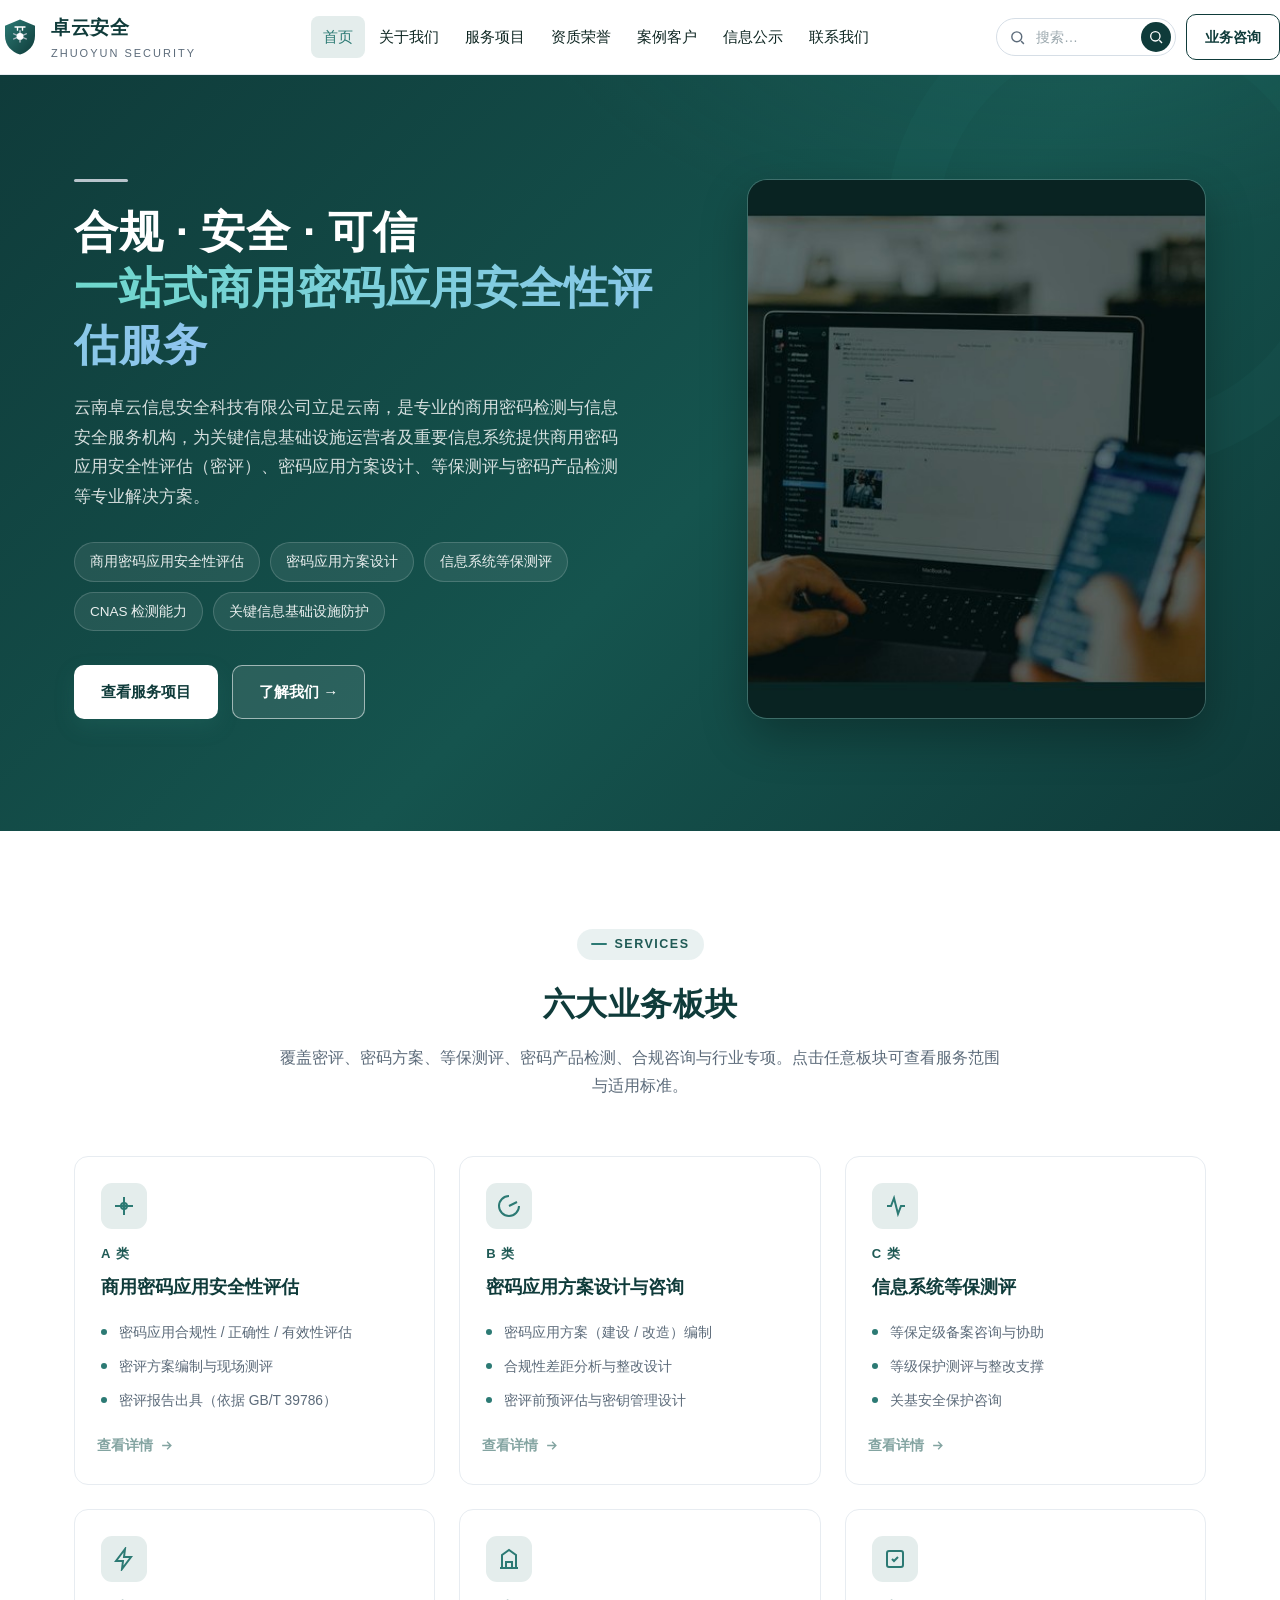
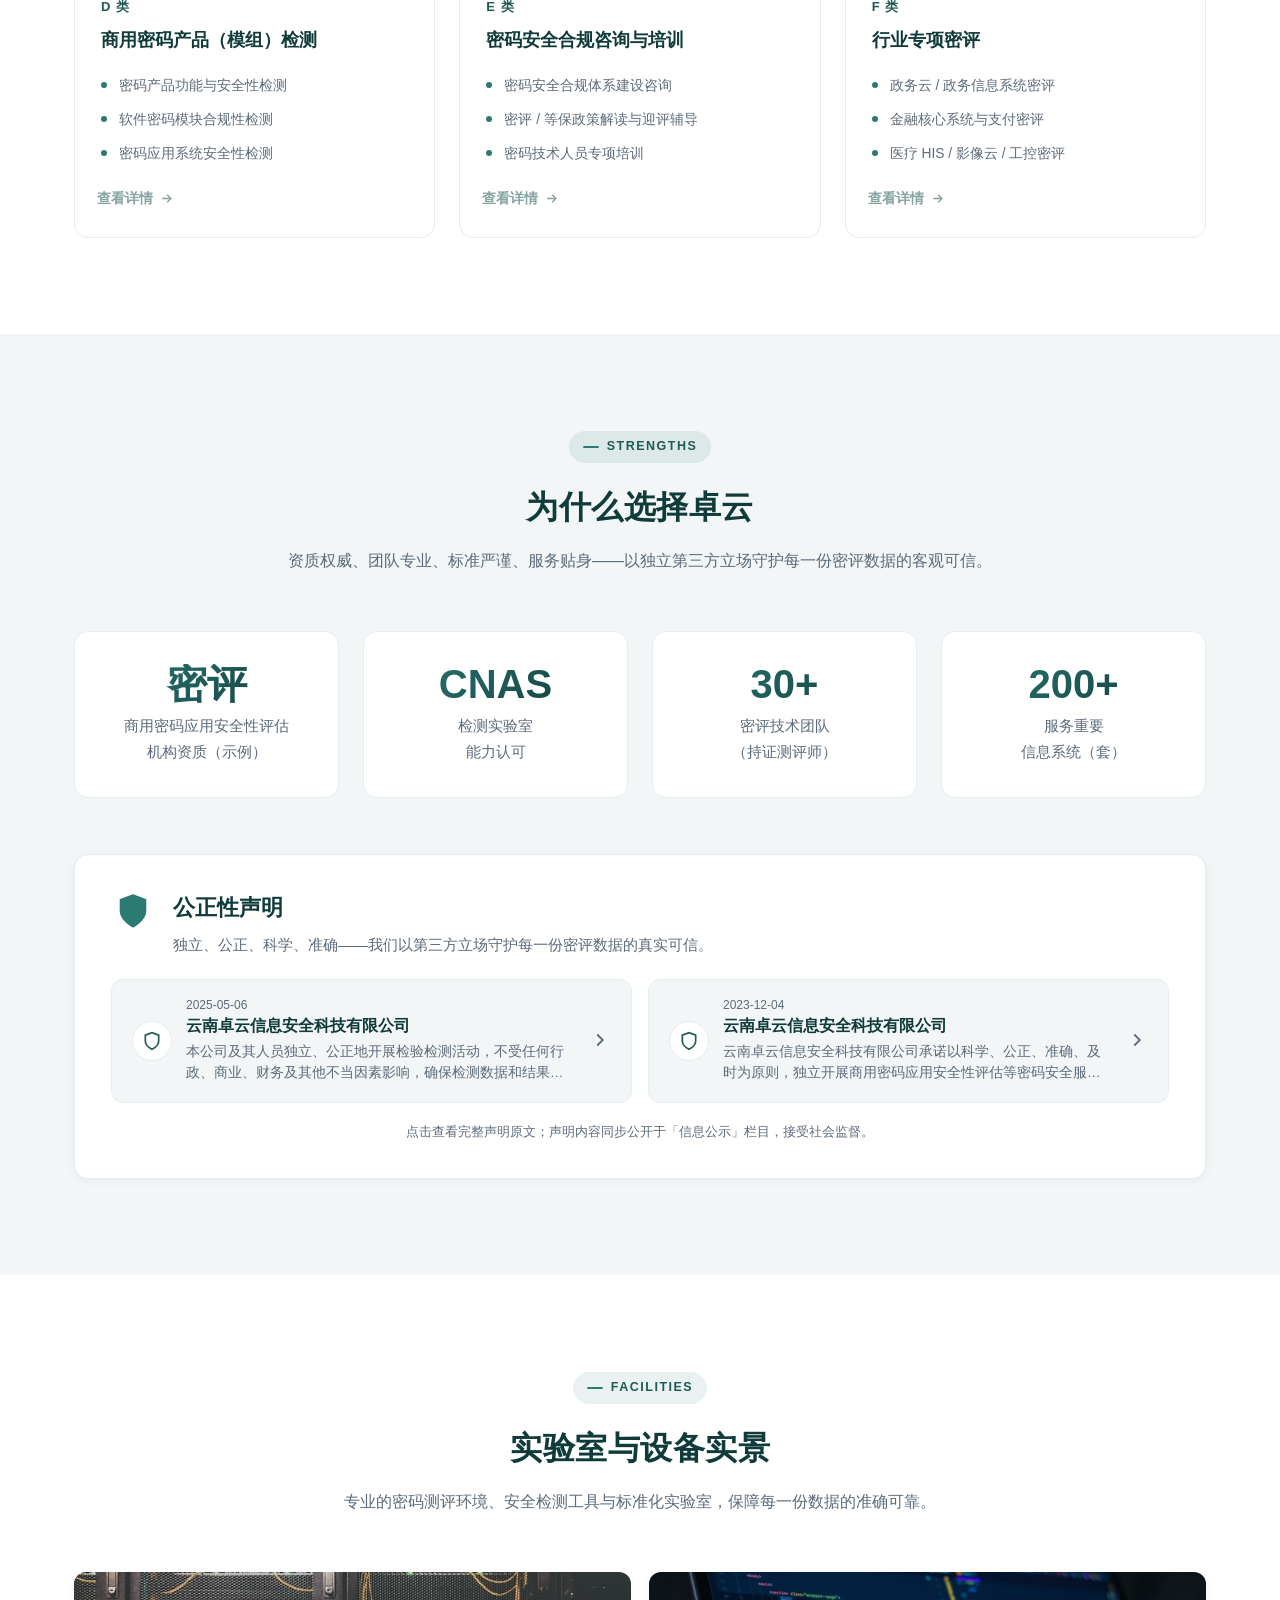
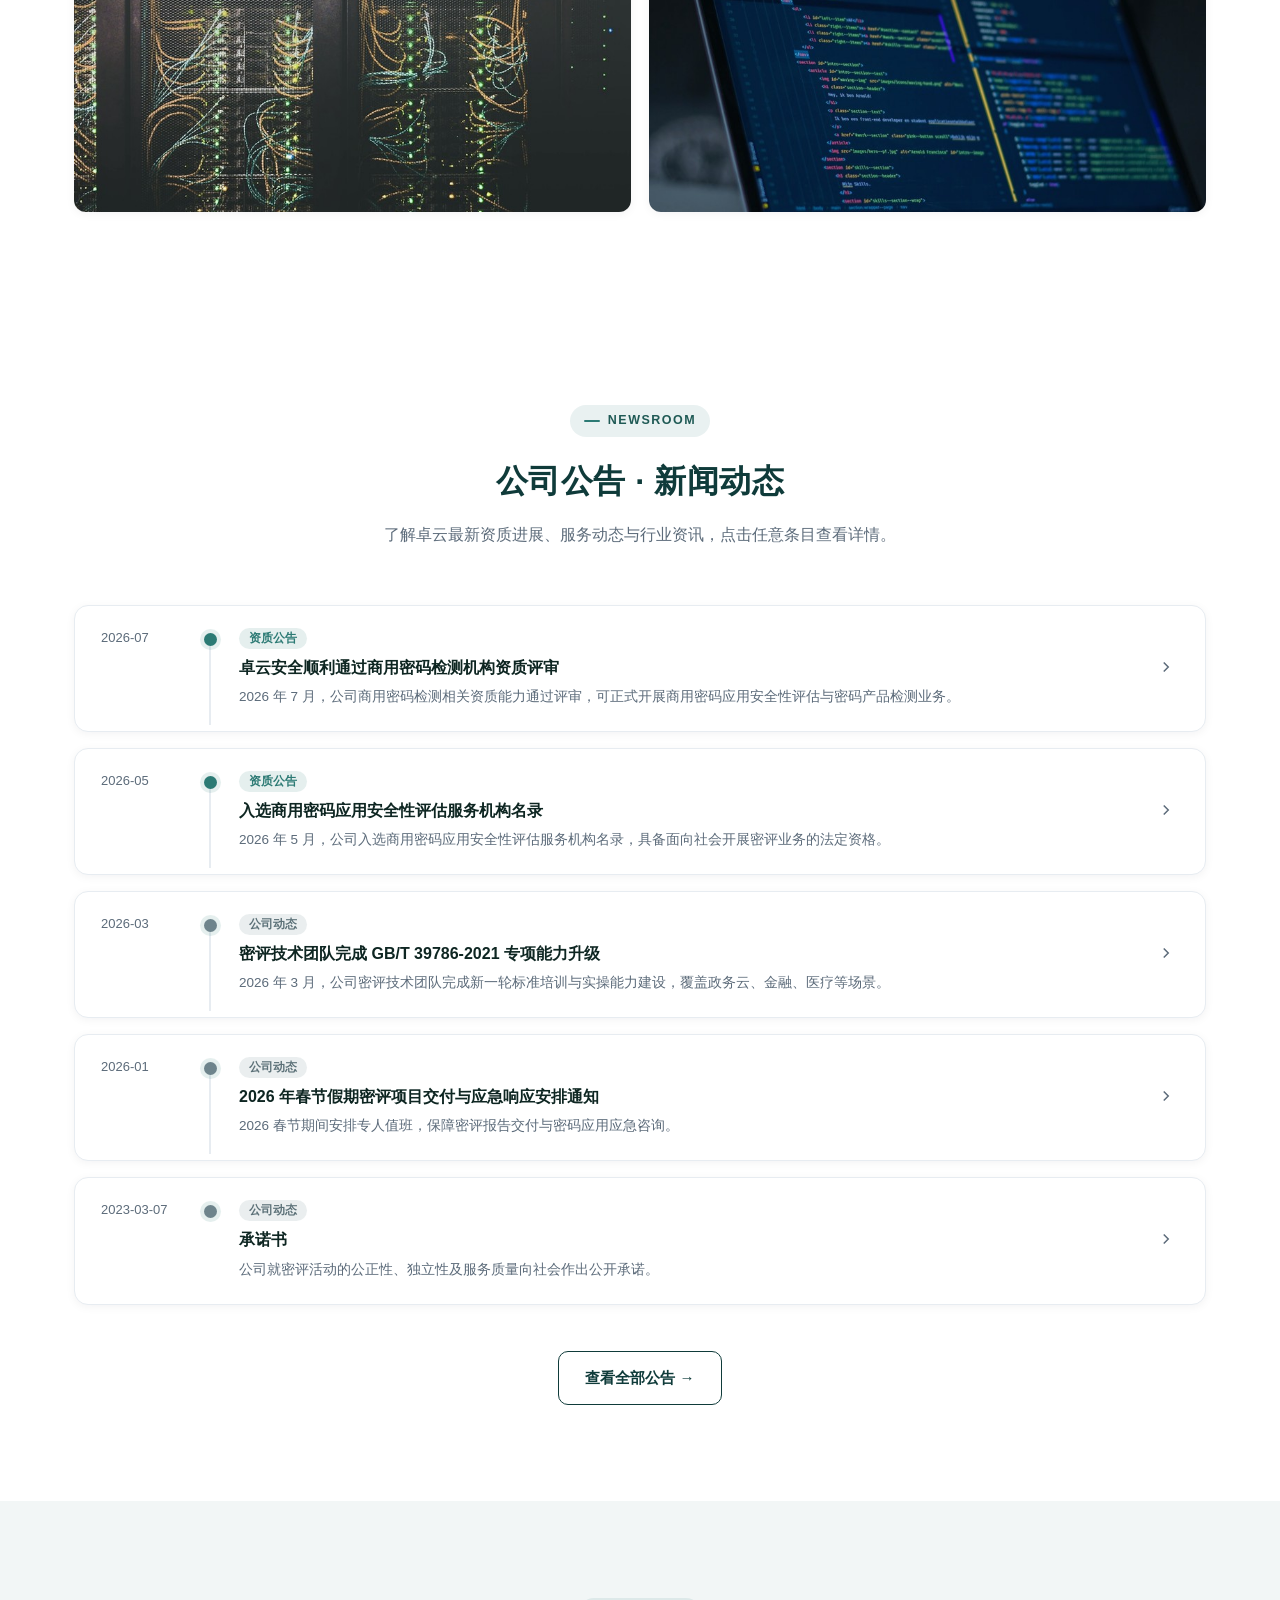
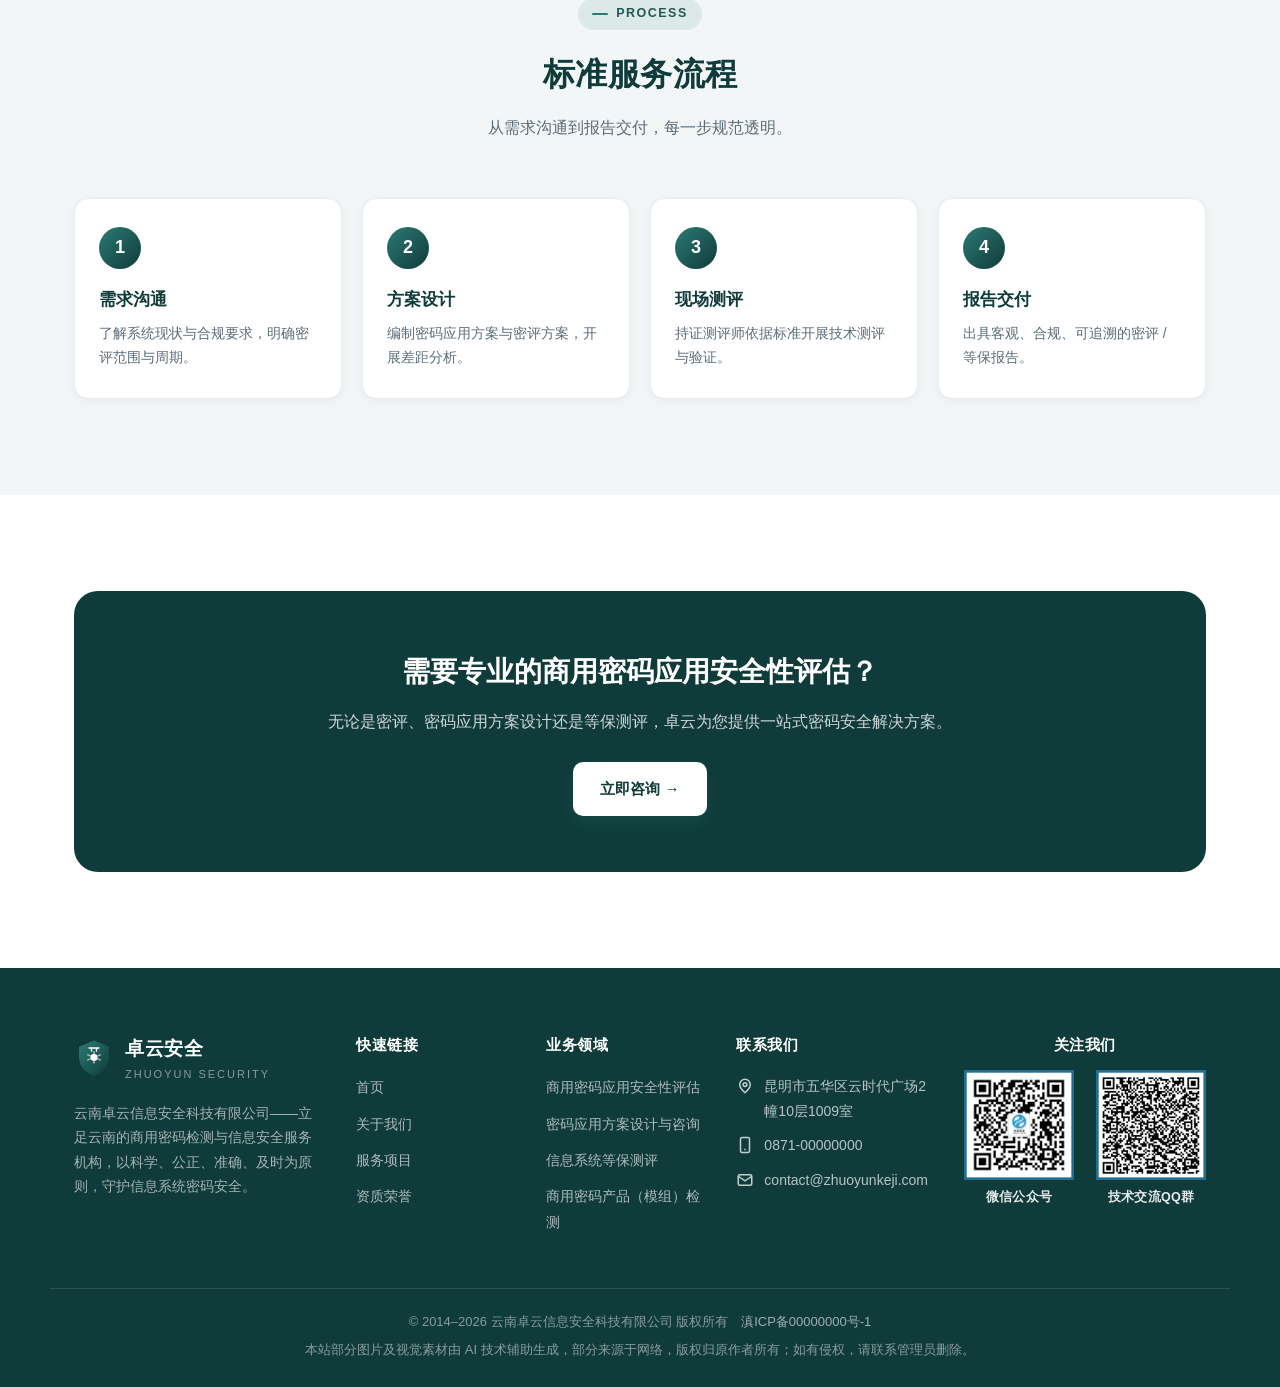
<file: index.html>
<!DOCTYPE html>
<html lang="zh-CN">
<head>
<meta charset="utf-8">
<meta name="viewport" content="width=device-width,initial-scale=1">
<title>云南卓云信息安全科技有限公司 | 商用密码应用安全性评估（密评）</title>
<meta name="description" content="云南卓云信息安全科技有限公司是立足云南的商用密码检测与信息安全服务机构，提供商用密码应用安全性评估（密评）、密码应用方案设计与咨询、信息系统等保测评、商用密码产品检测等专业服务。">
<link rel="icon" href="assets/img/favicon.svg">
<link rel="stylesheet" href="assets/css/style.css">
</head>
<body>
<!-- 导航 -->
<header class="nav">
  <div class="wrap nav-inner">
    <a class="brand" href="index.html"><img src="assets/img/logo.svg" alt="卓云安全"><span>卓云安全<small>ZHUOYUN SECURITY</small></span></a>
    <nav class="nav-links">
      <a href="index.html">首页</a>
      <a href="about.html">关于我们</a>
      <a href="services.html">服务项目</a>
      <a href="qualifications.html">资质荣誉</a>
      <a href="cases.html">案例客户</a>
            <a href="disclosure.html">信息公示</a>
      <a href="contact.html">联系我们</a>
    </nav>
    <div class="nav-cta">
      <form class="nav-search" action="search.html" method="get" role="search" onsubmit="var v=this.querySelector('input[name=q]').value.trim(); if(!v) return false; location.href='search.html?q='+encodeURIComponent(v); return false;">
        <svg class="ns-ico" viewBox="0 0 24 24" aria-hidden="true"><circle cx="11" cy="11" r="7"/><path d="M21 21l-4-4"/></svg>
        <input type="search" name="q" placeholder="搜索…" aria-label="站内搜索" autocomplete="off">
        <button type="submit" class="ns-btn" aria-label="搜索"><svg viewBox="0 0 24 24" aria-hidden="true"><circle cx="11" cy="11" r="7"/><path d="M21 21l-4-4"/></svg></button>
      </form>
      <a class="btn btn-outline" href="contact.html">业务咨询</a><a class="ns-icon-m" href="search.html" aria-label="搜索"><svg viewBox="0 0 24 24"><circle cx="11" cy="11" r="7"/><path d="M21 21l-4-4"/></svg></a>
      <button class="hamburger" aria-label="菜单"><span></span><span></span><span></span></button>
    </div>
  </div>
</header>

<!-- Hero -->
<section class="hero">
  <div class="wrap hero-grid">
    <div>
      <h1><span class="accent-bar"></span>合规 · 安全 · 可信<br><span class="hl">一站式商用密码应用安全性评估服务</span></h1>
      <p class="lead">云南卓云信息安全科技有限公司立足云南，是专业的商用密码检测与信息安全服务机构，为关键信息基础设施运营者及重要信息系统提供商用密码应用安全性评估（密评）、密码应用方案设计、等保测评与密码产品检测等专业解决方案。</p>
      <div class="hero-tags">
        <span>商用密码应用安全性评估</span><span>密码应用方案设计</span><span>信息系统等保测评</span><span>CNAS 检测能力</span><span>关键信息基础设施防护</span>
      </div>
      <div class="hero-cta">
        <a class="btn btn-primary" href="services.html">查看服务项目</a>
        <a class="btn btn-outline" href="about.html">了解我们 →</a>
      </div>
    </div>
    <div class="hero-side">
      <div class="hero-photo">
        <img src="assets/img/hero-photo.jpg" alt="数据中心与密码安全基础设施">
      </div>
    </div>
  </div>
</section>

<!-- 核心业务（可点击查看详情） -->
<section class="section">
  <div class="wrap">
    <div class="sec-head reveal">
      <span class="sec-tag">SERVICES</span>
      <h2>六大业务板块</h2>
      <p>覆盖密评、密码方案、等保测评、密码产品检测、合规咨询与行业专项。点击任意板块可查看服务范围与适用标准。</p>
    </div>
    <div class="grid grid-3">
      <div class="svc reveal clickable" role="button" tabindex="0" data-service="A">
        <div class="ico"><svg viewBox="0 0 24 24"><path d="M12 3v18M3 12h18"/><circle cx="12" cy="12" r="3"/></svg></div>
        <div class="code">A 类</div><h3>商用密码应用安全性评估</h3>
        <ul><li>密码应用合规性 / 正确性 / 有效性评估</li><li>密评方案编制与现场测评</li><li>密评报告出具（依据 GB/T 39786）</li></ul>
        <span class="more-link">查看详情 <svg viewBox="0 0 24 24"><path d="M5 12h14M13 6l6 6-6 6"/></svg></span>
      </div>
      <div class="svc reveal clickable" role="button" tabindex="0" data-service="B">
        <div class="ico"><svg viewBox="0 0 24 24"><path d="M12 2a10 10 0 1 0 10 10"/><path d="M12 12l8-4"/></svg></div>
        <div class="code">B 类</div><h3>密码应用方案设计与咨询</h3>
        <ul><li>密码应用方案（建设 / 改造）编制</li><li>合规性差距分析与整改设计</li><li>密评前预评估与密钥管理设计</li></ul>
        <span class="more-link">查看详情 <svg viewBox="0 0 24 24"><path d="M5 12h14M13 6l6 6-6 6"/></svg></span>
      </div>
      <div class="svc reveal clickable" role="button" tabindex="0" data-service="C">
        <div class="ico"><svg viewBox="0 0 24 24"><path d="M4 12h4l3-8 4 16 3-8h4"/></svg></div>
        <div class="code">C 类</div><h3>信息系统等保测评</h3>
        <ul><li>等保定级备案咨询与协助</li><li>等级保护测评与整改支撑</li><li>关基安全保护咨询</li></ul>
        <span class="more-link">查看详情 <svg viewBox="0 0 24 24"><path d="M5 12h14M13 6l6 6-6 6"/></svg></span>
      </div>
      <div class="svc reveal clickable" role="button" tabindex="0" data-service="D">
        <div class="ico"><svg viewBox="0 0 24 24"><path d="M13 2L4 14h7l-1 8 9-12h-7z"/></svg></div>
        <div class="code">D 类</div><h3>商用密码产品（模组）检测</h3>
        <ul><li>密码产品功能与安全性检测</li><li>软件密码模块合规性检测</li><li>密码应用系统安全性检测</li></ul>
        <span class="more-link">查看详情 <svg viewBox="0 0 24 24"><path d="M5 12h14M13 6l6 6-6 6"/></svg></span>
      </div>
      <div class="svc reveal clickable" role="button" tabindex="0" data-service="E">
        <div class="ico"><svg viewBox="0 0 24 24"><path d="M3 21h18M5 21V8l7-5 7 5v13"/><path d="M9 21v-6h6v6"/></svg></div>
        <div class="code">E 类</div><h3>密码安全合规咨询与培训</h3>
        <ul><li>密码安全合规体系建设咨询</li><li>密评 / 等保政策解读与迎评辅导</li><li>密码技术人员专项培训</li></ul>
        <span class="more-link">查看详情 <svg viewBox="0 0 24 24"><path d="M5 12h14M13 6l6 6-6 6"/></svg></span>
      </div>
      <div class="svc reveal clickable" role="button" tabindex="0" data-service="F">
        <div class="ico"><svg viewBox="0 0 24 24"><rect x="4" y="4" width="16" height="16" rx="2"/><path d="M9 12l2 2 4-4"/></svg></div>
        <div class="code">F 类</div><h3>行业专项密评</h3>
        <ul><li>政务云 / 政务信息系统密评</li><li>金融核心系统与支付密评</li><li>医疗 HIS / 影像云 / 工控密评</li></ul>
        <span class="more-link">查看详情 <svg viewBox="0 0 24 24"><path d="M5 12h14M13 6l6 6-6 6"/></svg></span>
      </div>
    </div>
  </div>
</section>

<!-- 资质亮点 -->
<section class="section soft">
  <div class="wrap">
    <div class="sec-head reveal">
      <span class="sec-tag">STRENGTHS</span>
      <h2>为什么选择卓云</h2>
      <p>资质权威、团队专业、标准严谨、服务贴身——以独立第三方立场守护每一份密评数据的客观可信。</p>
    </div>
    <div class="stats reveal">
      <div class="stat"><div class="num">密评</div><div class="lbl">商用密码应用安全性评估<br>机构资质（示例）</div></div>
      <div class="stat"><div class="num">CNAS</div><div class="lbl">检测实验室<br>能力认可</div></div>
      <div class="stat"><div class="num">30+</div><div class="lbl">密评技术团队<br>（持证测评师）</div></div>
      <div class="stat"><div class="num">200+</div><div class="lbl">服务重要<br>信息系统（套）</div></div>
    </div>

    <div class="impartiality reveal">
      <div class="impartiality-head">
        <svg viewBox="0 0 24 24" aria-hidden="true"><path d="M12 22s8-4 8-10V5l-8-3-8 3v7c0 6 8 10 8 10z"/></svg>
        <div>
          <h3>公正性声明</h3>
          <p>独立、公正、科学、准确——我们以第三方立场守护每一份密评数据的真实可信。</p>
        </div>
      </div>
      <div class="impartiality-list" id="impartialityList"></div>
      <p class="impartiality-note">点击查看完整声明原文；声明内容同步公开于「信息公示」栏目，接受社会监督。</p>
    </div>
  </div>
</section>

<!-- 实验室与设备实景 -->
<section class="section">
  <div class="wrap">
    <div class="sec-head reveal">
      <span class="sec-tag">FACILITIES</span>
      <h2>实验室与设备实景</h2>
      <p>专业的密码测评环境、安全检测工具与标准化实验室，保障每一份数据的准确可靠。</p>
    </div>
    <div class="home-gallery reveal">
      <img src="assets/img/home1.jpg" alt="卓云安全实验室实景 1" loading="lazy" onerror="this.style.display='none'">
      <img src="assets/img/home3.jpg" alt="卓云安全实验室实景 3" loading="lazy" onerror="this.style.display='none'">
    </div>
  </div>
</section>

<!-- 公司公告 / 新闻动态（可视化时间线） -->
<section class="section">
  <div class="wrap">
    <div class="sec-head reveal">
      <span class="sec-tag">NEWSROOM</span>
      <h2>公司公告 · 新闻动态</h2>
      <p>了解卓云最新资质进展、服务动态与行业资讯，点击任意条目查看详情。</p>
    </div>
    <div class="announce-timeline reveal" id="announceList"></div>
    <div class="ann-more"><a class="btn btn-outline" href="news.html">查看全部公告 →</a></div>
  </div>
</section>

<!-- 服务流程 -->
<section class="section soft">
  <div class="wrap">
    <div class="sec-head reveal">
      <span class="sec-tag">PROCESS</span>
      <h2>标准服务流程</h2>
      <p>从需求沟通到报告交付，每一步规范透明。</p>
    </div>
    <div class="flow reveal">
      <div class="step"><div class="n"></div><h4>需求沟通</h4><p>了解系统现状与合规要求，明确密评范围与周期。</p></div>
      <div class="step"><div class="n"></div><h4>方案设计</h4><p>编制密码应用方案与密评方案，开展差距分析。</p></div>
      <div class="step"><div class="n"></div><h4>现场测评</h4><p>持证测评师依据标准开展技术测评与验证。</p></div>
      <div class="step"><div class="n"></div><h4>报告交付</h4><p>出具客观、合规、可追溯的密评 / 等保报告。</p></div>
    </div>
  </div>
</section>

<!-- CTA -->
<section class="section">
  <div class="wrap">
    <div class="cta reveal">
      <h2>需要专业的商用密码应用安全性评估？</h2>
      <p>无论是密评、密码应用方案设计还是等保测评，卓云为您提供一站式密码安全解决方案。</p>
      <a class="btn btn-primary" href="contact.html">立即咨询 →</a>
    </div>
  </div>
</section>

<!-- 页脚 -->
<footer class="footer">
  <div class="wrap footer-grid">
    <div>
      <div class="brand"><img src="assets/img/logo.svg" alt="卓云安全" style="width:40px;height:40px"><span>卓云安全<small>ZHUOYUN SECURITY</small></span></div>
      <p class="desc">云南卓云信息安全科技有限公司——立足云南的商用密码检测与信息安全服务机构，以科学、公正、准确、及时为原则，守护信息系统密码安全。</p>
    </div>
    <div><h5>快速链接</h5><ul>
      <li><a href="index.html">首页</a></li><li><a href="about.html">关于我们</a></li>
      <li><a href="services.html">服务项目</a></li><li><a href="qualifications.html">资质荣誉</a></li>
    </ul></div>
    <div><h5>业务领域</h5><ul>
      <li><a href="services.html#crypto-eval">商用密码应用安全性评估</a></li><li><a href="services.html#crypto-design">密码应用方案设计与咨询</a></li>
      <li><a href="services.html#dengbao">信息系统等保测评</a></li><li><a href="services.html#product-test">商用密码产品（模组）检测</a></li>
    </ul></div>
    <div><h5>联系我们</h5>
      <div class="contact-line"><svg viewBox="0 0 24 24"><path d="M12 21s-7-6-7-11a7 7 0 0 1 14 0c0 5-7 11-7 11z"/><circle cx="12" cy="10" r="2.5"/></svg><span>昆明市五华区云时代广场2幢10层1009室</span></div>
      <div class="contact-line"><svg viewBox="0 0 24 24"><rect x="6" y="2" width="12" height="20" rx="2"/><path d="M11 18h2"/></svg><span>0871-00000000</span></div>
      <div class="contact-line"><svg viewBox="0 0 24 24"><rect x="3" y="5" width="18" height="14" rx="2"/><path d="M3 7l9 6 9-6"/></svg><span>contact@zhuoyunkeji.com</span></div>
    </div>
    <div class="footer-qr"><h5>关注我们</h5><div class="qr-duo"><div class="qr-single"><img src="assets/img/wechat-qr.png" alt="微信公众号"><span>微信公众号</span></div><div class="qr-single"><img src="assets/img/qq-group-qr.png" alt="技术交流QQ群"><span>技术交流QQ群</span></div></div></div>
  </div>
  <div class="wrap footer-bottom">
    <p>© 2014–2026 云南卓云信息安全科技有限公司 版权所有　<a href="https://beian.miit.gov.cn/" target="_blank" rel="noopener">滇ICP备00000000号-1</a></p>
    <p>本站部分图片及视觉素材由 AI 技术辅助生成，部分来源于网络，版权归原作者所有；如有侵权，请联系管理员删除。</p>
  </div>
</footer>

<div class="totop" aria-label="返回顶部"><svg viewBox="0 0 24 24"><path d="M12 19V5M5 12l7-7 7 7"/></svg></div>

<!-- 弹窗容器 -->
<div class="modal-overlay" id="modalOverlay" aria-hidden="true">
  <div class="modal-dialog" role="dialog" aria-modal="true" aria-labelledby="modalTitle">
    <div class="modal-head">
      <span class="m-tag" id="modalTag"></span>
      <h3 id="modalTitle"></h3>
      <button class="modal-close" id="modalClose" aria-label="关闭"><svg viewBox="0 0 24 24"><path d="M6 6l12 12M18 6L6 18"/></svg></button>
    </div>
    <div class="modal-body" id="modalBody"></div>
  </div>
</div>

<script src="assets/js/main.js" defer></script>
</body>
</html>
</file>
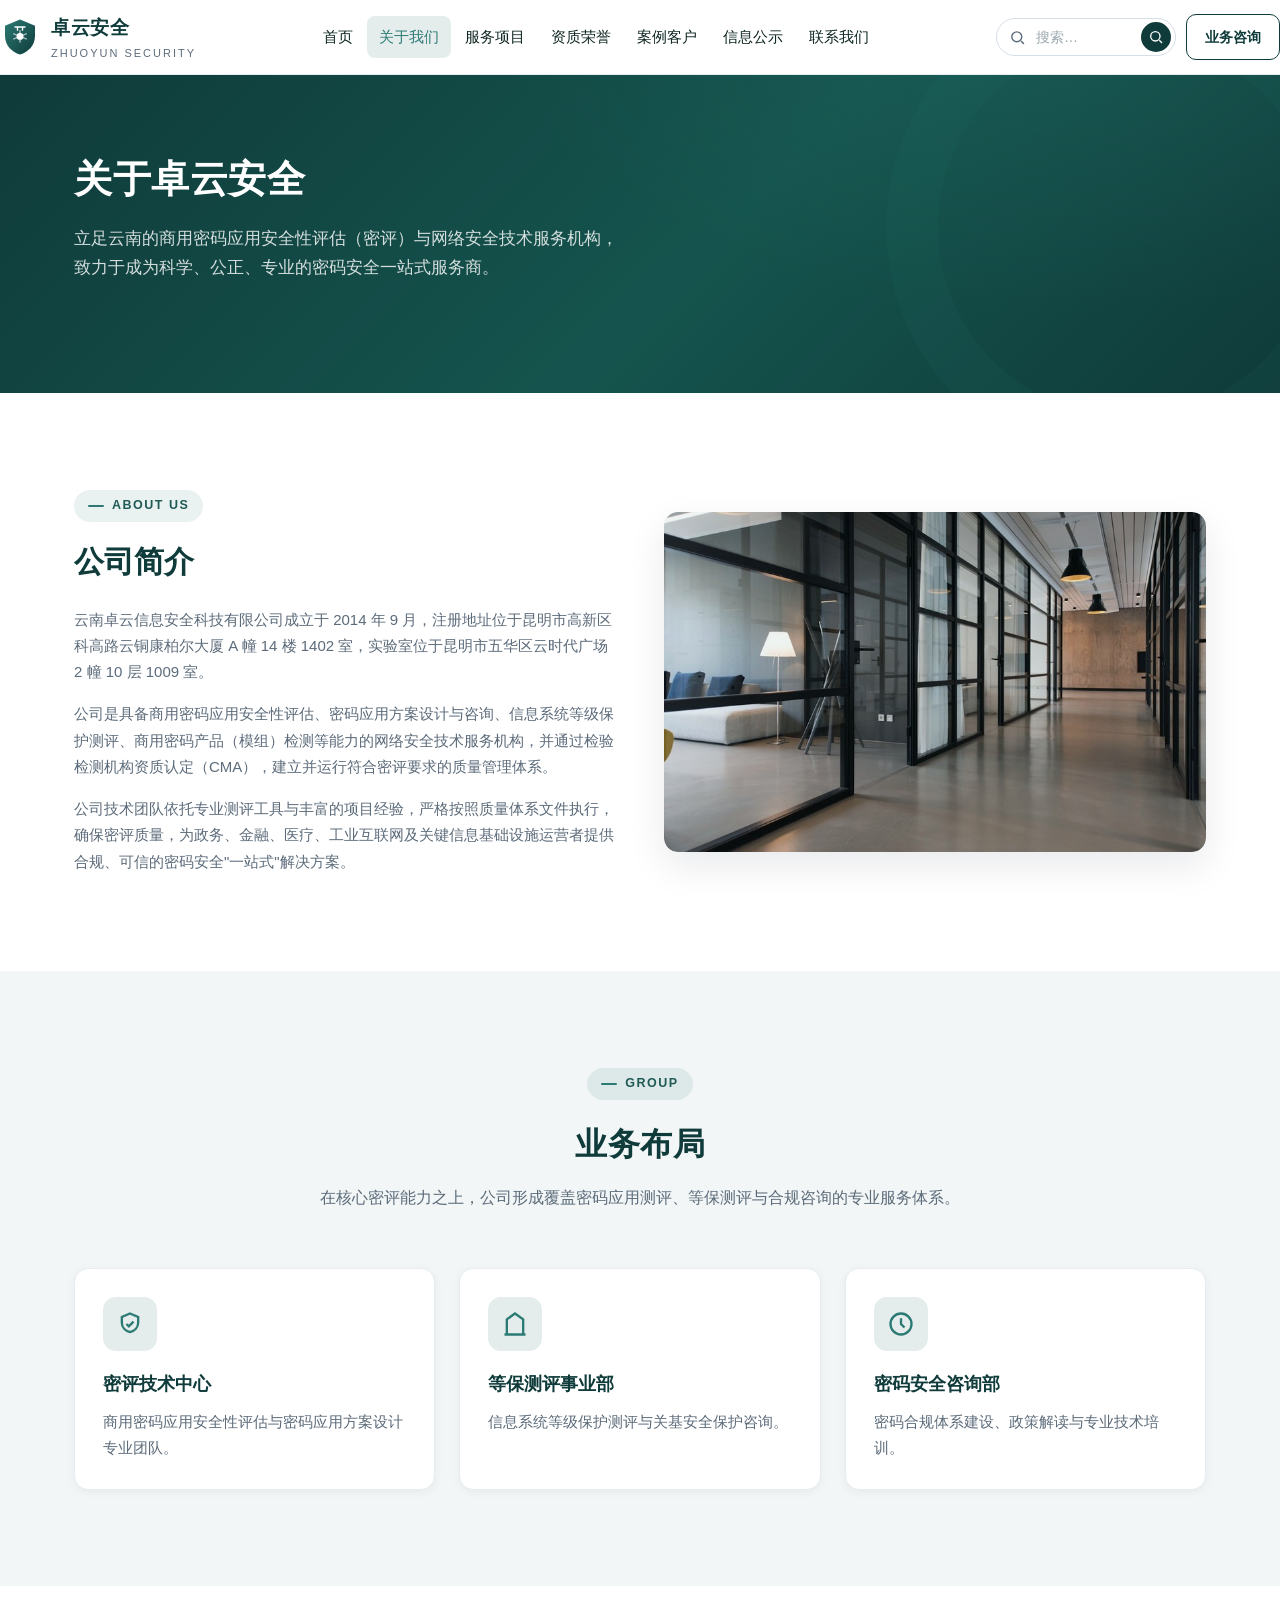
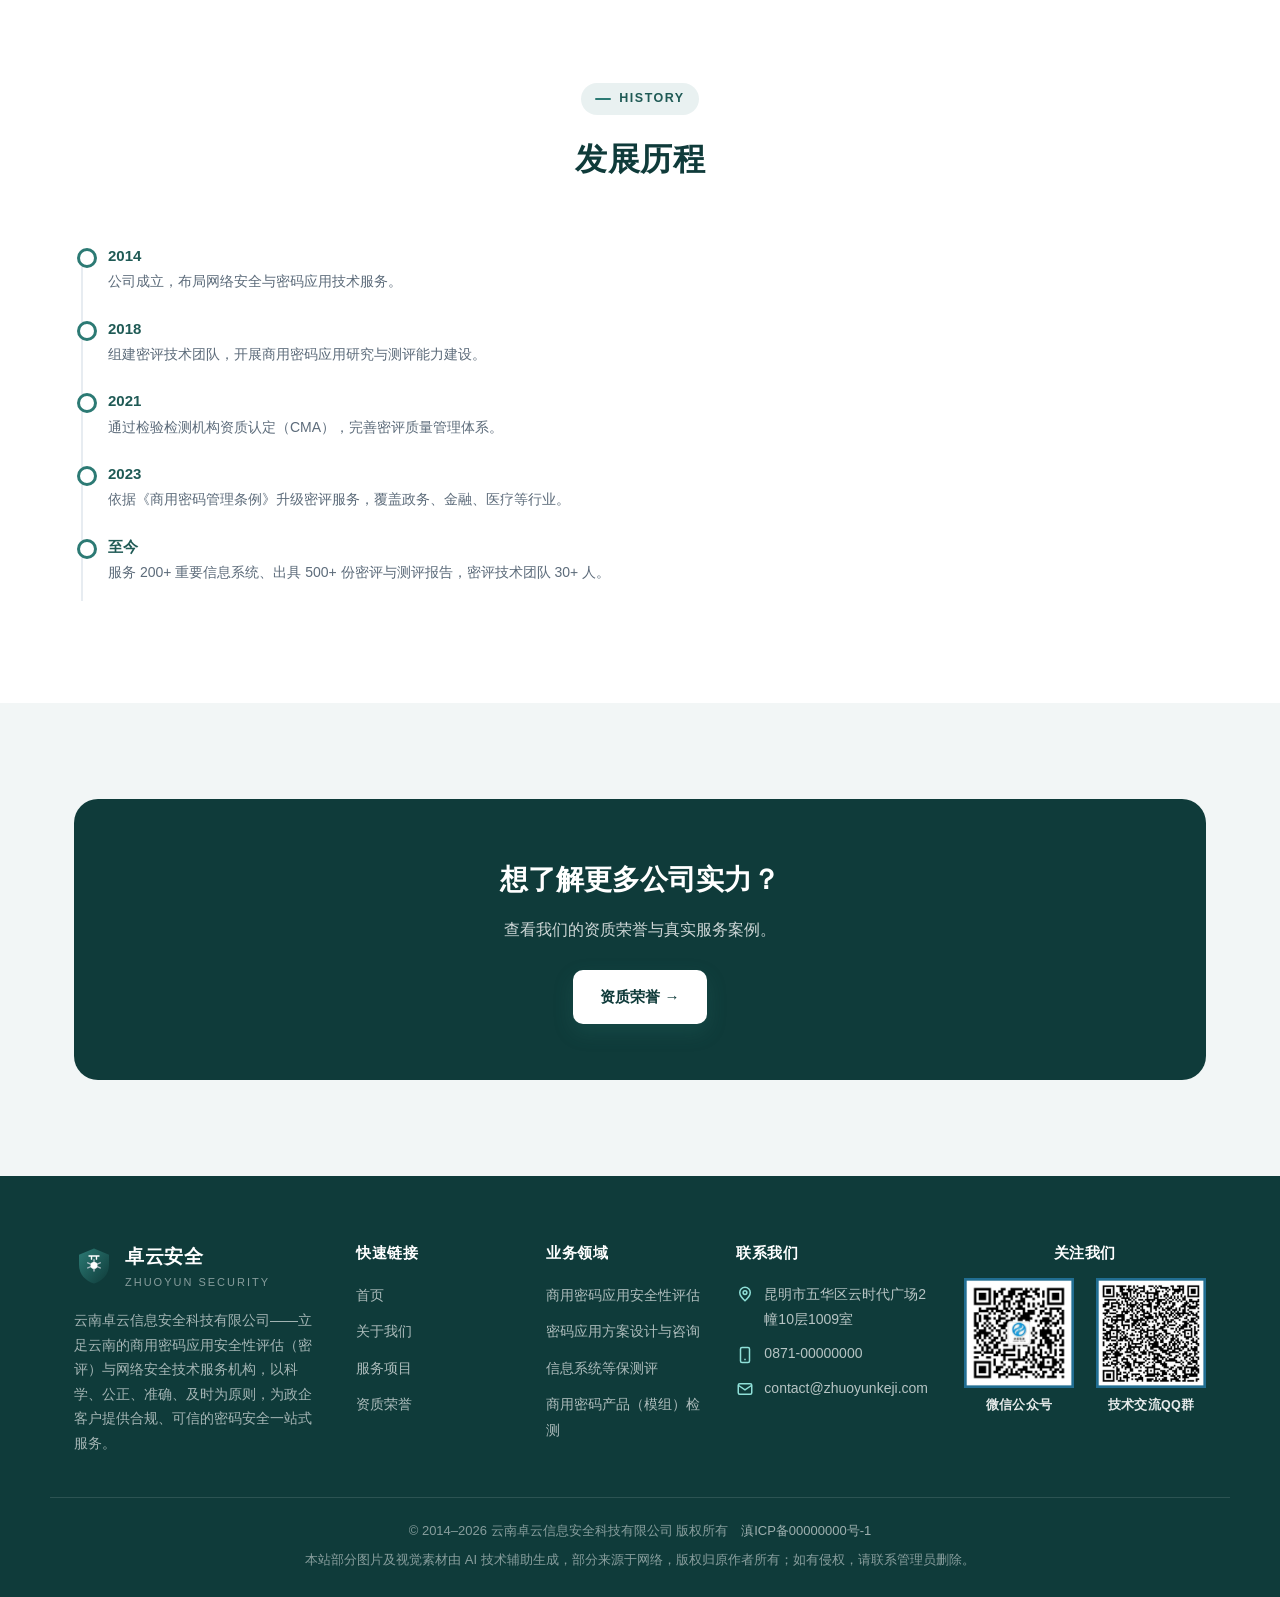
<file: about.html>
<!DOCTYPE html>
<html lang="zh-CN">
<head>
<meta charset="utf-8">
<meta name="viewport" content="width=device-width,initial-scale=1">
<title>关于我们 | 云南卓云信息安全科技有限公司</title>
<meta name="description" content="云南卓云信息安全科技有限公司是立足云南的商用密码应用安全性评估（密评）与网络安全技术服务机构，提供密评、密码应用方案设计、等保测评与商用密码产品检测等服务。">
<link rel="icon" href="assets/img/favicon.svg">
<link rel="stylesheet" href="assets/css/style.css">
</head>
<body>
<header class="nav">
  <div class="wrap nav-inner">
    <a class="brand" href="index.html"><img src="assets/img/logo.svg" alt="卓云安全"><span>卓云安全<small>ZHUOYUN SECURITY</small></span></a>
    <nav class="nav-links">
      <a href="index.html">首页</a>
      <a href="about.html">关于我们</a>
      <a href="services.html">服务项目</a>
      <a href="qualifications.html">资质荣誉</a>
      <a href="cases.html">案例客户</a>
            <a href="disclosure.html">信息公示</a>
      <a href="contact.html">联系我们</a>
    </nav>
    <div class="nav-cta"><form class="nav-search" action="search.html" method="get" role="search" onsubmit="var v=this.querySelector('input[name=q]').value.trim(); if(!v) return false; location.href='search.html?q='+encodeURIComponent(v); return false;">
        <svg class="ns-ico" viewBox="0 0 24 24" aria-hidden="true"><circle cx="11" cy="11" r="7"/><path d="M21 21l-4-4"/></svg>
        <input type="search" name="q" placeholder="搜索…" aria-label="站内搜索" autocomplete="off">
        <button type="submit" class="ns-btn" aria-label="搜索"><svg viewBox="0 0 24 24" aria-hidden="true"><circle cx="11" cy="11" r="7"/><path d="M21 21l-4-4"/></svg></button>
      </form>
      <a class="btn btn-outline" href="contact.html">业务咨询</a><a class="ns-icon-m" href="search.html" aria-label="搜索"><svg viewBox="0 0 24 24"><circle cx="11" cy="11" r="7"/><path d="M21 21l-4-4"/></svg></a><button class="hamburger" aria-label="菜单"><span></span><span></span><span></span></button></div>
  </div>
</header>

<section class="hero" style="padding:80px 0">
  <div class="wrap">
    <h1 style="font-size:38px">关于卓云安全</h1>
    <p class="lead">立足云南的商用密码应用安全性评估（密评）与网络安全技术服务机构，致力于成为科学、公正、专业的密码安全一站式服务商。</p>
  </div>
</section>

<section class="section">
  <div class="wrap about-grid">
    <div class="reveal">
      <div class="sec-tag" style="margin-bottom:14px">ABOUT US</div>
      <h2 style="font-size:30px;color:var(--navy);margin-bottom:18px">公司简介</h2>
      <p style="color:var(--muted);margin-bottom:16px">云南卓云信息安全科技有限公司成立于 2014 年 9 月，注册地址位于昆明市高新区科高路云铜康柏尔大厦 A 幢 14 楼 1402 室，实验室位于昆明市五华区云时代广场 2 幢 10 层 1009 室。</p>
      <p style="color:var(--muted);margin-bottom:16px">公司是具备商用密码应用安全性评估、密码应用方案设计与咨询、信息系统等级保护测评、商用密码产品（模组）检测等能力的网络安全技术服务机构，并通过检验检测机构资质认定（CMA），建立并运行符合密评要求的质量管理体系。</p>
      <p style="color:var(--muted)">公司技术团队依托专业测评工具与丰富的项目经验，严格按照质量体系文件执行，确保密评质量，为政务、金融、医疗、工业互联网及关键信息基础设施运营者提供合规、可信的密码安全"一站式"解决方案。</p>
    </div>
    <div class="reveal about-figure" style="background:linear-gradient(135deg,var(--bg-soft-2),#e3f3f2);min-height:340px;display:flex;align-items:center;justify-content:center;flex-direction:column;gap:10px;color:var(--teal-dk);text-align:center;border-radius:14px;overflow:hidden">
      <img src="assets/img/about-hero.jpg" alt="卓云安全办公与实验室" style="width:100%;height:100%;object-fit:cover;min-height:340px" onerror="this.style.display='none'">
    </div>
  </div>
</section>

<section class="section soft">
  <div class="wrap">
    <div class="sec-head reveal"><span class="sec-tag">GROUP</span><h2>业务布局</h2><p>在核心密评能力之上，公司形成覆盖密码应用测评、等保测评与合规咨询的专业服务体系。</p></div>
    <div class="grid grid-3">
      <div class="card reveal"><div class="ico"><svg viewBox="0 0 24 24"><path d="M12 3l7 3v5c0 4-3 7-7 8-4-1-7-4-7-8V6z"/><path d="M9 12l2 2 4-4"/></svg></div><h3>密评技术中心</h3><p>商用密码应用安全性评估与密码应用方案设计专业团队。</p></div>
      <div class="card reveal"><div class="ico"><svg viewBox="0 0 24 24"><path d="M3 21h18M5 21V8l7-5 7 5v13"/></svg></div><h3>等保测评事业部</h3><p>信息系统等级保护测评与关基安全保护咨询。</p></div>
      <div class="card reveal"><div class="ico"><svg viewBox="0 0 24 24"><circle cx="12" cy="12" r="9"/><path d="M12 7v5l3 3"/></svg></div><h3>密码安全咨询部</h3><p>密码合规体系建设、政策解读与专业技术培训。</p></div>
    </div>
  </div>
</section>

<section class="section">
  <div class="wrap">
    <div class="sec-head reveal"><span class="sec-tag">HISTORY</span><h2>发展历程</h2></div>
    <ul class="timeline reveal">
      <li><div class="yr">2014</div><div class="tx">公司成立，布局网络安全与密码应用技术服务。</div></li>
      <li><div class="yr">2018</div><div class="tx">组建密评技术团队，开展商用密码应用研究与测评能力建设。</div></li>
      <li><div class="yr">2021</div><div class="tx">通过检验检测机构资质认定（CMA），完善密评质量管理体系。</div></li>
      <li><div class="yr">2023</div><div class="tx">依据《商用密码管理条例》升级密评服务，覆盖政务、金融、医疗等行业。</div></li>
      <li><div class="yr">至今</div><div class="tx">服务 200+ 重要信息系统、出具 500+ 份密评与测评报告，密评技术团队 30+ 人。</div></li>
    </ul>
  </div>
</section>

<section class="section soft">
  <div class="wrap"><div class="cta reveal"><h2>想了解更多公司实力？</h2><p>查看我们的资质荣誉与真实服务案例。</p><a class="btn btn-primary" href="qualifications.html">资质荣誉 →</a></div></div>
</section>

<footer class="footer">
  <div class="wrap footer-grid">
    <div><div class="brand"><img src="assets/img/logo.svg" alt="卓云安全" style="width:40px;height:40px"><span>卓云安全<small>ZHUOYUN SECURITY</small></span></div><p class="desc">云南卓云信息安全科技有限公司——立足云南的商用密码应用安全性评估（密评）与网络安全技术服务机构，以科学、公正、准确、及时为原则，为政企客户提供合规、可信的密码安全一站式服务。</p></div>
    <div><h5>快速链接</h5><ul><li><a href="index.html">首页</a></li><li><a href="about.html">关于我们</a></li><li><a href="services.html">服务项目</a></li><li><a href="qualifications.html">资质荣誉</a></li></ul></div>
    <div><h5>业务领域</h5><ul><li><a href="services.html#crypto-eval">商用密码应用安全性评估</a></li><li><a href="services.html#crypto-design">密码应用方案设计与咨询</a></li><li><a href="services.html#dengbao">信息系统等保测评</a></li><li><a href="services.html#product-test">商用密码产品（模组）检测</a></li></ul></div>
    <div><h5>联系我们</h5><div class="contact-line" style="display:flex;gap:10px;align-items:flex-start;margin-bottom:10px"><svg viewBox="0 0 24 24" fill="none" stroke-width="2" style="width:18px;height:18px;stroke:#8fe0d8;flex:0 0 18px;margin-top:3px"><path d="M12 21s-7-6-7-11a7 7 0 0 1 14 0c0 5-7 11-7 11z"/><circle cx="12" cy="10" r="2.5"/></svg><span style="font-size:14px;color:rgba(255,255,255,.7)">昆明市五华区云时代广场2幢10层1009室</span></div><div class="contact-line" style="display:flex;gap:10px;align-items:center;margin-bottom:10px"><svg viewBox="0 0 24 24" fill="none" stroke-width="2" style="width:18px;height:18px;stroke:#8fe0d8;flex:0 0 18px"><rect x="6" y="2" width="12" height="20" rx="2"/><path d="M11 18h2"/></svg><span style="font-size:14px;color:rgba(255,255,255,.7)">0871-00000000</span></div><div class="contact-line" style="display:flex;gap:10px;align-items:center"><svg viewBox="0 0 24 24" fill="none" stroke-width="2" style="width:18px;height:18px;stroke:#8fe0d8;flex:0 0 18px"><rect x="3" y="5" width="18" height="14" rx="2"/><path d="M3 7l9 6 9-6"/></svg><span style="font-size:14px;color:rgba(255,255,255,.7)">contact@zhuoyunkeji.com</span></div></div>
    <div class="footer-qr"><h5>关注我们</h5><div class="qr-duo"><div class="qr-single"><img src="assets/img/wechat-qr.png" alt="微信公众号"><span>微信公众号</span></div><div class="qr-single"><img src="assets/img/qq-group-qr.png" alt="技术交流QQ群"><span>技术交流QQ群</span></div></div></div>
  </div>
  <div class="wrap footer-bottom">
    <p>© 2014–2026 云南卓云信息安全科技有限公司 版权所有　<a href="https://beian.miit.gov.cn/" target="_blank" rel="noopener">滇ICP备00000000号-1</a></p>
    <p>本站部分图片及视觉素材由 AI 技术辅助生成，部分来源于网络，版权归原作者所有；如有侵权，请联系管理员删除。</p>
  </div>
</footer>
<div class="totop" aria-label="返回顶部"><svg viewBox="0 0 24 24"><path d="M12 19V5M5 12l7-7 7 7"/></svg></div>

<div class="modal-overlay" id="modalOverlay" aria-hidden="true">
  <div class="modal-dialog" role="dialog" aria-modal="true" aria-labelledby="modalTitle">
    <div class="modal-head">
      <span class="m-tag" id="modalTag"></span>
      <h3 id="modalTitle"></h3>
      <button class="modal-close" id="modalClose" aria-label="关闭"><svg viewBox="0 0 24 24"><path d="M6 6l12 12M18 6L6 18"/></svg></button>
    </div>
    <div class="modal-body" id="modalBody"></div>
  </div>
</div>

<script src="assets/js/main.js"></script>
</body>
</html>
</file>
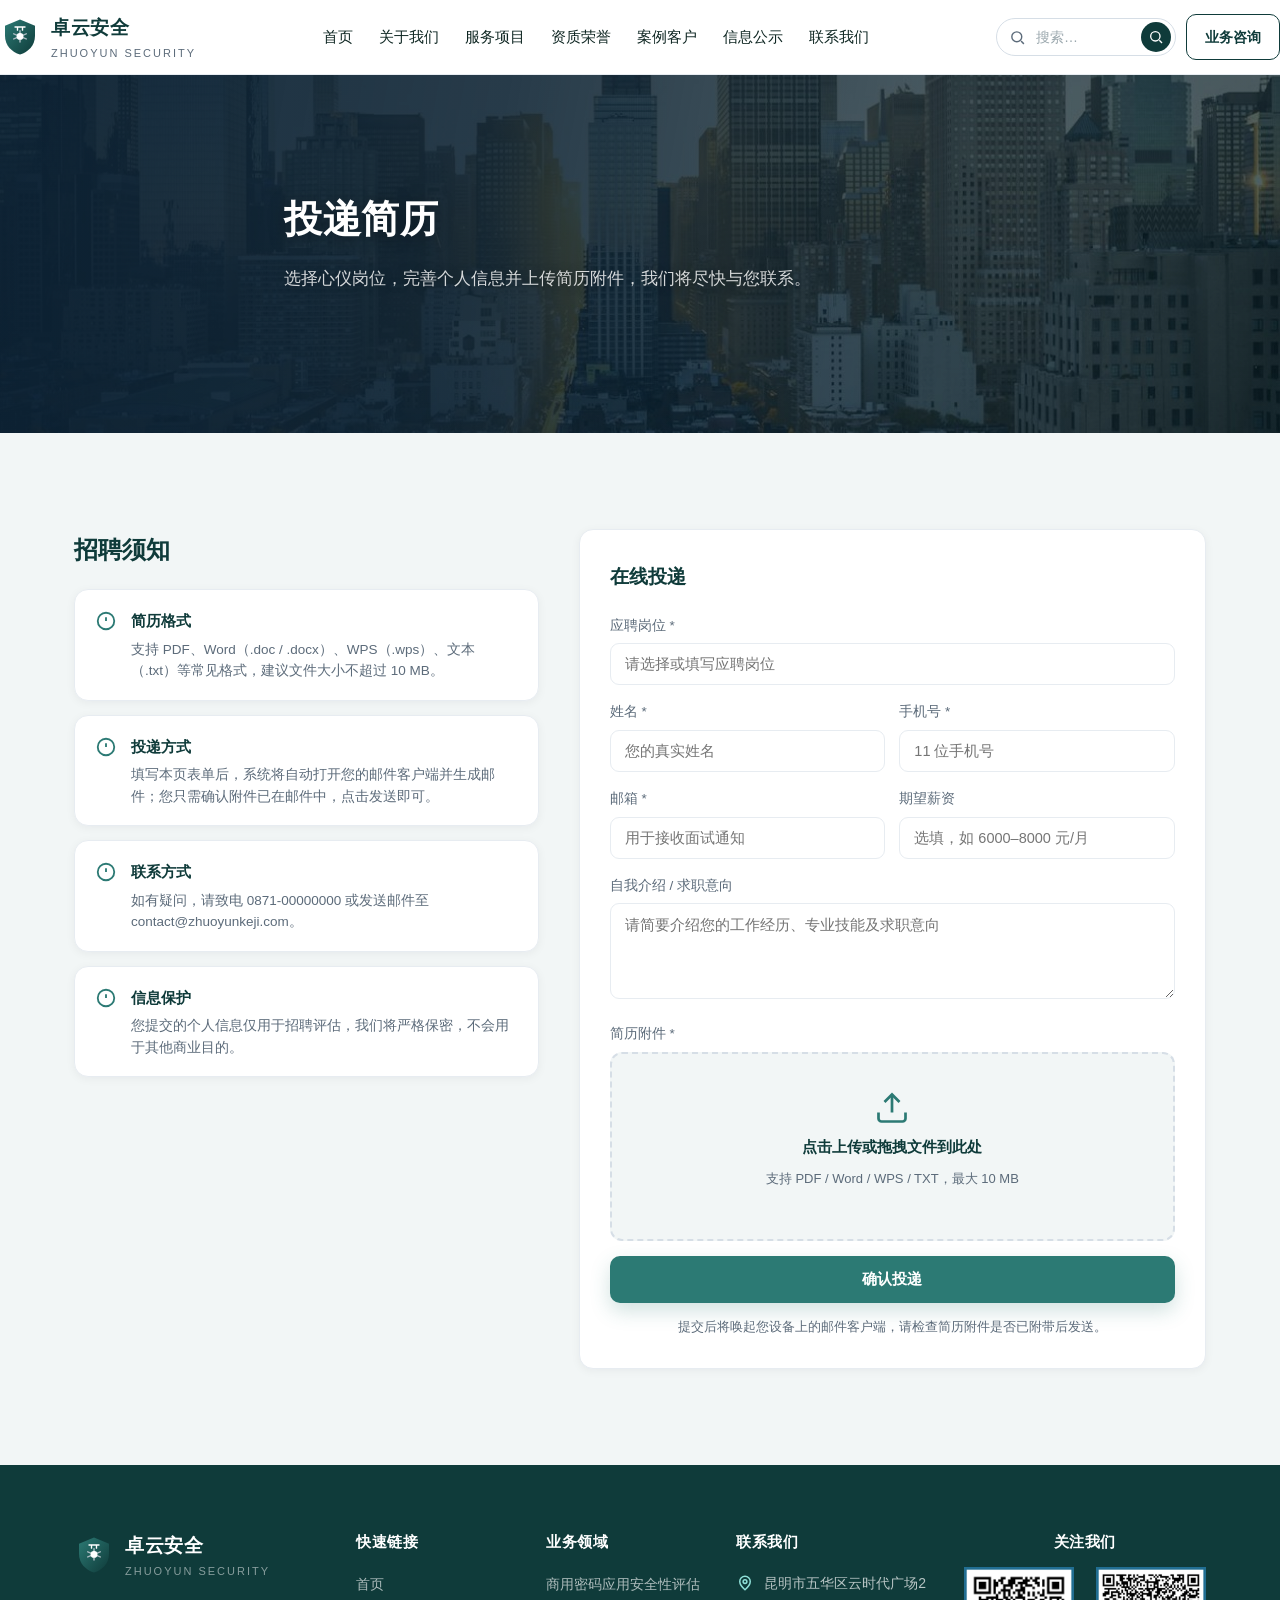
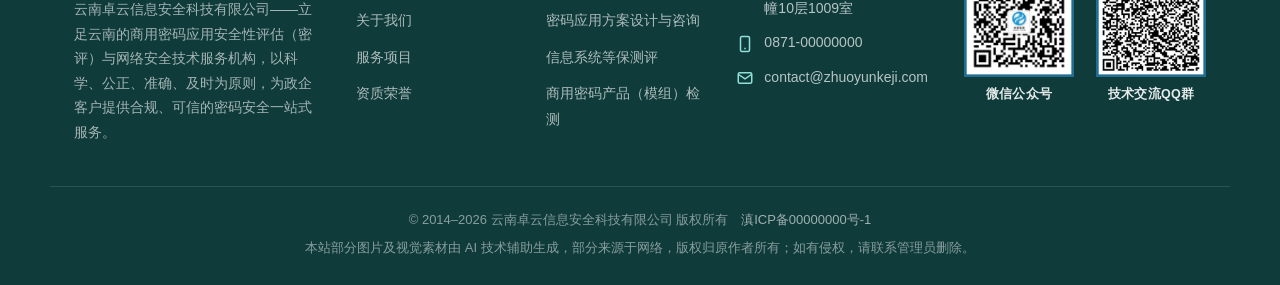
<file: apply.html>
<!DOCTYPE html>
<html lang="zh-CN">
<head>
<meta charset="utf-8">
<meta name="viewport" content="width=device-width,initial-scale=1">
<title>投递简历 | 云南卓云信息安全科技有限公司</title>
<meta name="description" content="加入云南卓云信息安全科技有限公司，投递您的简历。支持上传 Word、PDF、WPS 等常见格式附件。">
<link rel="icon" href="assets/img/favicon.svg">
<link rel="stylesheet" href="assets/css/style.css">
</head>
<body>
<header class="nav">
  <div class="wrap nav-inner">
    <a class="brand" href="index.html"><img src="assets/img/logo.svg" alt="卓云安全"><span>卓云安全<small>ZHUOYUN SECURITY</small></span></a>
    <nav class="nav-links">
      <a href="index.html">首页</a><a href="about.html">关于我们</a><a href="services.html">服务项目</a>
      <a href="qualifications.html">资质荣誉</a><a href="cases.html">案例客户</a><a href="disclosure.html">信息公示</a><a href="contact.html">联系我们</a>
    </nav>
    <div class="nav-cta"><form class="nav-search" action="search.html" method="get" role="search" onsubmit="var v=this.querySelector('input[name=q]').value.trim(); if(!v) return false; location.href='search.html?q='+encodeURIComponent(v); return false;">
        <svg class="ns-ico" viewBox="0 0 24 24" aria-hidden="true"><circle cx="11" cy="11" r="7"/><path d="M21 21l-4-4"/></svg>
        <input type="search" name="q" placeholder="搜索…" aria-label="站内搜索" autocomplete="off">
        <button type="submit" class="ns-btn" aria-label="搜索"><svg viewBox="0 0 24 24" aria-hidden="true"><circle cx="11" cy="11" r="7"/><path d="M21 21l-4-4"/></svg></button>
      </form>
      <a class="btn btn-outline" href="contact.html">业务咨询</a><a class="ns-icon-m" href="search.html" aria-label="搜索"><svg viewBox="0 0 24 24"><circle cx="11" cy="11" r="7"/><path d="M21 21l-4-4"/></svg></a><button class="hamburger" aria-label="菜单"><span></span><span></span><span></span></button></div>
  </div>
</header>

<section class="hero hero-contact">
  <div class="wrap">
    <h1 style="font-size:38px">投递简历</h1>
    <p class="lead">选择心仪岗位，完善个人信息并上传简历附件，我们将尽快与您联系。</p>
  </div>
</section>

<section class="section soft">
  <div class="wrap">
    <div class="apply-grid reveal">
      <div class="apply-info">
        <h2 style="font-size:24px;color:var(--navy);margin-bottom:18px">招聘须知</h2>
        <div class="apply-tip">
          <svg viewBox="0 0 24 24" aria-hidden="true"><circle cx="12" cy="12" r="9"/><path d="M12 8v4M12 16h.01"/></svg>
          <div>
            <b>简历格式</b>
            <span>支持 PDF、Word（.doc / .docx）、WPS（.wps）、文本（.txt）等常见格式，建议文件大小不超过 10 MB。</span>
          </div>
        </div>
        <div class="apply-tip">
          <svg viewBox="0 0 24 24" aria-hidden="true"><circle cx="12" cy="12" r="9"/><path d="M12 8v4M12 16h.01"/></svg>
          <div>
            <b>投递方式</b>
            <span>填写本页表单后，系统将自动打开您的邮件客户端并生成邮件；您只需确认附件已在邮件中，点击发送即可。</span>
          </div>
        </div>
        <div class="apply-tip">
          <svg viewBox="0 0 24 24" aria-hidden="true"><circle cx="12" cy="12" r="9"/><path d="M12 8v4M12 16h.01"/></svg>
          <div>
            <b>联系方式</b>
            <span>如有疑问，请致电 0871-00000000 或发送邮件至 contact@zhuoyunkeji.com。</span>
          </div>
        </div>
        <div class="apply-tip">
          <svg viewBox="0 0 24 24" aria-hidden="true"><circle cx="12" cy="12" r="9"/><path d="M12 8v4M12 16h.01"/></svg>
          <div>
            <b>信息保护</b>
            <span>您提交的个人信息仅用于招聘评估，我们将严格保密，不会用于其他商业目的。</span>
          </div>
        </div>
      </div>

      <div class="form apply-form">
        <h3>在线投递</h3>
        <div class="alert" id="applyAlert"></div>
        <form id="applyForm" name="applyForm" novalidate>
          <div class="field"><label>应聘岗位 *</label><input type="text" name="job" id="applyJob" placeholder="请选择或填写应聘岗位" required></div>
          <div class="form-row">
            <div class="field"><label>姓名 *</label><input type="text" name="name" placeholder="您的真实姓名" required></div>
            <div class="field"><label>手机号 *</label><input type="tel" name="phone" placeholder="11 位手机号" required></div>
          </div>
          <div class="form-row">
            <div class="field"><label>邮箱 *</label><input type="email" name="email" placeholder="用于接收面试通知" required></div>
            <div class="field"><label>期望薪资</label><input type="text" name="salary" placeholder="选填，如 6000–8000 元/月"></div>
          </div>
          <div class="field"><label>自我介绍 / 求职意向</label><textarea name="intro" placeholder="请简要介绍您的工作经历、专业技能及求职意向"></textarea></div>
          <div class="field">
            <label>简历附件 *</label>
            <div class="file-drop" id="fileDrop">
              <input type="file" name="resume" id="resumeFile" accept=".pdf,.doc,.docx,.wps,.txt,application/pdf,application/msword,application/vnd.openxmlformats-officedocument.wordprocessingml.document" required>
              <div class="file-drop-inner">
                <svg viewBox="0 0 24 24" aria-hidden="true"><path d="M21 15v4a2 2 0 0 1-2 2H5a2 2 0 0 1-2-2v-4"/><polyline points="17 8 12 3 7 8"/><line x1="12" y1="3" x2="12" y2="15"/></svg>
                <span class="file-hint">点击上传或拖拽文件到此处</span>
                <span class="file-types">支持 PDF / Word / WPS / TXT，最大 10 MB</span>
                <span class="file-name" id="fileName"></span>
              </div>
            </div>
          </div>
          <button type="submit" class="btn btn-primary" style="width:100%;justify-content:center">确认投递</button>
          <p class="apply-note">提交后将唤起您设备上的邮件客户端，请检查简历附件是否已附带后发送。</p>
        </form>
      </div>
    </div>
  </div>
</section>

<footer class="footer">
  <div class="wrap footer-grid">
    <div><div class="brand"><img src="assets/img/logo.svg" alt="卓云安全" style="width:40px;height:40px"><span>卓云安全<small>ZHUOYUN SECURITY</small></span></div><p class="desc">云南卓云信息安全科技有限公司——立足云南的商用密码应用安全性评估（密评）与网络安全技术服务机构，以科学、公正、准确、及时为原则，为政企客户提供合规、可信的密码安全一站式服务。</p></div>
    <div><h5>快速链接</h5><ul><li><a href="index.html">首页</a></li><li><a href="about.html">关于我们</a></li><li><a href="services.html">服务项目</a></li><li><a href="qualifications.html">资质荣誉</a></li></ul></div>
    <div><h5>业务领域</h5><ul><li><a href="services.html#crypto-eval">商用密码应用安全性评估</a></li><li><a href="services.html#crypto-design">密码应用方案设计与咨询</a></li><li><a href="services.html#dengbao">信息系统等保测评</a></li><li><a href="services.html#product-test">商用密码产品（模组）检测</a></li></div>
    <div><h5>联系我们</h5><div class="contact-line" style="display:flex;gap:10px;align-items:flex-start;margin-bottom:10px"><svg viewBox="0 0 24 24" fill="none" stroke-width="2" style="width:18px;height:18px;stroke:#8fe0d8;flex:0 0 18px;margin-top:3px"><path d="M12 21s-7-6-7-11a7 7 0 0 1 14 0c0 5-7 11-7 11z"/><circle cx="12" cy="10" r="2.5"/></svg><span style="font-size:14px;color:rgba(255,255,255,.7)">昆明市五华区云时代广场2幢10层1009室</span></div><div class="contact-line" style="display:flex;gap:10px;align-items:center;margin-bottom:10px"><svg viewBox="0 0 24 24" fill="none" stroke-width="2" style="width:18px;height:18px;stroke:#8fe0d8;flex:0 0 18px"><rect x="6" y="2" width="12" height="20" rx="2"/><path d="M11 18h2"/></svg><span style="font-size:14px;color:rgba(255,255,255,.7)">0871-00000000</span></div><div class="contact-line" style="display:flex;gap:10px;align-items:center"><svg viewBox="0 0 24 24" fill="none" stroke-width="2" style="width:18px;height:18px;stroke:#8fe0d8;flex:0 0 18px"><rect x="3" y="5" width="18" height="14" rx="2"/><path d="M3 7l9 6 9-6"/></svg><span style="font-size:14px;color:rgba(255,255,255,.7)">contact@zhuoyunkeji.com</span></div></div>
    <div class="footer-qr"><h5>关注我们</h5><div class="qr-duo"><div class="qr-single"><img src="assets/img/wechat-qr.png" alt="微信公众号"><span>微信公众号</span></div><div class="qr-single"><img src="assets/img/qq-group-qr.png" alt="技术交流QQ群"><span>技术交流QQ群</span></div></div></div>
  </div>
  <div class="wrap footer-bottom">
    <p>© 2014–2026 云南卓云信息安全科技有限公司 版权所有　<a href="https://beian.miit.gov.cn/" target="_blank" rel="noopener">滇ICP备00000000号-1</a></p>
    <p>本站部分图片及视觉素材由 AI 技术辅助生成，部分来源于网络，版权归原作者所有；如有侵权，请联系管理员删除。</p>
  </div>
</footer>
<div class="totop" aria-label="返回顶部"><svg viewBox="0 0 24 24"><path d="M12 19V5M5 12l7-7 7 7"/></svg></div>

<script src="assets/js/main.js"></script>
<script src="assets/js/apply.js"></script>
</body>
</html>
</file>
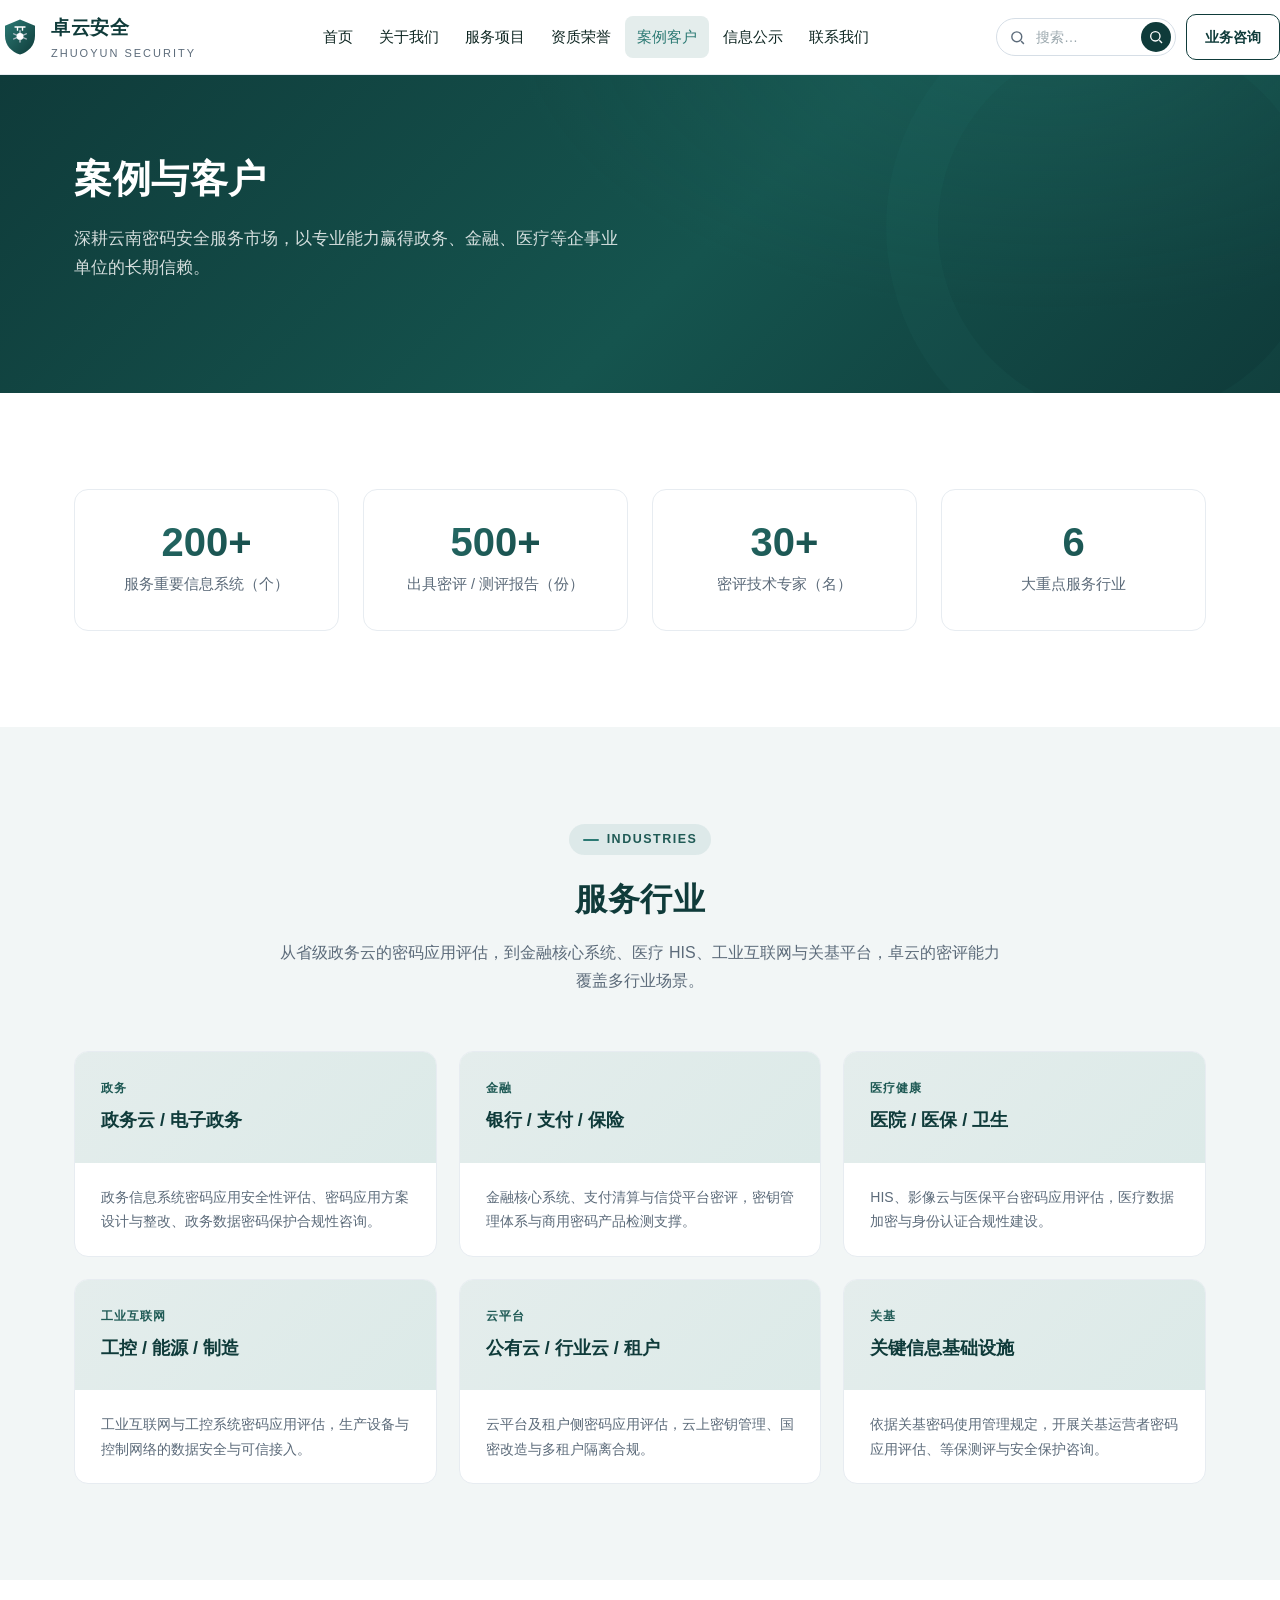
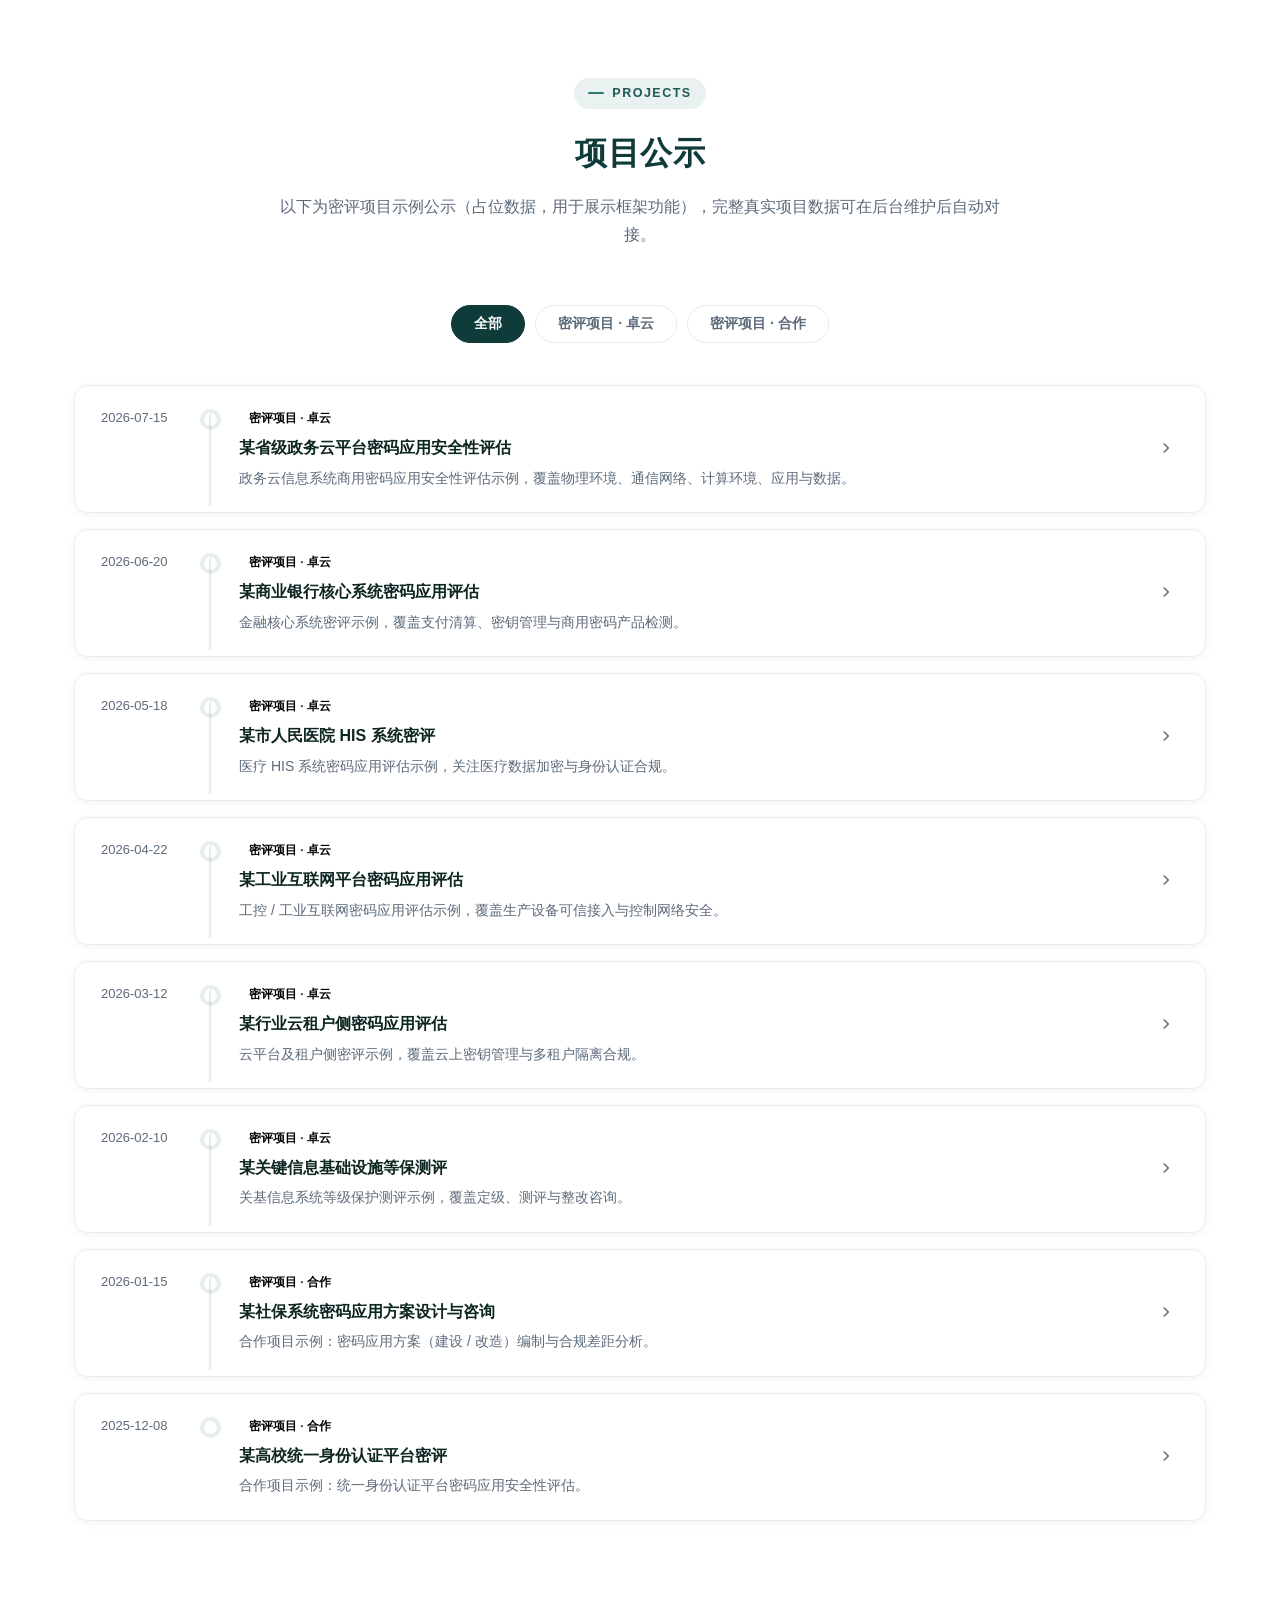
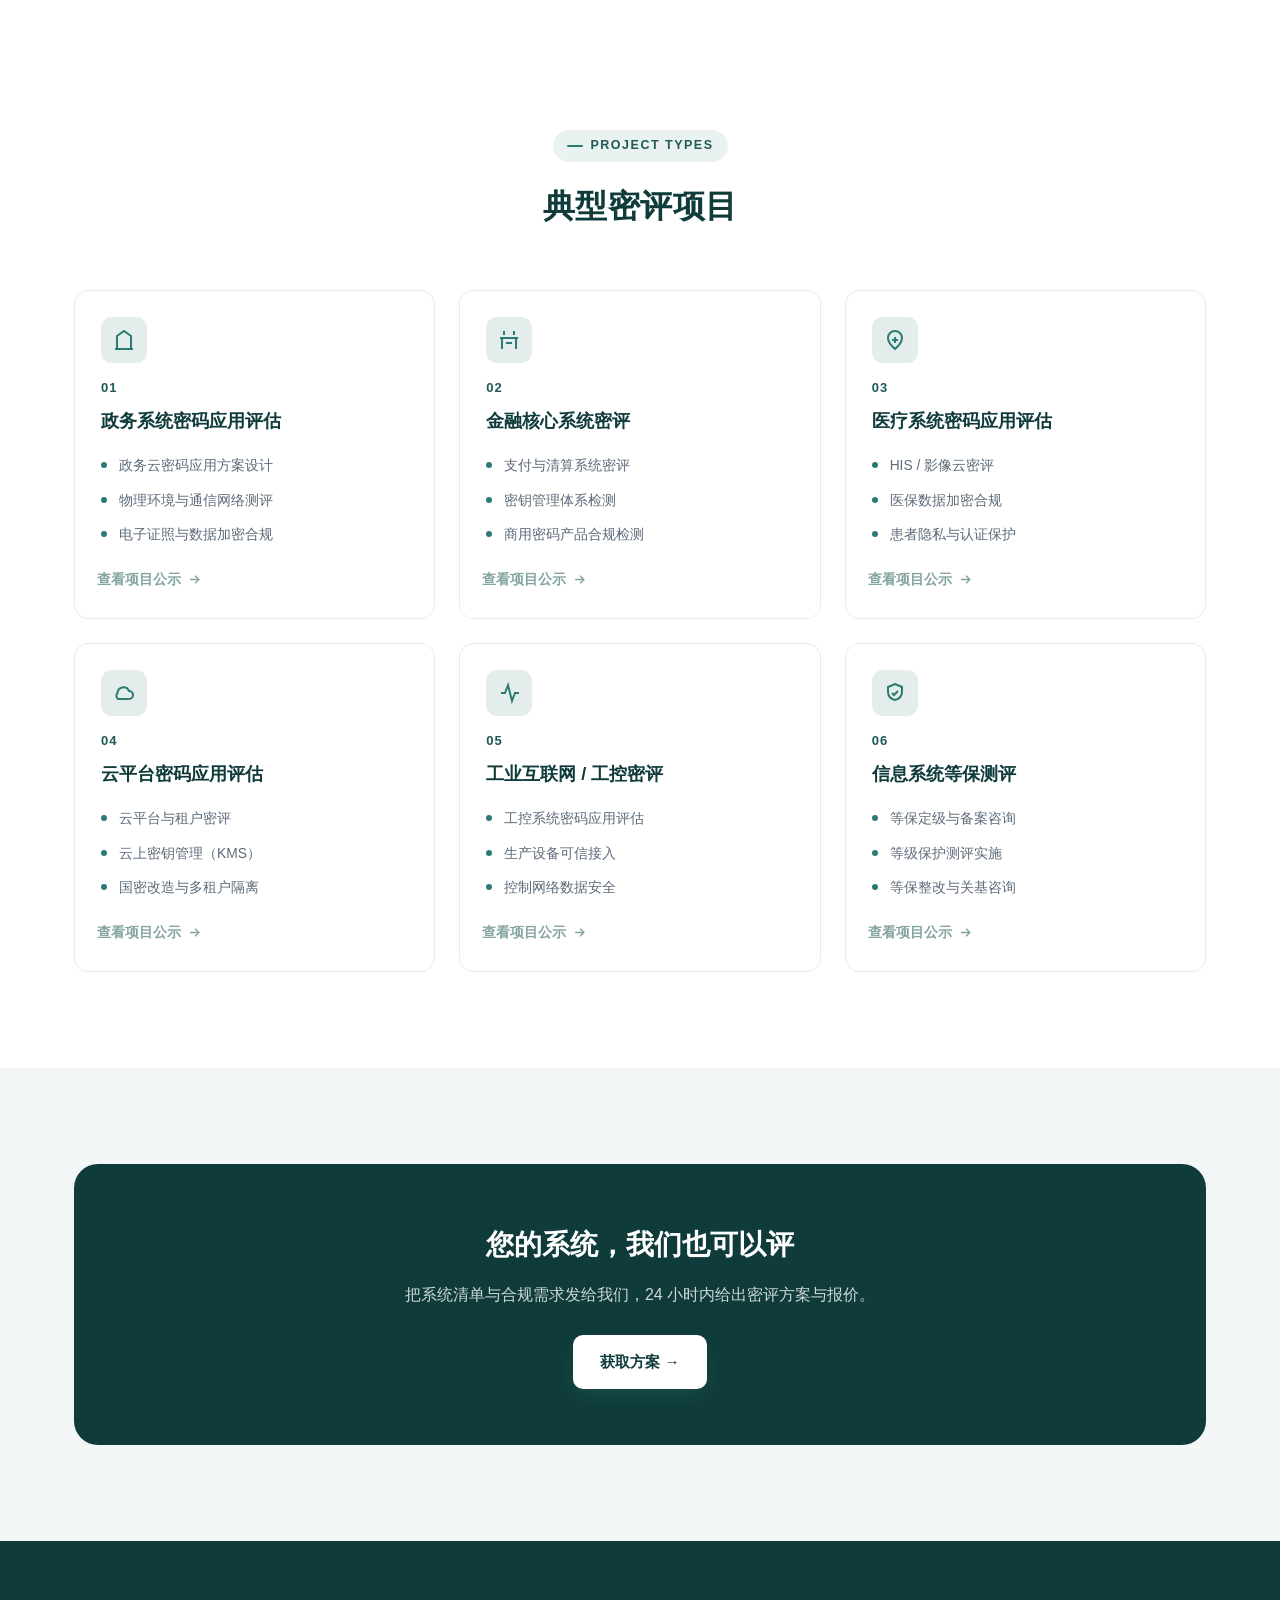
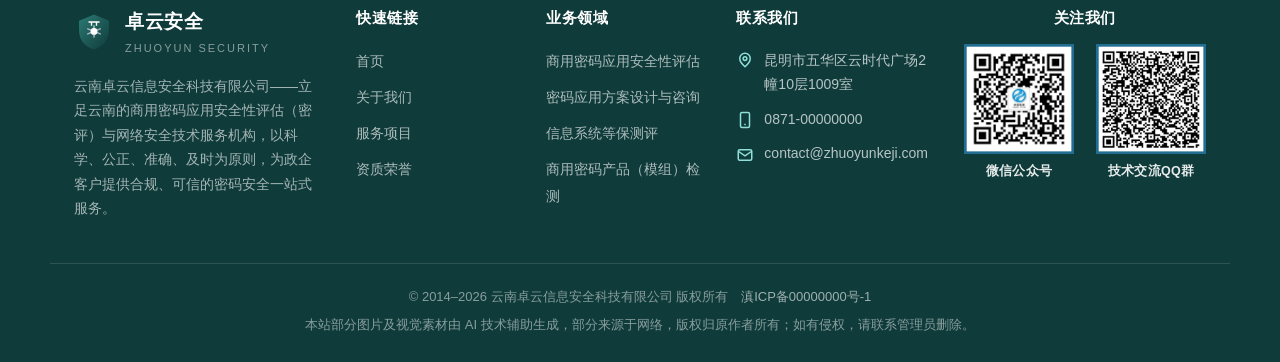
<file: cases.html>
<!DOCTYPE html>
<html lang="zh-CN">
<head>
<meta charset="utf-8">
<meta name="viewport" content="width=device-width,initial-scale=1">
<title>案例客户 | 云南卓云信息安全科技有限公司</title>
<meta name="description" content="卓云安全已服务 200+ 重要信息系统、出具 500+ 份密评与测评报告，覆盖政务、金融、医疗、工业互联网、云平台与关键信息基础设施等行业。">
<link rel="icon" href="assets/img/favicon.svg">
<link rel="stylesheet" href="assets/css/style.css">
</head>
<body>
<header class="nav">
  <div class="wrap nav-inner">
    <a class="brand" href="index.html"><img src="assets/img/logo.svg" alt="卓云安全"><span>卓云安全<small>ZHUOYUN SECURITY</small></span></a>
    <nav class="nav-links">
      <a href="index.html">首页</a><a href="about.html">关于我们</a><a href="services.html">服务项目</a>
      <a href="qualifications.html">资质荣誉</a><a href="cases.html">案例客户</a><a href="disclosure.html">信息公示</a><a href="contact.html">联系我们</a>
    </nav>
    <div class="nav-cta"><form class="nav-search" action="search.html" method="get" role="search" onsubmit="var v=this.querySelector('input[name=q]').value.trim(); if(!v) return false; location.href='search.html?q='+encodeURIComponent(v); return false;">
        <svg class="ns-ico" viewBox="0 0 24 24" aria-hidden="true"><circle cx="11" cy="11" r="7"/><path d="M21 21l-4-4"/></svg>
        <input type="search" name="q" placeholder="搜索…" aria-label="站内搜索" autocomplete="off">
        <button type="submit" class="ns-btn" aria-label="搜索"><svg viewBox="0 0 24 24" aria-hidden="true"><circle cx="11" cy="11" r="7"/><path d="M21 21l-4-4"/></svg></button>
      </form>
      <a class="btn btn-outline" href="contact.html">业务咨询</a><a class="ns-icon-m" href="search.html" aria-label="搜索"><svg viewBox="0 0 24 24"><circle cx="11" cy="11" r="7"/><path d="M21 21l-4-4"/></svg></a><button class="hamburger" aria-label="菜单"><span></span><span></span><span></span></button></div>
  </div>
</header>

<section class="hero" style="padding:80px 0">
  <div class="wrap"><h1 style="font-size:38px">案例与客户</h1><p class="lead">深耕云南密码安全服务市场，以专业能力赢得政务、金融、医疗等企事业单位的长期信赖。</p></div>
</section>

<section class="section">
  <div class="wrap">
    <div class="stats reveal">
      <div class="stat"><div class="num">200+</div><div class="lbl">服务重要信息系统（个）</div></div>
      <div class="stat"><div class="num">500+</div><div class="lbl">出具密评 / 测评报告（份）</div></div>
      <div class="stat"><div class="num">30+</div><div class="lbl">密评技术专家（名）</div></div>
      <div class="stat"><div class="num">6</div><div class="lbl">大重点服务行业</div></div>
    </div>
  </div>
</section>

<section class="section soft">
  <div class="wrap">
    <div class="sec-head reveal"><span class="sec-tag">INDUSTRIES</span><h2>服务行业</h2><p>从省级政务云的密码应用评估，到金融核心系统、医疗 HIS、工业互联网与关基平台，卓云的密评能力覆盖多行业场景。</p></div>
    <div class="cases">
      <div class="case reveal"><div class="top"><div class="tag">政务</div><h3>政务云 / 电子政务</h3></div><div class="body">政务信息系统密码应用安全性评估、密码应用方案设计与整改、政务数据密码保护合规性咨询。</div></div>
      <div class="case reveal"><div class="top"><div class="tag">金融</div><h3>银行 / 支付 / 保险</h3></div><div class="body">金融核心系统、支付清算与信贷平台密评，密钥管理体系与商用密码产品检测支撑。</div></div>
      <div class="case reveal"><div class="top"><div class="tag">医疗健康</div><h3>医院 / 医保 / 卫生</h3></div><div class="body">HIS、影像云与医保平台密码应用评估，医疗数据加密与身份认证合规性建设。</div></div>
      <div class="case reveal"><div class="top"><div class="tag">工业互联网</div><h3>工控 / 能源 / 制造</h3></div><div class="body">工业互联网与工控系统密码应用评估，生产设备与控制网络的数据安全与可信接入。</div></div>
      <div class="case reveal"><div class="top"><div class="tag">云平台</div><h3>公有云 / 行业云 / 租户</h3></div><div class="body">云平台及租户侧密码应用评估，云上密钥管理、国密改造与多租户隔离合规。</div></div>
      <div class="case reveal"><div class="top"><div class="tag">关基</div><h3>关键信息基础设施</h3></div><div class="body">依据关基密码使用管理规定，开展关基运营者密码应用评估、等保测评与安全保护咨询。</div></div>
    </div>
  </div>
</section>

<section class="section project-section">
  <div class="wrap">
    <div class="sec-head reveal"><span class="sec-tag">PROJECTS</span><h2>项目公示</h2><p>以下为密评项目示例公示（占位数据，用于展示框架功能），完整真实项目数据可在后台维护后自动对接。</p></div>
    <div class="project-filter reveal">
      <button class="active" data-cat="all">全部</button>
      <button data-cat="zx-a">密评项目 · 卓云</button>
      <button data-cat="zx-b">密评项目 · 合作</button>
    </div>
    <div id="projectList" class="reveal"></div>
  </div>
</section>

<section class="section">
  <div class="wrap">
    <div class="sec-head reveal"><span class="sec-tag">PROJECT TYPES</span><h2>典型密评项目</h2></div>
    <div class="grid grid-3">
      <div class="svc reveal clickable" role="button" tabindex="0" data-project-type="gov-crypto" aria-label="查看政务系统密码应用安全性评估项目公示">
        <div class="ico"><svg viewBox="0 0 24 24"><path d="M3 21h18M5 21V8l7-5 7 5v13"/></svg></div><div class="code">01</div><h3>政务系统密码应用评估</h3>
        <ul><li>政务云密码应用方案设计</li><li>物理环境与通信网络测评</li><li>电子证照与数据加密合规</li></ul>
        <span class="more-link">查看项目公示 <svg viewBox="0 0 24 24"><path d="M5 12h14M13 6l6 6-6 6"/></svg></span>
      </div>
      <div class="svc reveal clickable" role="button" tabindex="0" data-project-type="finance-crypto" aria-label="查看金融系统密码应用安全性评估项目公示">
        <div class="ico"><svg viewBox="0 0 24 24"><path d="M3 10h18M7 3v4M17 3v4"/><path d="M5 21V10h14v11"/><path d="M9 15h6"/></svg></div><div class="code">02</div><h3>金融核心系统密评</h3>
        <ul><li>支付与清算系统密评</li><li>密钥管理体系检测</li><li>商用密码产品合规检测</li></ul>
        <span class="more-link">查看项目公示 <svg viewBox="0 0 24 24"><path d="M5 12h14M13 6l6 6-6 6"/></svg></span>
      </div>
      <div class="svc reveal clickable" role="button" tabindex="0" data-project-type="medical-crypto" aria-label="查看医疗系统密码应用安全性评估项目公示">
        <div class="ico"><svg viewBox="0 0 24 24"><path d="M12 21s-7-6-7-11a7 7 0 0 1 14 0c0 5-7 11-7 11z"/><path d="M9 12h6M12 9v6"/></svg></div><div class="code">03</div><h3>医疗系统密码应用评估</h3>
        <ul><li>HIS / 影像云密评</li><li>医保数据加密合规</li><li>患者隐私与认证保护</li></ul>
        <span class="more-link">查看项目公示 <svg viewBox="0 0 24 24"><path d="M5 12h14M13 6l6 6-6 6"/></svg></span>
      </div>
      <div class="svc reveal clickable" role="button" tabindex="0" data-project-type="cloud-crypto" aria-label="查看云平台密码应用安全性评估项目公示">
        <div class="ico"><svg viewBox="0 0 24 24"><path d="M17 18a4 4 0 0 0 0-8 6 6 0 0 0-11.5 2A4 4 0 0 0 6 18z"/></svg></div><div class="code">04</div><h3>云平台密码应用评估</h3>
        <ul><li>云平台与租户密评</li><li>云上密钥管理（KMS）</li><li>国密改造与多租户隔离</li></ul>
        <span class="more-link">查看项目公示 <svg viewBox="0 0 24 24"><path d="M5 12h14M13 6l6 6-6 6"/></svg></span>
      </div>
      <div class="svc reveal clickable" role="button" tabindex="0" data-project-type="ics-crypto" aria-label="查看工业互联网/工控密码应用评估项目公示">
        <div class="ico"><svg viewBox="0 0 24 24"><path d="M4 12h4l3-8 4 16 3-8h4"/></svg></div><div class="code">05</div><h3>工业互联网 / 工控密评</h3>
        <ul><li>工控系统密码应用评估</li><li>生产设备可信接入</li><li>控制网络数据安全</li></ul>
        <span class="more-link">查看项目公示 <svg viewBox="0 0 24 24"><path d="M5 12h14M13 6l6 6-6 6"/></svg></span>
      </div>
      <div class="svc reveal clickable" role="button" tabindex="0" data-project-type="dengbao-crypto" aria-label="查看信息系统等保测评项目公示">
        <div class="ico"><svg viewBox="0 0 24 24"><path d="M12 3l7 3v5c0 4-3 7-7 8-4-1-7-4-7-8V6z"/><path d="M9 12l2 2 4-4"/></svg></div><div class="code">06</div><h3>信息系统等保测评</h3>
        <ul><li>等保定级与备案咨询</li><li>等级保护测评实施</li><li>等保整改与关基咨询</li></ul>
        <span class="more-link">查看项目公示 <svg viewBox="0 0 24 24"><path d="M5 12h14M13 6l6 6-6 6"/></svg></span>
      </div>
    </div>
  </div>
</section>

<section class="section soft">
  <div class="wrap"><div class="cta reveal"><h2>您的系统，我们也可以评</h2><p>把系统清单与合规需求发给我们，24 小时内给出密评方案与报价。</p><a class="btn btn-primary" href="contact.html">获取方案 →</a></div></div>
</section>

<footer class="footer">
  <div class="wrap footer-grid">
    <div><div class="brand"><img src="assets/img/logo.svg" alt="卓云安全" style="width:40px;height:40px"><span>卓云安全<small>ZHUOYUN SECURITY</small></span></div><p class="desc">云南卓云信息安全科技有限公司——立足云南的商用密码应用安全性评估（密评）与网络安全技术服务机构，以科学、公正、准确、及时为原则，为政企客户提供合规、可信的密码安全一站式服务。</p></div>
    <div><h5>快速链接</h5><ul><li><a href="index.html">首页</a></li><li><a href="about.html">关于我们</a></li><li><a href="services.html">服务项目</a></li><li><a href="qualifications.html">资质荣誉</a></li></ul></div>
    <div><h5>业务领域</h5><ul><li><a href="services.html#crypto-eval">商用密码应用安全性评估</a></li><li><a href="services.html#crypto-design">密码应用方案设计与咨询</a></li><li><a href="services.html#dengbao">信息系统等保测评</a></li><li><a href="services.html#product-test">商用密码产品（模组）检测</a></li></div>
    <div><h5>联系我们</h5><div class="contact-line" style="display:flex;gap:10px;align-items:flex-start;margin-bottom:10px"><svg viewBox="0 0 24 24" fill="none" stroke-width="2" style="width:18px;height:18px;stroke:#8fe0d8;flex:0 0 18px;margin-top:3px"><path d="M12 21s-7-6-7-11a7 7 0 0 1 14 0c0 5-7 11-7 11z"/><circle cx="12" cy="10" r="2.5"/></svg><span style="font-size:14px;color:rgba(255,255,255,.7)">昆明市五华区云时代广场2幢10层1009室</span></div><div class="contact-line" style="display:flex;gap:10px;align-items:center;margin-bottom:10px"><svg viewBox="0 0 24 24" fill="none" stroke-width="2" style="width:18px;height:18px;stroke:#8fe0d8;flex:0 0 18px"><rect x="6" y="2" width="12" height="20" rx="2"/><path d="M11 18h2"/></svg><span style="font-size:14px;color:rgba(255,255,255,.7)">0871-00000000</span></div><div class="contact-line" style="display:flex;gap:10px;align-items:center"><svg viewBox="0 0 24 24" fill="none" stroke-width="2" style="width:18px;height:18px;stroke:#8fe0d8;flex:0 0 18px"><rect x="3" y="5" width="18" height="14" rx="2"/><path d="M3 7l9 6 9-6"/></svg><span style="font-size:14px;color:rgba(255,255,255,.7)">contact@zhuoyunkeji.com</span></div></div>
    <div class="footer-qr"><h5>关注我们</h5><div class="qr-duo"><div class="qr-single"><img src="assets/img/wechat-qr.png" alt="微信公众号"><span>微信公众号</span></div><div class="qr-single"><img src="assets/img/qq-group-qr.png" alt="技术交流QQ群"><span>技术交流QQ群</span></div></div></div>
  </div>
  <div class="wrap footer-bottom">
    <p>© 2014–2026 云南卓云信息安全科技有限公司 版权所有　<a href="https://beian.miit.gov.cn/" target="_blank" rel="noopener">滇ICP备00000000号-1</a></p>
    <p>本站部分图片及视觉素材由 AI 技术辅助生成，部分来源于网络，版权归原作者所有；如有侵权，请联系管理员删除。</p>
  </div>
</footer>
<div class="totop" aria-label="返回顶部"><svg viewBox="0 0 24 24"><path d="M12 19V5M5 12l7-7 7 7"/></svg></div>

<div class="modal-overlay" id="modalOverlay" aria-hidden="true">
  <div class="modal-dialog" role="dialog" aria-modal="true" aria-labelledby="modalTitle">
    <div class="modal-head">
      <span class="m-tag" id="modalTag"></span>
      <h3 id="modalTitle"></h3>
      <button class="modal-close" id="modalClose" aria-label="关闭"><svg viewBox="0 0 24 24"><path d="M6 6l12 12M18 6L6 18"/></svg></button>
    </div>
    <div class="modal-body" id="modalBody"></div>
  </div>
</div>

<script src="assets/js/main.js"></script>
</body>
</html>
</file>
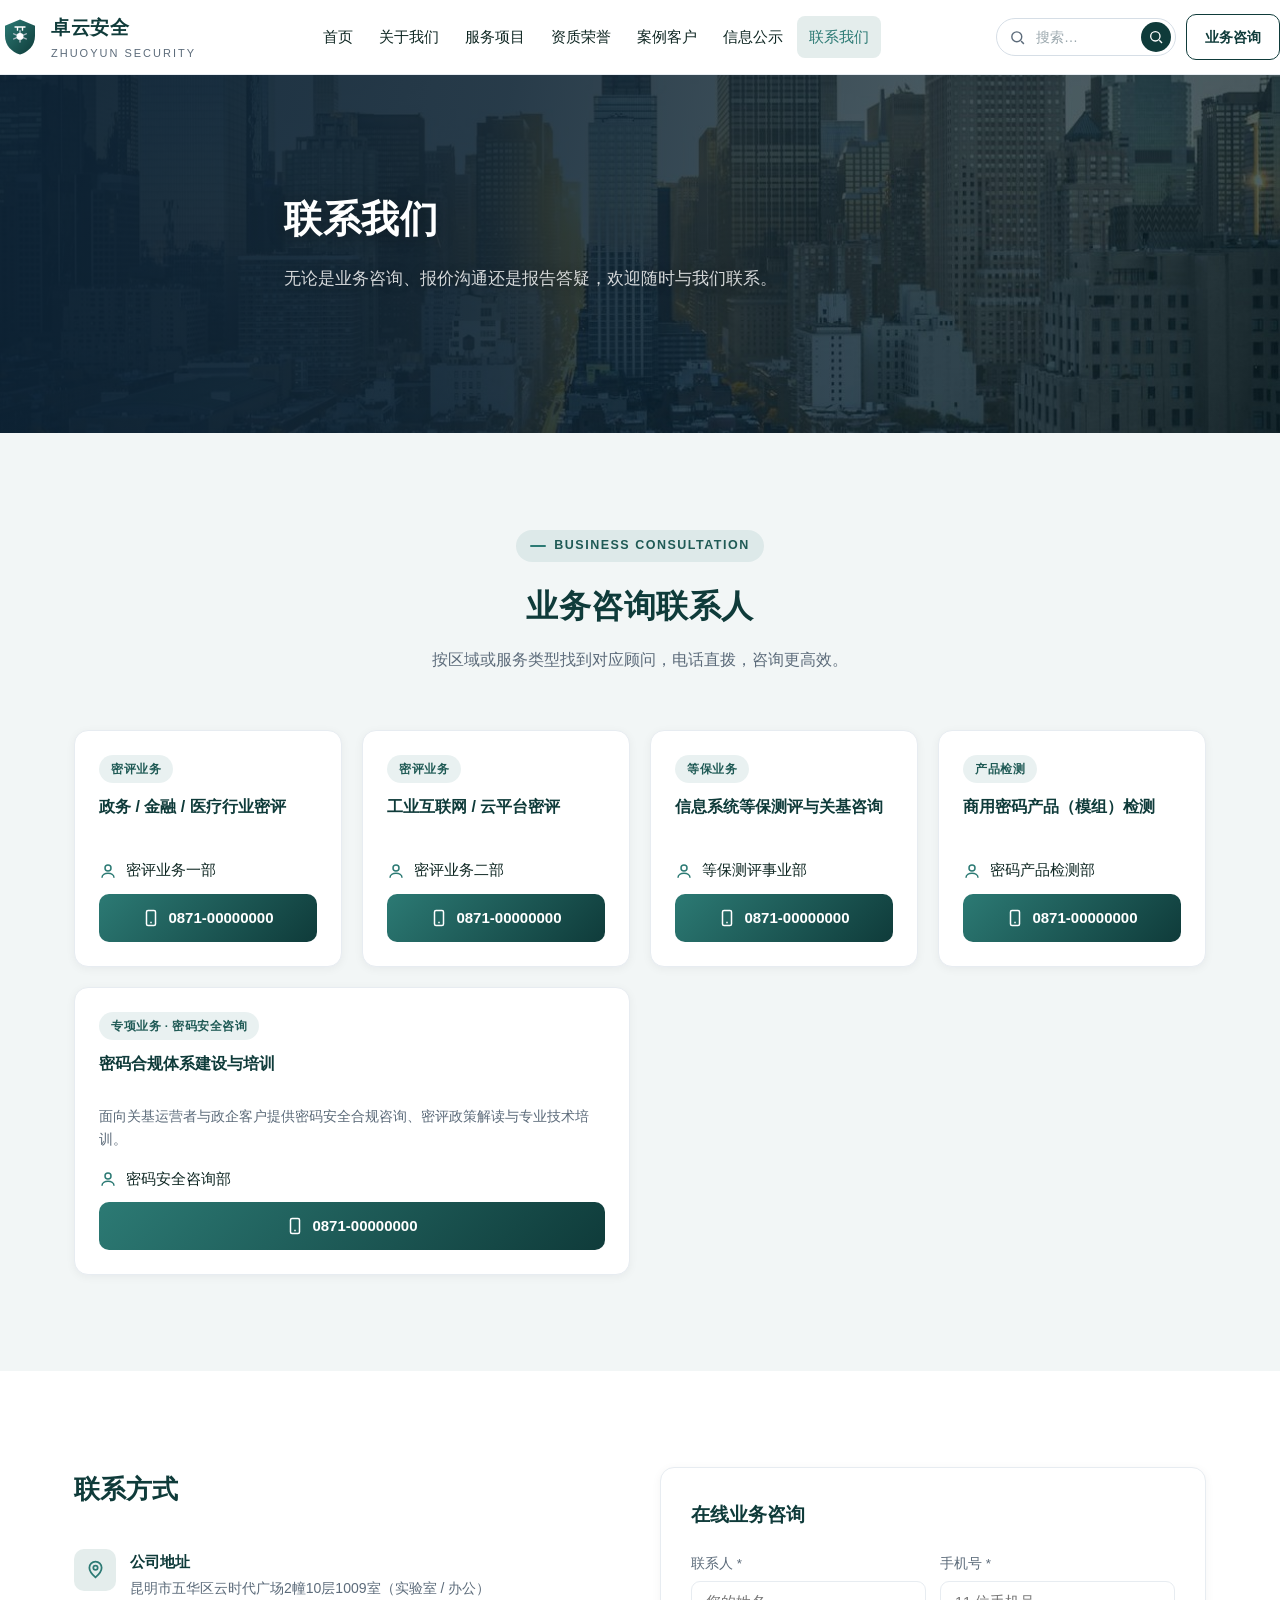
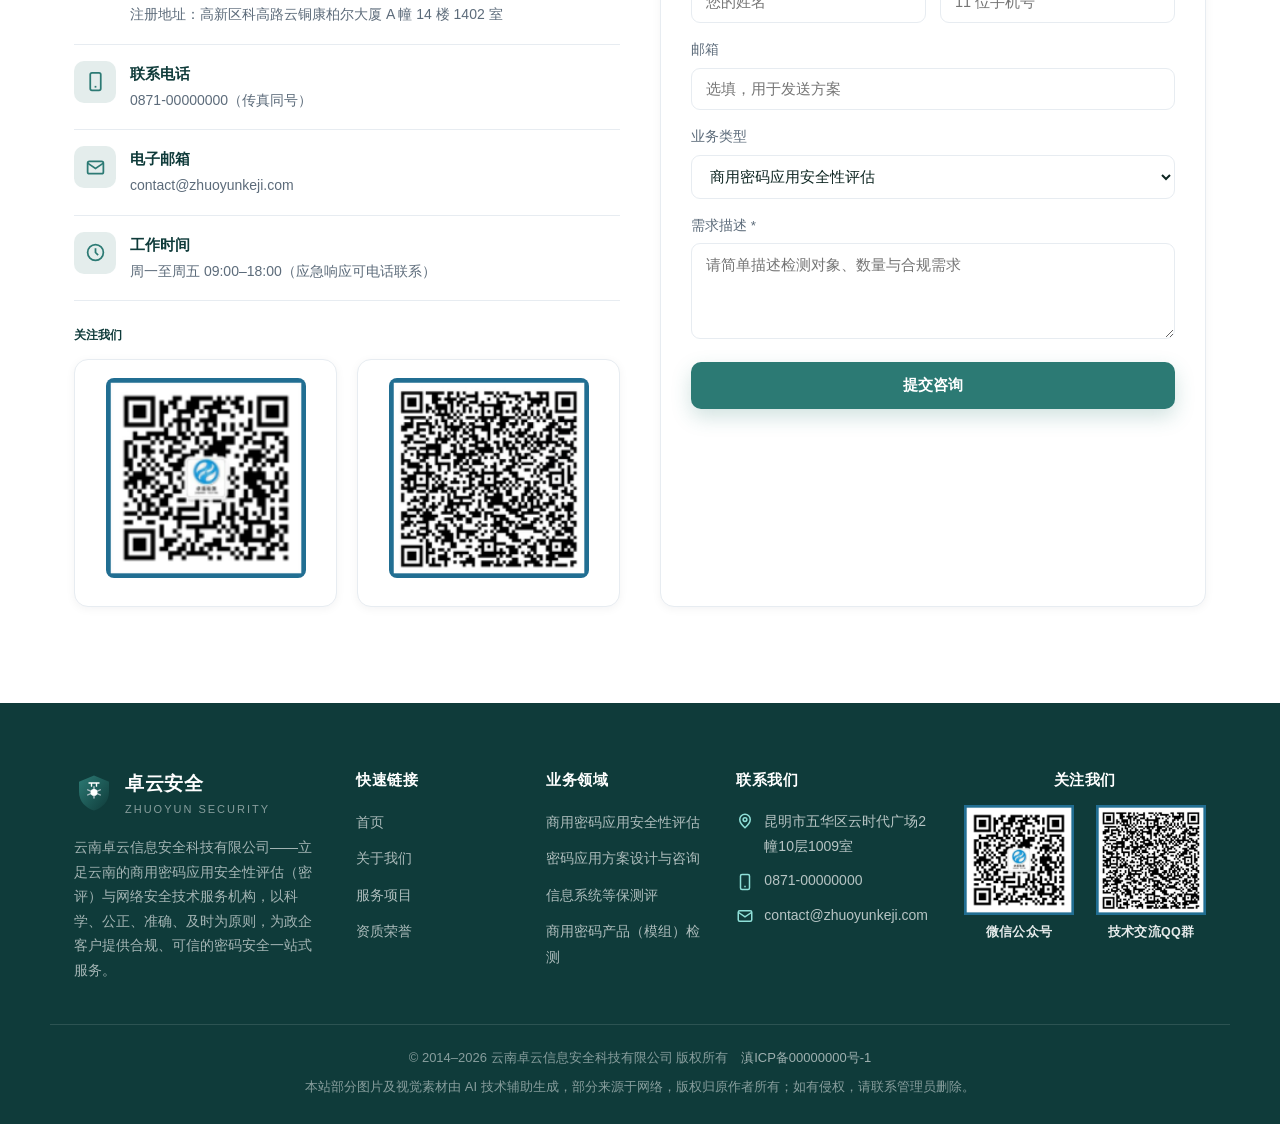
<file: contact.html>
<!DOCTYPE html>
<html lang="zh-CN">
<head>
<meta charset="utf-8">
<meta name="viewport" content="width=device-width,initial-scale=1">
<title>联系我们 | 云南卓云信息安全科技有限公司</title>
<meta name="description" content="联系云南卓云信息安全科技有限公司：地址昆明市五华区云时代广场2幢10层1009室，电话 0871-00000000，邮箱 contact@zhuoyunkeji.com。">
<link rel="icon" href="assets/img/favicon.svg">
<link rel="stylesheet" href="assets/css/style.css">
</head>
<body>
<header class="nav">
  <div class="wrap nav-inner">
    <a class="brand" href="index.html"><img src="assets/img/logo.svg" alt="卓云安全"><span>卓云安全<small>ZHUOYUN SECURITY</small></span></a>
    <nav class="nav-links">
      <a href="index.html">首页</a><a href="about.html">关于我们</a><a href="services.html">服务项目</a>
      <a href="qualifications.html">资质荣誉</a><a href="cases.html">案例客户</a><a href="disclosure.html">信息公示</a><a href="contact.html">联系我们</a>
    </nav>
    <div class="nav-cta"><form class="nav-search" action="search.html" method="get" role="search" onsubmit="var v=this.querySelector('input[name=q]').value.trim(); if(!v) return false; location.href='search.html?q='+encodeURIComponent(v); return false;">
        <svg class="ns-ico" viewBox="0 0 24 24" aria-hidden="true"><circle cx="11" cy="11" r="7"/><path d="M21 21l-4-4"/></svg>
        <input type="search" name="q" placeholder="搜索…" aria-label="站内搜索" autocomplete="off">
        <button type="submit" class="ns-btn" aria-label="搜索"><svg viewBox="0 0 24 24" aria-hidden="true"><circle cx="11" cy="11" r="7"/><path d="M21 21l-4-4"/></svg></button>
      </form>
      <a class="btn btn-outline" href="contact.html">业务咨询</a><a class="ns-icon-m" href="search.html" aria-label="搜索"><svg viewBox="0 0 24 24"><circle cx="11" cy="11" r="7"/><path d="M21 21l-4-4"/></svg></a><button class="hamburger" aria-label="菜单"><span></span><span></span><span></span></button></div>
  </div>
</header>

<section class="hero hero-contact">
  <div class="wrap">
    <h1 style="font-size:38px">联系我们</h1>
    <p class="lead">无论是业务咨询、报价沟通还是报告答疑，欢迎随时与我们联系。</p>
  </div>
</section>

<section class="section soft">
  <div class="wrap">
    <div class="sec-head reveal"><span class="sec-tag">BUSINESS CONSULTATION</span><h2>业务咨询联系人</h2><p>按区域或服务类型找到对应顾问，电话直拨，咨询更高效。</p></div>
    <div class="biz-contact-grid reveal">
      <div class="biz-card">
        <div class="biz-tag">密评业务</div>
        <h4>政务 / 金融 / 医疗行业密评</h4>
        <div class="biz-person"><svg viewBox="0 0 24 24"><circle cx="12" cy="8" r="4"/><path d="M4 21c0-4 4-6 8-6s8 2 8 6"/></svg><span>密评业务一部</span></div>
        <a class="biz-tel" href="tel:087100000000"><svg viewBox="0 0 24 24"><rect x="6" y="2" width="12" height="20" rx="2"/><path d="M11 18h2"/></svg>0871-00000000</a>
      </div>
      <div class="biz-card">
        <div class="biz-tag">密评业务</div>
        <h4>工业互联网 / 云平台密评</h4>
        <div class="biz-person"><svg viewBox="0 0 24 24"><circle cx="12" cy="8" r="4"/><path d="M4 21c0-4 4-6 8-6s8 2 8 6"/></svg><span>密评业务二部</span></div>
        <a class="biz-tel" href="tel:087100000000"><svg viewBox="0 0 24 24"><rect x="6" y="2" width="12" height="20" rx="2"/><path d="M11 18h2"/></svg>0871-00000000</a>
      </div>
      <div class="biz-card">
        <div class="biz-tag">等保业务</div>
        <h4>信息系统等保测评与关基咨询</h4>
        <div class="biz-person"><svg viewBox="0 0 24 24"><circle cx="12" cy="8" r="4"/><path d="M4 21c0-4 4-6 8-6s8 2 8 6"/></svg><span>等保测评事业部</span></div>
        <a class="biz-tel" href="tel:087100000000"><svg viewBox="0 0 24 24"><rect x="6" y="2" width="12" height="20" rx="2"/><path d="M11 18h2"/></svg>0871-00000000</a>
      </div>
      <div class="biz-card">
        <div class="biz-tag">产品检测</div>
        <h4>商用密码产品（模组）检测</h4>
        <div class="biz-person"><svg viewBox="0 0 24 24"><circle cx="12" cy="8" r="4"/><path d="M4 21c0-4 4-6 8-6s8 2 8 6"/></svg><span>密码产品检测部</span></div>
        <a class="biz-tel" href="tel:087100000000"><svg viewBox="0 0 24 24"><rect x="6" y="2" width="12" height="20" rx="2"/><path d="M11 18h2"/></svg>0871-00000000</a>
      </div>
      <div class="biz-card biz-card-wide">
        <div class="biz-tag">专项业务 · 密码安全咨询</div>
        <h4>密码合规体系建设与培训</h4>
        <p class="biz-desc">面向关基运营者与政企客户提供密码安全合规咨询、密评政策解读与专业技术培训。</p>
        <div class="biz-person"><svg viewBox="0 0 24 24"><circle cx="12" cy="8" r="4"/><path d="M4 21c0-4 4-6 8-6s8 2 8 6"/></svg><span>密码安全咨询部</span></div>
        <a class="biz-tel" href="tel:087100000000"><svg viewBox="0 0 24 24"><rect x="6" y="2" width="12" height="20" rx="2"/><path d="M11 18h2"/></svg>0871-00000000</a>
      </div>
    </div>
  </div>
</section>

<section class="section">
  <div class="wrap contact-grid">
    <div class="contact-info reveal">
      <h2 style="font-size:26px;color:var(--navy);margin-bottom:20px">联系方式</h2>
      <div class="line"><div class="ic"><svg viewBox="0 0 24 24"><path d="M12 21s-7-6-7-11a7 7 0 0 1 14 0c0 5-7 11-7 11z"/><circle cx="12" cy="10" r="2.5"/></svg></div><div><b>公司地址</b><span>昆明市五华区云时代广场2幢10层1009室（实验室 / 办公）<br>注册地址：高新区科高路云铜康柏尔大厦 A 幢 14 楼 1402 室</span></div></div>
      <div class="line"><div class="ic"><svg viewBox="0 0 24 24"><rect x="6" y="2" width="12" height="20" rx="2"/><path d="M11 18h2"/></svg></div><div><b>联系电话</b><span>0871-00000000（传真同号）</span></div></div>
      <div class="line"><div class="ic"><svg viewBox="0 0 24 24"><rect x="3" y="5" width="18" height="14" rx="2"/><path d="M3 7l9 6 9-6"/></svg></div><div><b>电子邮箱</b><span>contact@zhuoyunkeji.com</span></div></div>
      <div class="line"><div class="ic"><svg viewBox="0 0 24 24"><circle cx="12" cy="12" r="9"/><path d="M12 7v5l3 3"/></svg></div><div><b>工作时间</b><span>周一至周五 09:00–18:00（应急响应可电话联系）</span></div></div>
      <div style="margin-top:24px"><h5 style="color:var(--navy);margin-bottom:10px">关注我们</h5><div class="contact-qr-duo"><div class="qr-card"><img src="assets/img/wechat-qr.png" alt="微信公众号二维码"></div><div class="qr-card"><img src="assets/img/qq-group-qr.png" alt="技术交流QQ群"></div></div></div>
    </div>
    <div class="form reveal">
      <h3>在线业务咨询</h3>
      <div class="alert" id="formAlert"></div>
      <form id="contactForm" name="contactForm" novalidate>
        <div class="form-row">
          <div class="field"><label>联系人 *</label><input type="text" name="name" placeholder="您的姓名"></div>
          <div class="field"><label>手机号 *</label><input type="tel" name="phone" placeholder="11 位手机号"></div>
        </div>
        <div class="field"><label>邮箱</label><input type="email" name="email" placeholder="选填，用于发送方案"></div>
        <div class="field"><label>业务类型</label>
          <select name="service">
            <option>商用密码应用安全性评估</option><option>密码应用方案设计与咨询</option><option>信息系统等保测评</option>
            <option>商用密码产品（模组）检测</option><option>密码安全合规咨询与培训</option><option>其他 / 不确定</option>
          </select>
        </div>
        <div class="field"><label>需求描述 *</label><textarea name="message" placeholder="请简单描述检测对象、数量与合规需求"></textarea></div>
        <button type="submit" class="btn btn-primary" style="width:100%;justify-content:center">提交咨询</button>
      </form>
    </div>
  </div>
</section>

<footer class="footer">
  <div class="wrap footer-grid">
    <div><div class="brand"><img src="assets/img/logo.svg" alt="卓云安全" style="width:40px;height:40px"><span>卓云安全<small>ZHUOYUN SECURITY</small></span></div><p class="desc">云南卓云信息安全科技有限公司——立足云南的商用密码应用安全性评估（密评）与网络安全技术服务机构，以科学、公正、准确、及时为原则，为政企客户提供合规、可信的密码安全一站式服务。</p></div>
    <div><h5>快速链接</h5><ul><li><a href="index.html">首页</a></li><li><a href="about.html">关于我们</a></li><li><a href="services.html">服务项目</a></li><li><a href="qualifications.html">资质荣誉</a></li></ul></div>
    <div><h5>业务领域</h5><ul><li><a href="services.html#crypto-eval">商用密码应用安全性评估</a></li><li><a href="services.html#crypto-design">密码应用方案设计与咨询</a></li><li><a href="services.html#dengbao">信息系统等保测评</a></li><li><a href="services.html#product-test">商用密码产品（模组）检测</a></li></div>
    <div><h5>联系我们</h5><div class="contact-line" style="display:flex;gap:10px;align-items:flex-start;margin-bottom:10px"><svg viewBox="0 0 24 24" fill="none" stroke-width="2" style="width:18px;height:18px;stroke:#8fe0d8;flex:0 0 18px;margin-top:3px"><path d="M12 21s-7-6-7-11a7 7 0 0 1 14 0c0 5-7 11-7 11z"/><circle cx="12" cy="10" r="2.5"/></svg><span style="font-size:14px;color:rgba(255,255,255,.7)">昆明市五华区云时代广场2幢10层1009室</span></div><div class="contact-line" style="display:flex;gap:10px;align-items:center;margin-bottom:10px"><svg viewBox="0 0 24 24" fill="none" stroke-width="2" style="width:18px;height:18px;stroke:#8fe0d8;flex:0 0 18px"><rect x="6" y="2" width="12" height="20" rx="2"/><path d="M11 18h2"/></svg><span style="font-size:14px;color:rgba(255,255,255,.7)">0871-00000000</span></div><div class="contact-line" style="display:flex;gap:10px;align-items:center"><svg viewBox="0 0 24 24" fill="none" stroke-width="2" style="width:18px;height:18px;stroke:#8fe0d8;flex:0 0 18px"><rect x="3" y="5" width="18" height="14" rx="2"/><path d="M3 7l9 6 9-6"/></svg><span style="font-size:14px;color:rgba(255,255,255,.7)">contact@zhuoyunkeji.com</span></div></div>
    <div class="footer-qr"><h5>关注我们</h5><div class="qr-duo"><div class="qr-single"><img src="assets/img/wechat-qr.png" alt="微信公众号"><span>微信公众号</span></div><div class="qr-single"><img src="assets/img/qq-group-qr.png" alt="技术交流QQ群"><span>技术交流QQ群</span></div></div></div>
  </div>
  <div class="wrap footer-bottom">
    <p>© 2014–2026 云南卓云信息安全科技有限公司 版权所有　<a href="https://beian.miit.gov.cn/" target="_blank" rel="noopener">滇ICP备00000000号-1</a></p>
    <p>本站部分图片及视觉素材由 AI 技术辅助生成，部分来源于网络，版权归原作者所有；如有侵权，请联系管理员删除。</p>
  </div>
</footer>
<div class="totop" aria-label="返回顶部"><svg viewBox="0 0 24 24"><path d="M12 19V5M5 12l7-7 7 7"/></svg></div>

<div class="modal-overlay" id="modalOverlay" aria-hidden="true">
  <div class="modal-dialog" role="dialog" aria-modal="true" aria-labelledby="modalTitle">
    <div class="modal-head">
      <span class="m-tag" id="modalTag"></span>
      <h3 id="modalTitle"></h3>
      <button class="modal-close" id="modalClose" aria-label="关闭"><svg viewBox="0 0 24 24"><path d="M6 6l12 12M18 6L6 18"/></svg></button>
    </div>
    <div class="modal-body" id="modalBody"></div>
  </div>
</div>

<script src="assets/js/main.js"></script>
</body>
</html>
</file>
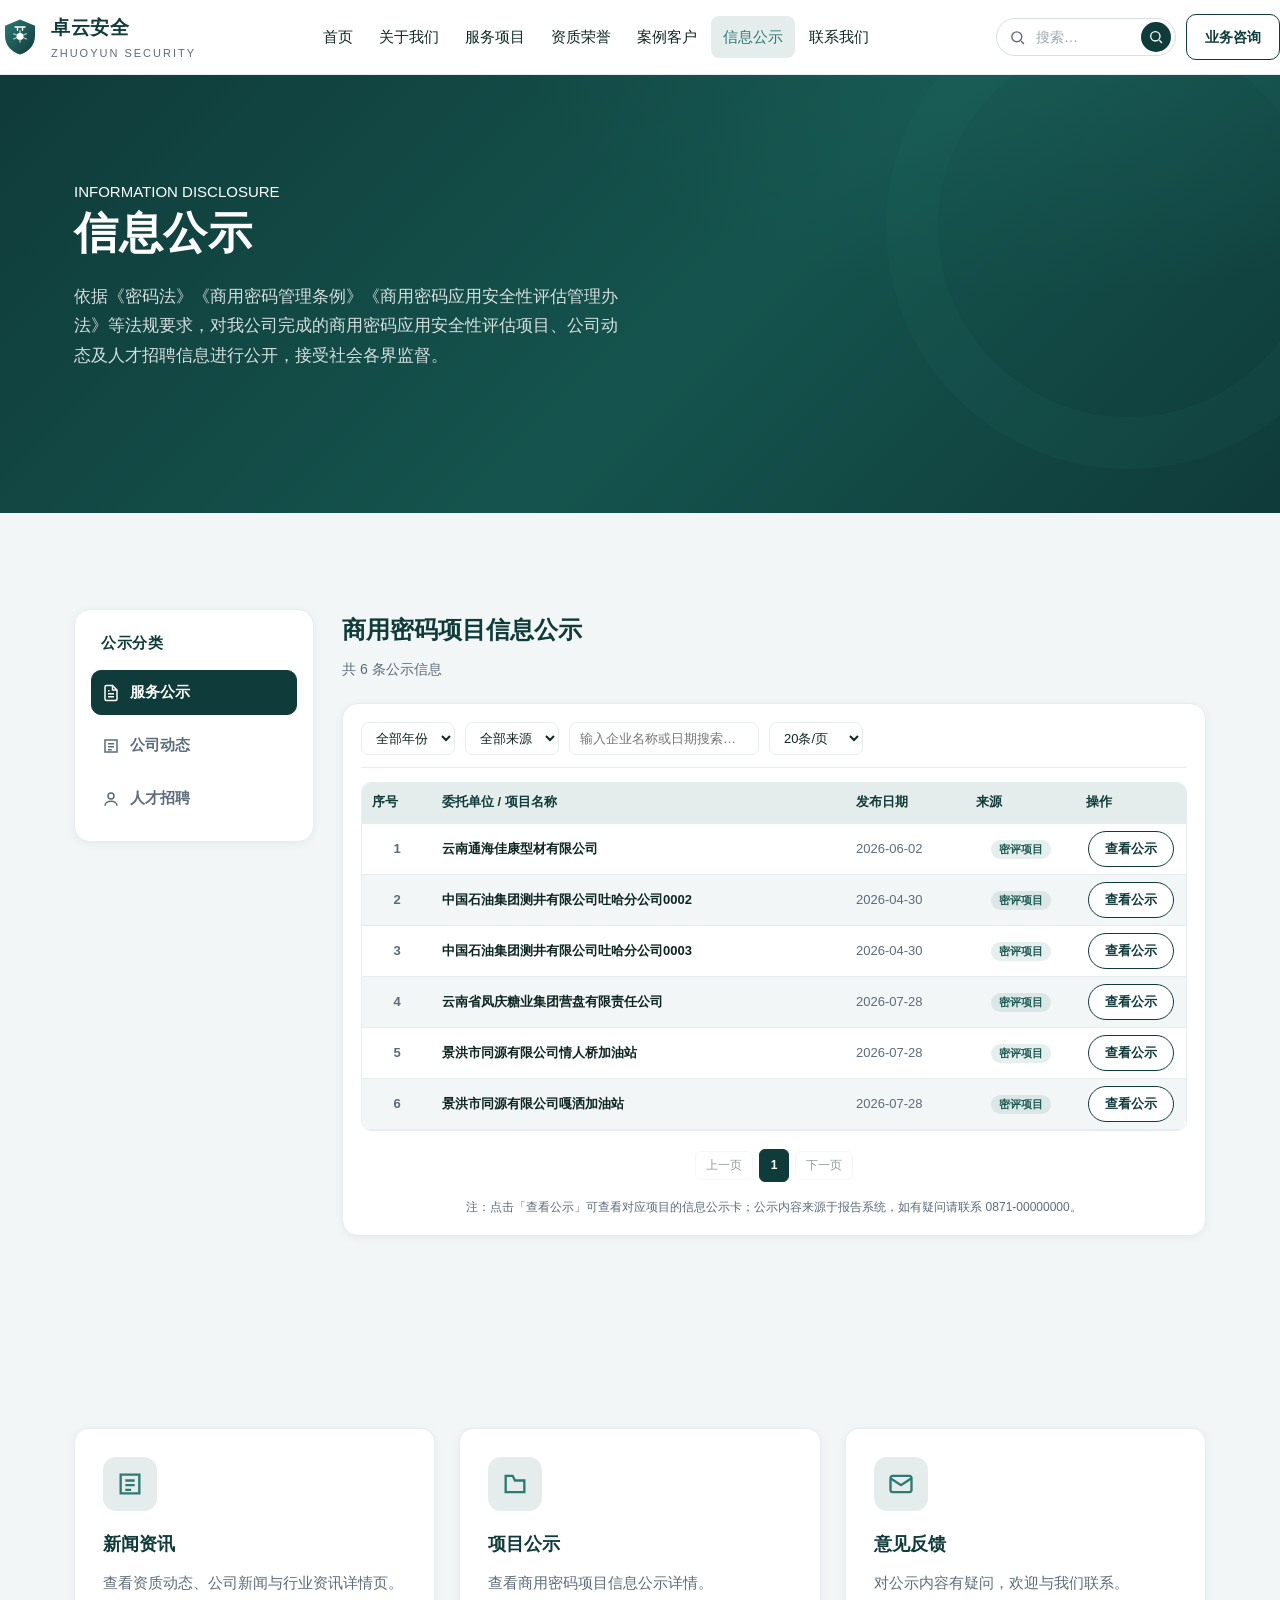
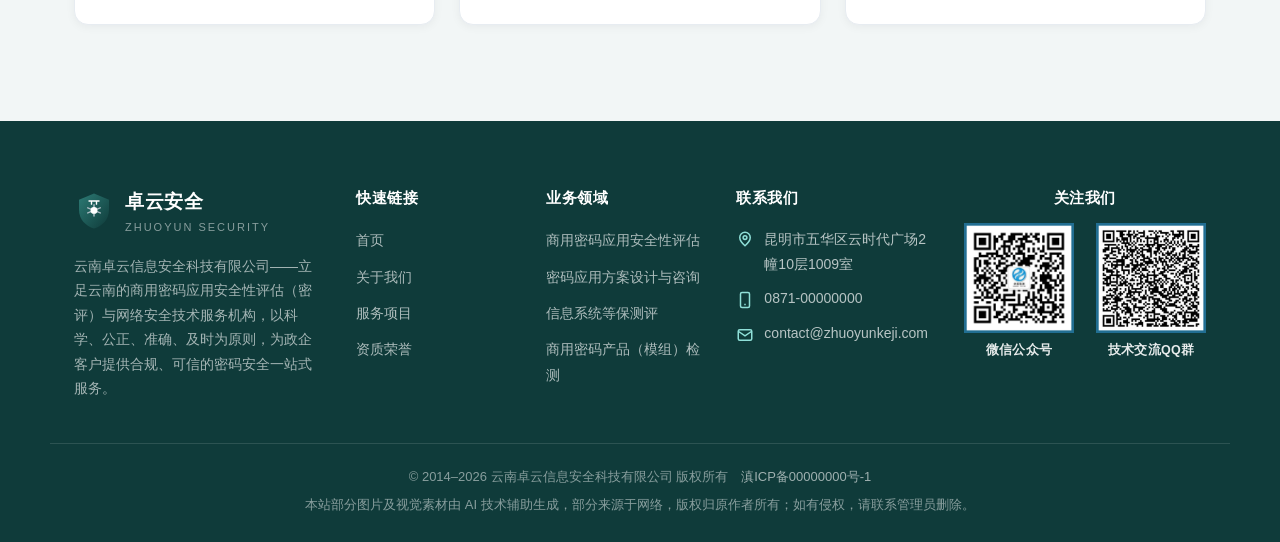
<file: disclosure.html>
<!DOCTYPE html>
<html lang="zh-CN">
<head>
<meta charset="utf-8">
<meta name="viewport" content="width=device-width,initial-scale=1">
<title>商用密码项目信息公示 | 云南卓云信息安全科技有限公司</title>
<meta name="description" content="云南卓云信息安全科技有限公司商用密码项目信息公示，含密评项目、委托单位、发布日期及信息公示卡，接受社会监督。">
<link rel="icon" href="assets/img/favicon.svg">
<link rel="stylesheet" href="assets/css/style.css">
</head>
<body>
<header class="nav">
  <div class="wrap nav-inner">
    <a class="brand" href="index.html"><img src="assets/img/logo.svg" alt="卓云安全"><span>卓云安全<small>ZHUOYUN SECURITY</small></span></a>
    <nav class="nav-links">
      <a href="index.html">首页</a><a href="about.html">关于我们</a><a href="services.html">服务项目</a>
      <a href="qualifications.html">资质荣誉</a><a href="cases.html">案例客户</a><a href="disclosure.html">信息公示</a><a href="contact.html">联系我们</a>
    </nav>
    <div class="nav-cta"><form class="nav-search" action="search.html" method="get" role="search" onsubmit="var v=this.querySelector('input[name=q]').value.trim(); if(!v) return false; location.href='search.html?q='+encodeURIComponent(v); return false;">
        <svg class="ns-ico" viewBox="0 0 24 24" aria-hidden="true"><circle cx="11" cy="11" r="7"/><path d="M21 21l-4-4"/></svg>
        <input type="search" name="q" placeholder="搜索…" aria-label="站内搜索" autocomplete="off">
        <button type="submit" class="ns-btn" aria-label="搜索"><svg viewBox="0 0 24 24" aria-hidden="true"><circle cx="11" cy="11" r="7"/><path d="M21 21l-4-4"/></svg></button>
      </form>
      <a class="btn btn-outline" href="contact.html">业务咨询</a><a class="ns-icon-m" href="search.html" aria-label="搜索"><svg viewBox="0 0 24 24"><circle cx="11" cy="11" r="7"/><path d="M21 21l-4-4"/></svg></a><button class="hamburger" aria-label="菜单"><span></span><span></span><span></span></button></div>
  </div>
</header>

<section class="hero">
  <div class="wrap">
    <span class="hero-tag">INFORMATION DISCLOSURE</span>
    <h1>信息公示</h1>
    <p class="lead">依据《密码法》《商用密码管理条例》《商用密码应用安全性评估管理办法》等法规要求，对我公司完成的商用密码应用安全性评估项目、公司动态及人才招聘信息进行公开，接受社会各界监督。</p>
  </div>
</section>

<section class="section soft">
  <div class="wrap">
    <div class="disclosure-layout reveal">
      <aside class="disclosure-sidebar">
        <div class="sidebar-title">公示分类</div>
        <nav class="sidebar-menu" id="disclosureSidebar">
          <button class="active" data-section="service" aria-label="查看服务公示">
            <svg viewBox="0 0 24 24"><path d="M14 2H6a2 2 0 0 0-2 2v16a2 2 0 0 0 2 2h12a2 2 0 0 0 2-2V8z"/><path d="M14 2v6h6"/><path d="M16 13H8M16 17H8M10 9H8"/></svg>
            服务公示
          </button>
          <button data-section="news" aria-label="查看公司动态">
            <svg viewBox="0 0 24 24"><path d="M4 4h16v16H4z"/><path d="M8 9h8M8 13h8M8 17h5"/></svg>
            公司动态
          </button>
          <button data-section="jobs" aria-label="查看人才招聘">
            <svg viewBox="0 0 24 24"><circle cx="12" cy="8" r="4"/><path d="M4 21c0-4 4-6 8-6s8 2 8 6"/></svg>
            人才招聘
          </button>
        </nav>
      </aside>

      <div class="disclosure-content">
        <div id="panel-service" class="content-panel">
          <div class="panel-head"><h2>商用密码项目信息公示</h2><p>共 <span id="disclosureCount">加载中…</span> 条公示信息</p></div>
          <div class="disclosure-panel">
            <div class="disclosure-toolbar">
              <div class="disclosure-filters">
                <select id="disclosureYear" aria-label="年份筛选"><option value="all">全部年份</option></select>
                <select id="disclosureSource" aria-label="来源筛选"><option value="all">全部来源</option><option value="检测">密评项目 · 卓云</option><option value="服务">密评项目 · 合作</option></select>
                <input type="search" id="disclosureSearch" placeholder="输入企业名称或日期搜索…" aria-label="搜索">
                <select id="disclosurePageSize" aria-label="每页条数">
                  <option value="20">20条/页</option>
                  <option value="50">50条/页</option>
                  <option value="100">100条/页</option>
                </select>
              </div>
            </div>
            <div class="table-wrap">
              <table class="disclosure-table">
                <thead>
                  <tr>
                    <th style="width:70px">序号</th>
                    <th>委托单位 / 项目名称</th>
                    <th style="width:120px">发布日期</th>
                    <th style="width:110px">来源</th>
                    <th style="width:110px">操作</th>
                  </tr>
                </thead>
                <tbody id="disclosureTableBody">
                  <tr><td colspan="5" id="disclosureLoading" class="empty">正在加载公示数据…</td></tr>
                </tbody>
              </table>
            </div>
            <div class="disclosure-pager" id="disclosurePager"></div>
            <p class="disclosure-note">注：点击「查看公示」可查看对应项目的信息公示卡；公示内容来源于报告系统，如有疑问请联系 0871-00000000。</p>
          </div>
        </div>

        <div id="panel-news" class="content-panel hidden">
          <div class="panel-head"><h2>公司动态</h2><p>公司新闻、资质公告与行业动态</p></div>
          <div class="news-filter" id="disclosureNewsFilter">
            <button class="active" data-cat="all">全部</button>
            <button data-cat="company">公司动态</button>
            <button data-cat="announcement">资质公告</button>
          </div>
          <div class="announce-timeline" id="disclosureNewsTimeline"></div>
        </div>

        <div id="panel-jobs" class="content-panel hidden">
          <div class="panel-head"><h2>人才招聘</h2><p>加入我们，与专业团队共同成长</p></div>
          <div class="jobs-grid" id="disclosureJobsGrid"></div>
        </div>
      </div>
    </div>
  </div>
</section>

<section class="section soft">
  <div class="wrap">
    <div class="grid grid-3">
      <a href="news.html" class="card reveal hoverable"><div class="ico"><svg viewBox="0 0 24 24"><path d="M4 4h16v16H4z"/><path d="M8 9h8M8 13h8M8 17h5"/></svg></div><h3>新闻资讯</h3><p>查看资质动态、公司新闻与行业资讯详情页。</p></a>
      <a href="cases.html" class="card reveal hoverable"><div class="ico"><svg viewBox="0 0 24 24"><path d="M4 19V5h6l2 4h8v10z"/></svg></div><h3>项目公示</h3><p>查看商用密码项目信息公示详情。</p></a>
      <a href="contact.html" class="card reveal hoverable"><div class="ico"><svg viewBox="0 0 24 24"><rect x="3" y="5" width="18" height="14" rx="2"/><path d="M3 7l9 6 9-6"/></svg></div><h3>意见反馈</h3><p>对公示内容有疑问，欢迎与我们联系。</p></a>
    </div>
  </div>
</section>

<footer class="footer">
  <div class="wrap footer-grid">
    <div><div class="brand"><img src="assets/img/logo.svg" alt="卓云安全" style="width:40px;height:40px"><span>卓云安全<small>ZHUOYUN SECURITY</small></span></div><p class="desc">云南卓云信息安全科技有限公司——立足云南的商用密码应用安全性评估（密评）与网络安全技术服务机构，以科学、公正、准确、及时为原则，为政企客户提供合规、可信的密码安全一站式服务。</p></div>
    <div><h5>快速链接</h5><ul><li><a href="index.html">首页</a></li><li><a href="about.html">关于我们</a></li><li><a href="services.html">服务项目</a></li><li><a href="qualifications.html">资质荣誉</a></li></ul></div>
    <div><h5>业务领域</h5><ul><li><a href="services.html#crypto-eval">商用密码应用安全性评估</a></li><li><a href="services.html#crypto-design">密码应用方案设计与咨询</a></li><li><a href="services.html#dengbao">信息系统等保测评</a></li><li><a href="services.html#product-test">商用密码产品（模组）检测</a></li></div>
    <div><h5>联系我们</h5><div class="contact-line" style="display:flex;gap:10px;align-items:flex-start;margin-bottom:10px"><svg viewBox="0 0 24 24" fill="none" stroke-width="2" style="width:18px;height:18px;stroke:#8fe0d8;flex:0 0 18px;margin-top:3px"><path d="M12 21s-7-6-7-11a7 7 0 0 1 14 0c0 5-7 11-7 11z"/><circle cx="12" cy="10" r="2.5"/></svg><span style="font-size:14px;color:rgba(255,255,255,.7)">昆明市五华区云时代广场2幢10层1009室</span></div><div class="contact-line" style="display:flex;gap:10px;align-items:center;margin-bottom:10px"><svg viewBox="0 0 24 24" fill="none" stroke-width="2" style="width:18px;height:18px;stroke:#8fe0d8;flex:0 0 18px"><rect x="6" y="2" width="12" height="20" rx="2"/><path d="M11 18h2"/></svg><span style="font-size:14px;color:rgba(255,255,255,.7)">0871-00000000</span></div><div class="contact-line" style="display:flex;gap:10px;align-items:center"><svg viewBox="0 0 24 24" fill="none" stroke-width="2" style="width:18px;height:18px;stroke:#8fe0d8;flex:0 0 18px"><rect x="3" y="5" width="18" height="14" rx="2"/><path d="M3 7l9 6 9-6"/></svg><span style="font-size:14px;color:rgba(255,255,255,.7)">contact@zhuoyunkeji.com</span></div></div>
    <div class="footer-qr"><h5>关注我们</h5><div class="qr-duo"><div class="qr-single"><img src="assets/img/wechat-qr.png" alt="微信公众号"><span>微信公众号</span></div><div class="qr-single"><img src="assets/img/qq-group-qr.png" alt="技术交流QQ群"><span>技术交流QQ群</span></div></div></div>
  </div>
  <div class="wrap footer-bottom">
    <p>© 2014–2026 云南卓云信息安全科技有限公司 版权所有　<a href="https://beian.miit.gov.cn/" target="_blank" rel="noopener">滇ICP备00000000号-1</a></p>
    <p>本站部分图片及视觉素材由 AI 技术辅助生成，部分来源于网络，版权归原作者所有；如有侵权，请联系管理员删除。</p>
  </div>
</footer>
<!-- 弹窗容器 -->
<div class="modal-overlay" id="modalOverlay" aria-hidden="true">
  <div class="modal-dialog" role="dialog" aria-modal="true" aria-labelledby="modalTitle">
    <div class="modal-head">
      <span class="m-tag" id="modalTag"></span>
      <h3 id="modalTitle"></h3>
      <button class="modal-close" id="modalClose" aria-label="关闭"><svg viewBox="0 0 24 24"><path d="M6 6l12 12M18 6L6 18"/></svg></button>
    </div>
    <div class="modal-body" id="modalBody"></div>
  </div>
</div>

<div class="totop" aria-label="返回顶部"><svg viewBox="0 0 24 24"><path d="M12 19V5M5 12l7-7 7 7"/></svg></div>
<script src="assets/js/main.js" defer></script>
</body>
</html>
</file>
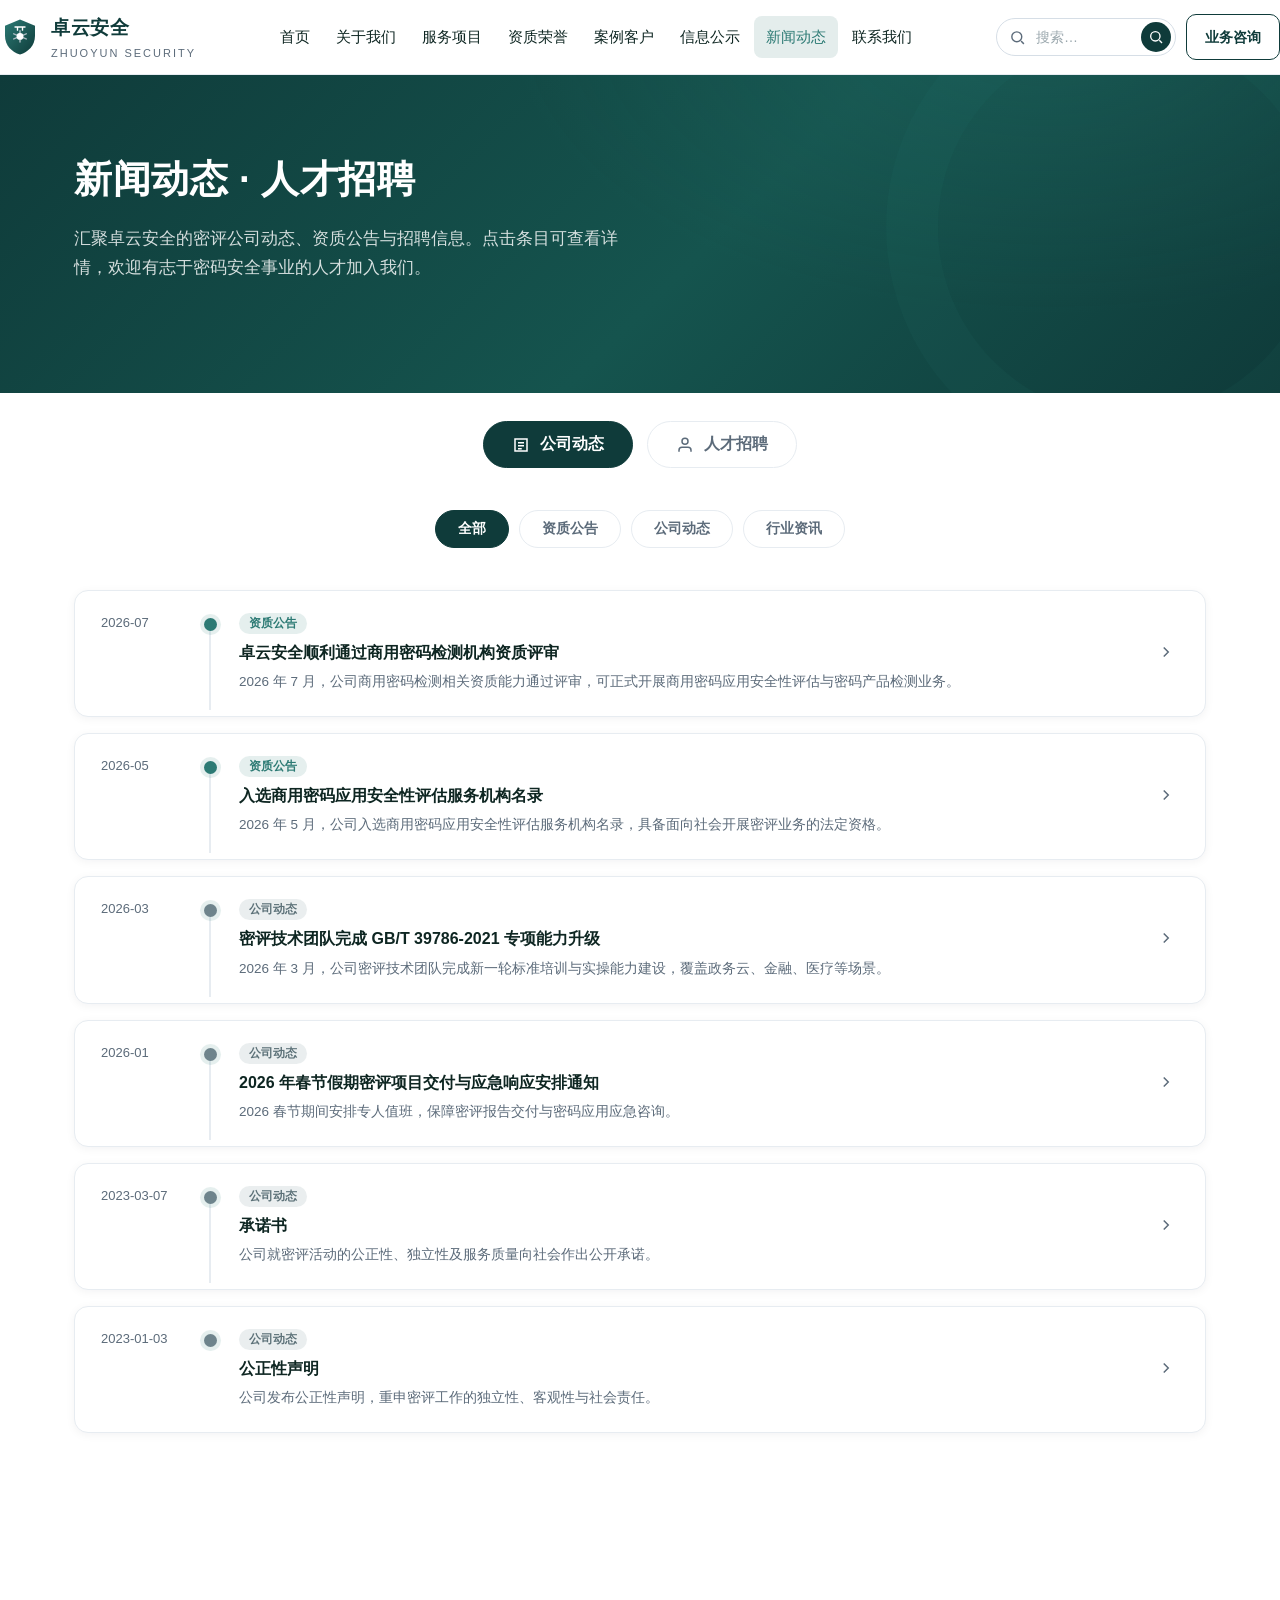
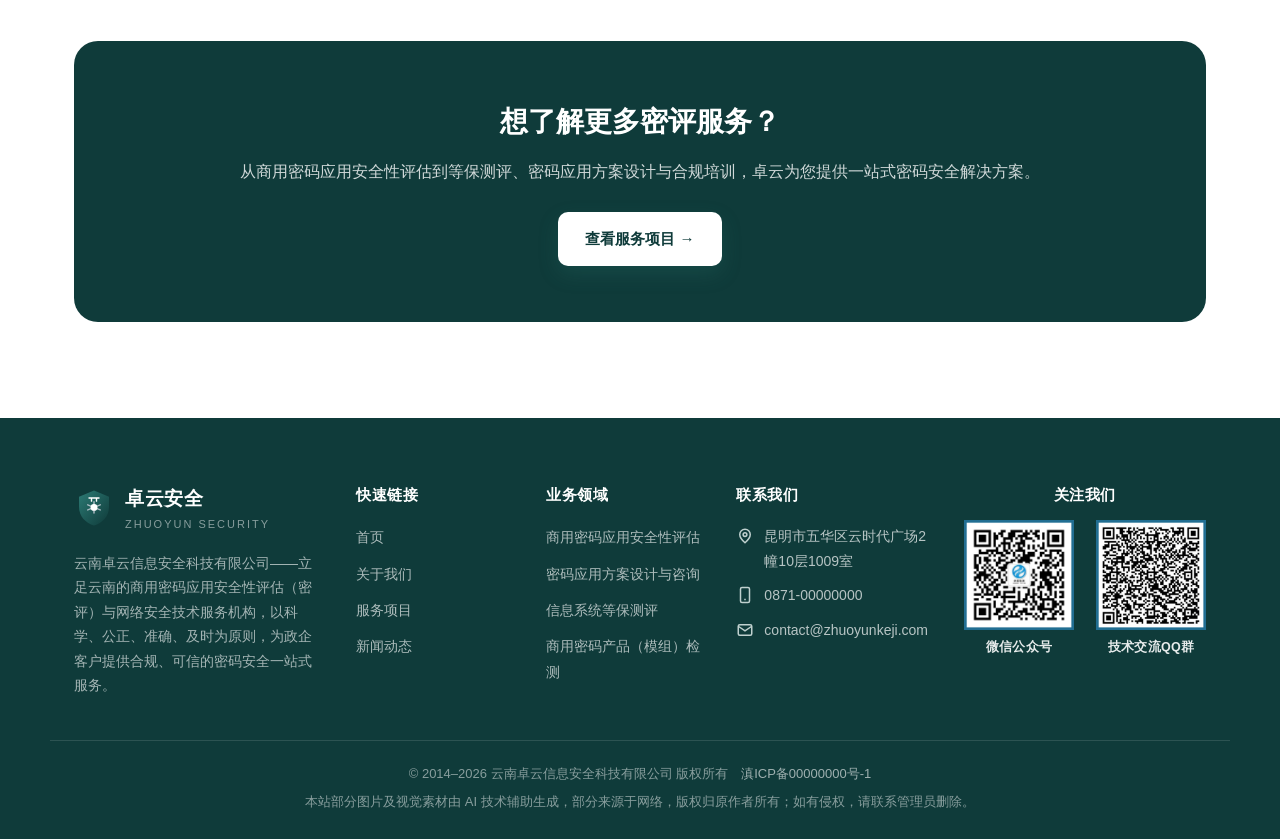
<file: news.html>
<!DOCTYPE html>
<html lang="zh-CN">
<head>
<meta charset="utf-8">
<meta name="viewport" content="width=device-width,initial-scale=1">
<title>新闻动态 | 云南卓云信息安全科技有限公司</title>
<meta name="description" content="卓云安全新闻动态与公告：密评资质进展、公司动态与行业资讯，覆盖商用密码应用安全性评估、等保测评、密码应用方案设计与合规培训等领域。">
<link rel="icon" href="assets/img/favicon.svg">
<link rel="stylesheet" href="assets/css/style.css">
</head>
<body>
<header class="nav">
  <div class="wrap nav-inner">
    <a class="brand" href="index.html"><img src="assets/img/logo.svg" alt="卓云安全"><span>卓云安全<small>ZHUOYUN SECURITY</small></span></a>
    <nav class="nav-links">
      <a href="index.html">首页</a><a href="about.html">关于我们</a><a href="services.html">服务项目</a>
      <a href="qualifications.html">资质荣誉</a><a href="cases.html">案例客户</a>      <a href="disclosure.html">信息公示</a>
      <a href="news.html">新闻动态</a><a href="contact.html">联系我们</a>
    </nav>
    <div class="nav-cta"><form class="nav-search" action="search.html" method="get" role="search" onsubmit="var v=this.querySelector('input[name=q]').value.trim(); if(!v) return false; location.href='search.html?q='+encodeURIComponent(v); return false;">
        <svg class="ns-ico" viewBox="0 0 24 24" aria-hidden="true"><circle cx="11" cy="11" r="7"/><path d="M21 21l-4-4"/></svg>
        <input type="search" name="q" placeholder="搜索…" aria-label="站内搜索" autocomplete="off">
        <button type="submit" class="ns-btn" aria-label="搜索"><svg viewBox="0 0 24 24" aria-hidden="true"><circle cx="11" cy="11" r="7"/><path d="M21 21l-4-4"/></svg></button>
      </form>
      <a class="btn btn-outline" href="contact.html">业务咨询</a><a class="ns-icon-m" href="search.html" aria-label="搜索"><svg viewBox="0 0 24 24"><circle cx="11" cy="11" r="7"/><path d="M21 21l-4-4"/></svg></a><button class="hamburger" aria-label="菜单"><span></span><span></span><span></span></button></div>
  </div>
</header>

<section class="hero" style="padding:80px 0">
  <div class="wrap"><h1 style="font-size:38px">新闻动态 · 人才招聘</h1><p class="lead">汇聚卓云安全的密评公司动态、资质公告与招聘信息。点击条目可查看详情，欢迎有志于密码安全事业的人才加入我们。</p></div>
</section>

<section class="section" style="padding-top:28px">
  <div class="wrap">
    <div class="page-tabs reveal" id="newsTabs">
      <button class="active" data-tab="news"><svg viewBox="0 0 24 24"><path d="M4 4h16v16H4z"/><path d="M8 9h8M8 13h8M8 17h5"/></svg>公司动态</button>
      <button data-tab="jobs"><svg viewBox="0 0 24 24"><circle cx="12" cy="7" r="4"/><path d="M4 21v-2a4 4 0 0 1 4-4h8a4 4 0 0 1 4 4v2"/></svg>人才招聘</button>
    </div>

    <div class="tab-panel" id="panel-news">
      <div class="news-filter reveal">
        <button class="active" data-cat="all">全部</button>
        <button data-cat="announcement">资质公告</button>
        <button data-cat="company">公司动态</button>
        <button data-cat="industry">行业资讯</button>
      </div>
      <div class="announce-timeline" id="newsTimeline"></div>
    </div>

    <div class="tab-panel hidden" id="panel-jobs">
      <div class="jobs-intro reveal">
        <h2>加入卓云安全</h2>
        <p>我们提供具有竞争力的薪酬、完善的培训体系与广阔的发展空间。以下岗位长期有效，简历请投递至 <a href="mailto:contact@zhuoyunkeji.com">contact@zhuoyunkeji.com</a>，邮件标题注明「应聘岗位+姓名」。</p>
      </div>
      <div class="jobs-grid" id="jobsGrid"></div>
    </div>
  </div>
</section>

<section class="section">
  <div class="wrap"><div class="cta reveal"><h2>想了解更多密评服务？</h2><p>从商用密码应用安全性评估到等保测评、密码应用方案设计与合规培训，卓云为您提供一站式密码安全解决方案。</p><a class="btn btn-primary" href="services.html">查看服务项目 →</a></div></div>
</section>

<footer class="footer">
  <div class="wrap footer-grid">
    <div><div class="brand"><img src="assets/img/logo.svg" alt="卓云安全" style="width:40px;height:40px"><span>卓云安全<small>ZHUOYUN SECURITY</small></span></div><p class="desc">云南卓云信息安全科技有限公司——立足云南的商用密码应用安全性评估（密评）与网络安全技术服务机构，以科学、公正、准确、及时为原则，为政企客户提供合规、可信的密码安全一站式服务。</p></div>
    <div><h5>快速链接</h5><ul><li><a href="index.html">首页</a></li><li><a href="about.html">关于我们</a></li><li><a href="services.html">服务项目</a></li><li><a href="news.html">新闻动态</a></li></ul></div>
    <div><h5>业务领域</h5><ul><li><a href="services.html#crypto-eval">商用密码应用安全性评估</a></li><li><a href="services.html#crypto-design">密码应用方案设计与咨询</a></li><li><a href="services.html#dengbao">信息系统等保测评</a></li><li><a href="services.html#product-test">商用密码产品（模组）检测</a></li></div>
    <div><h5>联系我们</h5><div class="contact-line"><svg viewBox="0 0 24 24"><path d="M12 21s-7-6-7-11a7 7 0 0 1 14 0c0 5-7 11-7 11z"/><circle cx="12" cy="10" r="2.5"/></svg><span>昆明市五华区云时代广场2幢10层1009室</span></div><div class="contact-line"><svg viewBox="0 0 24 24"><rect x="6" y="2" width="12" height="20" rx="2"/><path d="M11 18h2"/></svg><span>0871-00000000</span></div><div class="contact-line"><svg viewBox="0 0 24 24"><rect x="3" y="5" width="18" height="14" rx="2"/><path d="M3 7l9 6 9-6"/></svg><span>contact@zhuoyunkeji.com</span></div></div>
    <div class="footer-qr"><h5>关注我们</h5><div class="qr-duo"><div class="qr-single"><img src="assets/img/wechat-qr.png" alt="微信公众号"><span>微信公众号</span></div><div class="qr-single"><img src="assets/img/qq-group-qr.png" alt="技术交流QQ群"><span>技术交流QQ群</span></div></div></div>
  </div>
  <div class="wrap footer-bottom">
    <p>© 2014–2026 云南卓云信息安全科技有限公司 版权所有　<a href="https://beian.miit.gov.cn/" target="_blank" rel="noopener">滇ICP备00000000号-1</a></p>
    <p>本站部分图片及视觉素材由 AI 技术辅助生成，部分来源于网络，版权归原作者所有；如有侵权，请联系管理员删除。</p>
  </div>
</footer>
<div class="totop" aria-label="返回顶部"><svg viewBox="0 0 24 24"><path d="M12 19V5M5 12l7-7 7 7"/></svg></div>

<div class="modal-overlay" id="modalOverlay" aria-hidden="true">
  <div class="modal-dialog" role="dialog" aria-modal="true" aria-labelledby="modalTitle">
    <div class="modal-head">
      <span class="m-tag" id="modalTag"></span>
      <h3 id="modalTitle"></h3>
      <button class="modal-close" id="modalClose" aria-label="关闭"><svg viewBox="0 0 24 24"><path d="M6 6l12 12M18 6L6 18"/></svg></button>
    </div>
    <div class="modal-body" id="modalBody"></div>
  </div>
</div>

<script src="assets/js/main.js" defer></script>
</body>
</html>
</file>
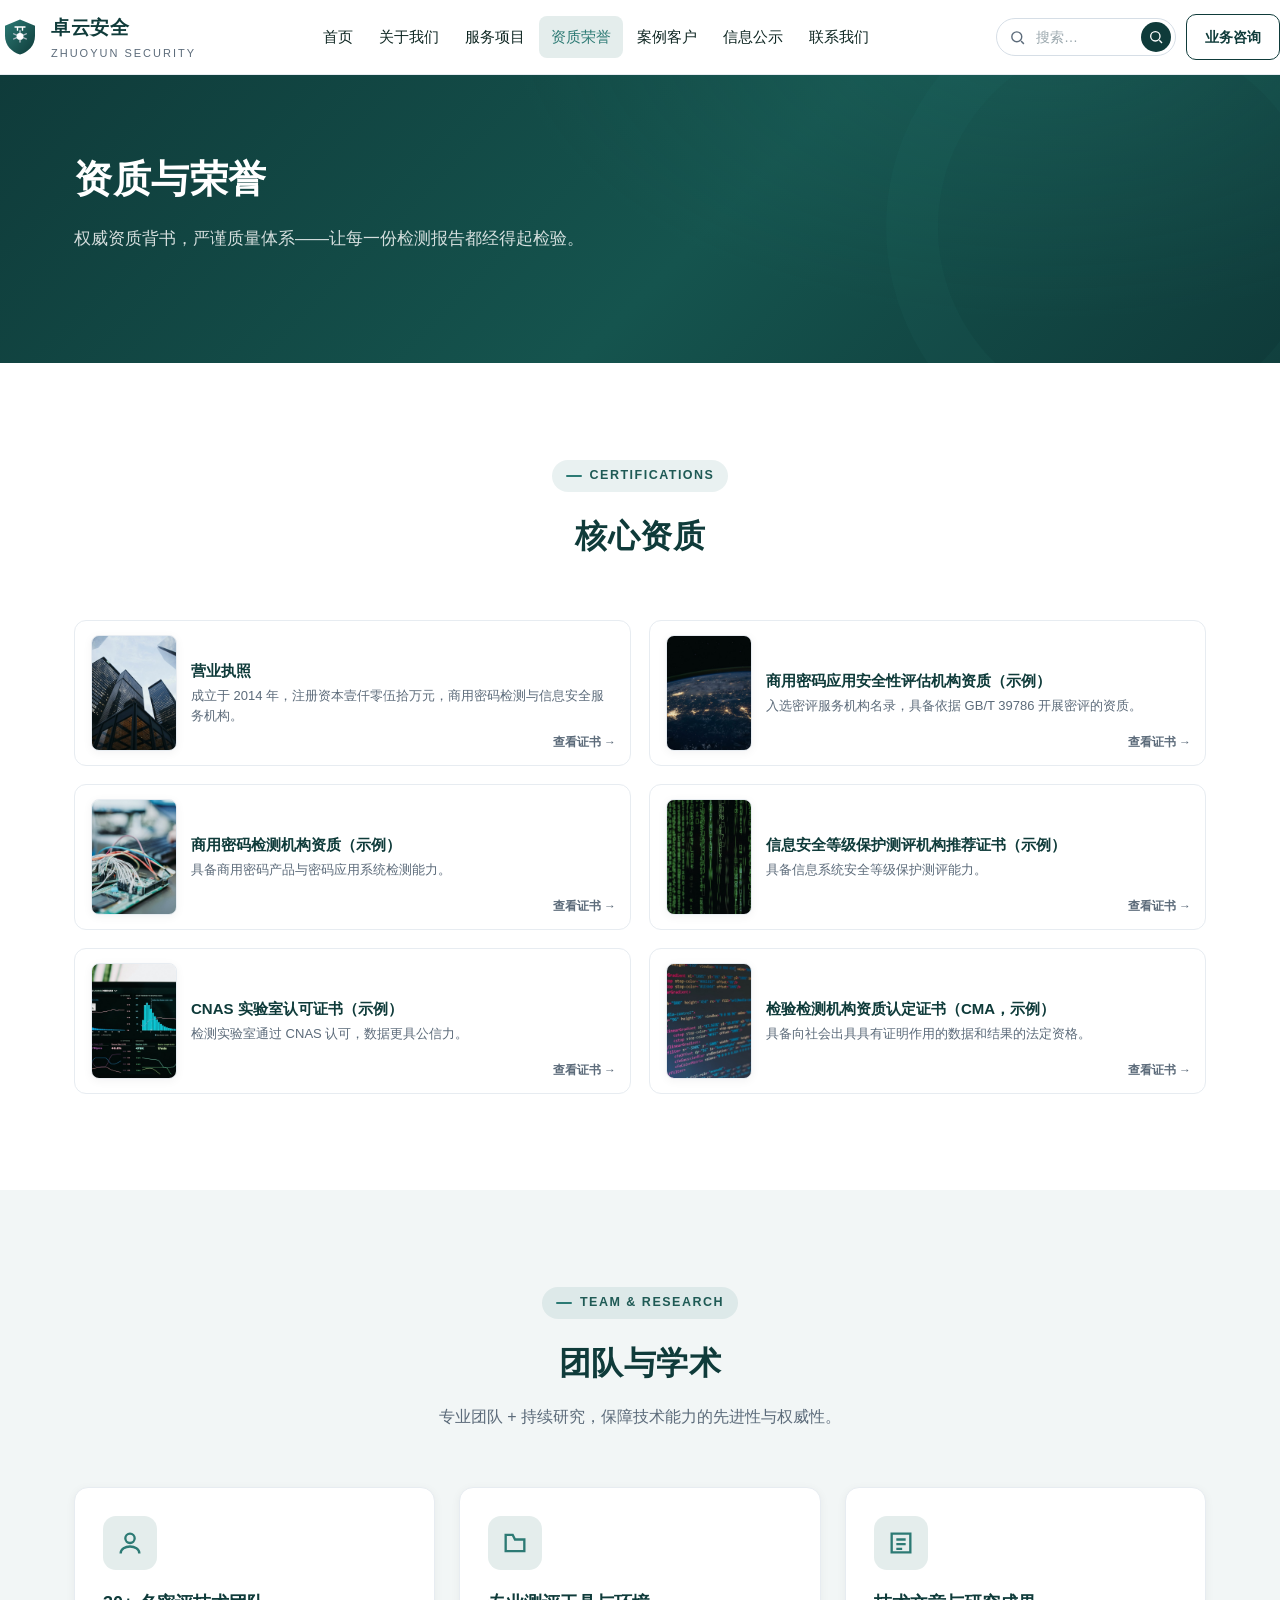
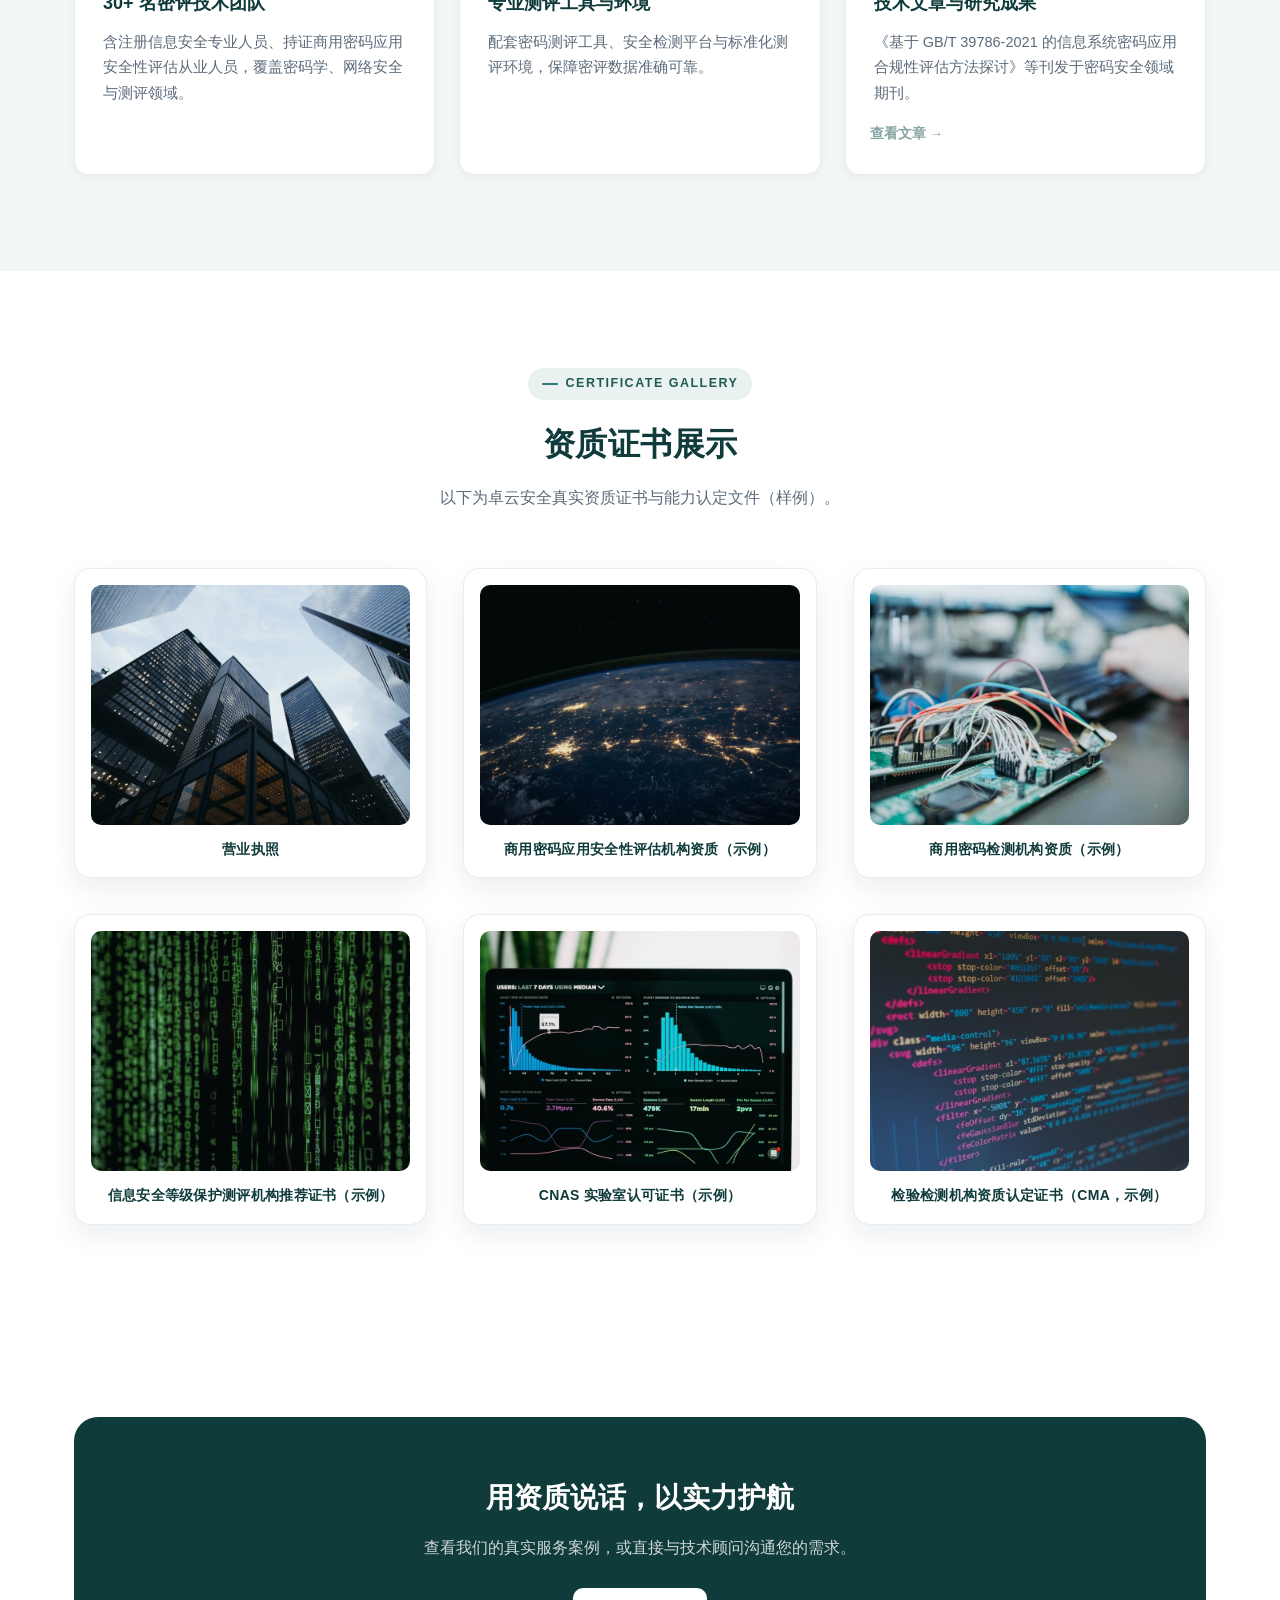
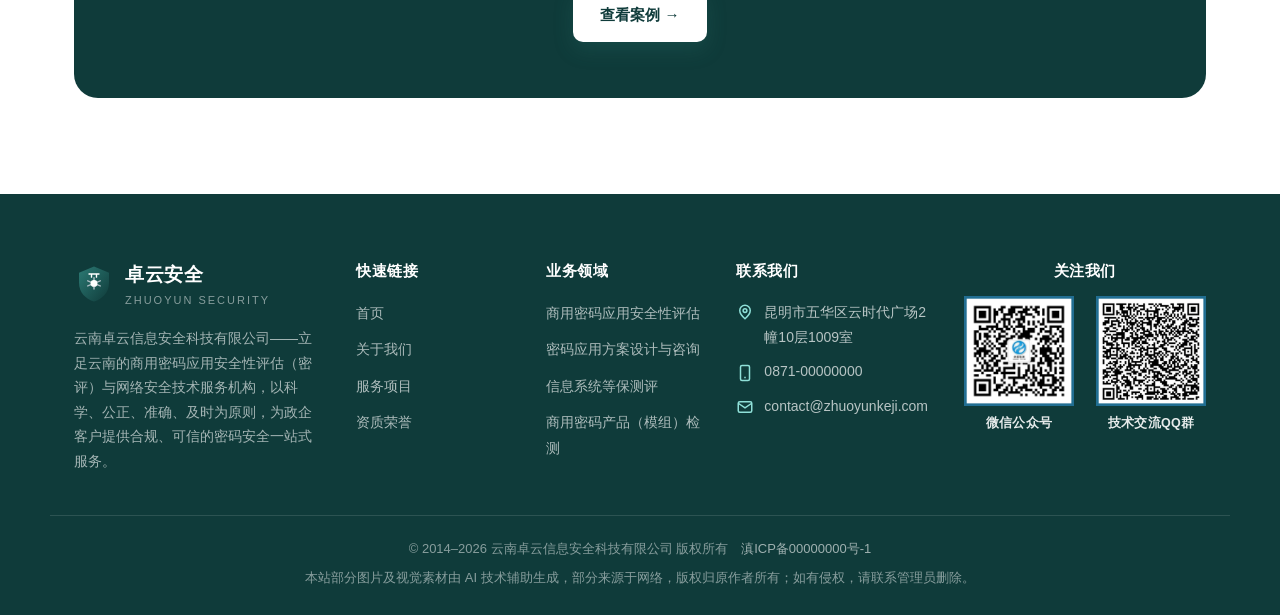
<file: qualifications.html>
<!DOCTYPE html>
<html lang="zh-CN">
<head>
<meta charset="utf-8">
<meta name="viewport" content="width=device-width,initial-scale=1">
<title>资质荣誉 | 云南卓云信息安全科技有限公司</title>
<meta name="description" content="卓云安全资质体系：商用密码应用安全性评估机构资质、商用密码检测机构资质、信息安全等级保护测评机构推荐证书，以及 CNAS、CMA 与密评技术团队能力。">
<link rel="icon" href="assets/img/favicon.svg">
<link rel="stylesheet" href="assets/css/style.css">
</head>
<body>
<header class="nav">
  <div class="wrap nav-inner">
    <a class="brand" href="index.html"><img src="assets/img/logo.svg" alt="卓云安全"><span>卓云安全<small>ZHUOYUN SECURITY</small></span></a>
    <nav class="nav-links">
      <a href="index.html">首页</a><a href="about.html">关于我们</a><a href="services.html">服务项目</a>
      <a href="qualifications.html">资质荣誉</a><a href="cases.html">案例客户</a><a href="disclosure.html">信息公示</a><a href="contact.html">联系我们</a>
    </nav>
    <div class="nav-cta"><form class="nav-search" action="search.html" method="get" role="search" onsubmit="var v=this.querySelector('input[name=q]').value.trim(); if(!v) return false; location.href='search.html?q='+encodeURIComponent(v); return false;">
        <svg class="ns-ico" viewBox="0 0 24 24" aria-hidden="true"><circle cx="11" cy="11" r="7"/><path d="M21 21l-4-4"/></svg>
        <input type="search" name="q" placeholder="搜索…" aria-label="站内搜索" autocomplete="off">
        <button type="submit" class="ns-btn" aria-label="搜索"><svg viewBox="0 0 24 24" aria-hidden="true"><circle cx="11" cy="11" r="7"/><path d="M21 21l-4-4"/></svg></button>
      </form>
      <a class="btn btn-outline" href="contact.html">业务咨询</a><a class="ns-icon-m" href="search.html" aria-label="搜索"><svg viewBox="0 0 24 24"><circle cx="11" cy="11" r="7"/><path d="M21 21l-4-4"/></svg></a><button class="hamburger" aria-label="菜单"><span></span><span></span><span></span></button></div>
  </div>
</header>

<section class="hero" style="padding:80px 0">
  <div class="wrap"><h1 style="font-size:38px">资质与荣誉</h1><p class="lead">权威资质背书，严谨质量体系——让每一份检测报告都经得起检验。</p></div>
</section>

<section class="section">
  <div class="wrap">
    <div class="sec-head reveal"><span class="sec-tag">CERTIFICATIONS</span><h2>核心资质</h2></div>
    <div class="quals reveal">
      <div class="qual clickable" role="button" tabindex="0" data-cert="license" aria-label="查看营业执照">
        <div class="qual-thumb"><img src="assets/img/cert1.jpg" alt="营业执照缩略图" loading="lazy"></div>
        <div class="qual-main">
          <div class="qual-title">营业执照</div>
          <div class="qual-desc">成立于 2014 年，注册资本壹仟零伍拾万元，商用密码检测与信息安全服务机构。</div>
        </div>
        <span class="qual-hint">查看证书 →</span>
      </div>
      <div class="qual clickable" role="button" tabindex="0" data-cert="cryptoEval" aria-label="查看密评机构资质">
        <div class="qual-thumb"><img src="assets/img/cert2.jpg" alt="密评机构资质缩略图" loading="lazy"></div>
        <div class="qual-main">
          <div class="qual-title">商用密码应用安全性评估机构资质（示例）</div>
          <div class="qual-desc">入选密评服务机构名录，具备依据 GB/T 39786 开展密评的资质。</div>
        </div>
        <span class="qual-hint">查看证书 →</span>
      </div>
      <div class="qual clickable" role="button" tabindex="0" data-cert="cryptoProduct" aria-label="查看商用密码检测资质">
        <div class="qual-thumb"><img src="assets/img/cert3.jpg" alt="商用密码检测资质缩略图" loading="lazy"></div>
        <div class="qual-main">
          <div class="qual-title">商用密码检测机构资质（示例）</div>
          <div class="qual-desc">具备商用密码产品与密码应用系统检测能力。</div>
        </div>
        <span class="qual-hint">查看证书 →</span>
      </div>
      <div class="qual clickable" role="button" tabindex="0" data-cert="dengbao" aria-label="查看等保测评资质">
        <div class="qual-thumb"><img src="assets/img/cert4.jpg" alt="等保测评资质缩略图" loading="lazy"></div>
        <div class="qual-main">
          <div class="qual-title">信息安全等级保护测评机构推荐证书（示例）</div>
          <div class="qual-desc">具备信息系统安全等级保护测评能力。</div>
        </div>
        <span class="qual-hint">查看证书 →</span>
      </div>
      <div class="qual clickable" role="button" tabindex="0" data-cert="cnas" aria-label="查看 CNAS 认可">
        <div class="qual-thumb"><img src="assets/img/cert5.jpg" alt="CNAS 认可缩略图" loading="lazy"></div>
        <div class="qual-main">
          <div class="qual-title">CNAS 实验室认可证书（示例）</div>
          <div class="qual-desc">检测实验室通过 CNAS 认可，数据更具公信力。</div>
        </div>
        <span class="qual-hint">查看证书 →</span>
      </div>
      <div class="qual clickable" role="button" tabindex="0" data-cert="cma" aria-label="查看 CMA 证书">
        <div class="qual-thumb"><img src="assets/img/cert6.jpg" alt="CMA 证书缩略图" loading="lazy"></div>
        <div class="qual-main">
          <div class="qual-title">检验检测机构资质认定证书（CMA，示例）</div>
          <div class="qual-desc">具备向社会出具具有证明作用的数据和结果的法定资格。</div>
        </div>
        <span class="qual-hint">查看证书 →</span>
      </div>
    </div>
  </div>
</section>

<section class="section soft">
  <div class="wrap">
    <div class="sec-head reveal"><span class="sec-tag">TEAM & RESEARCH</span><h2>团队与学术</h2><p>专业团队 + 持续研究，保障技术能力的先进性与权威性。</p></div>
    <div class="grid grid-3">
      <div class="card reveal"><div class="ico"><svg viewBox="0 0 24 24"><circle cx="12" cy="8" r="4"/><path d="M4 21c0-4 4-6 8-6s8 2 8 6"/></svg></div><h3>30+ 名密评技术团队</h3><p>含注册信息安全专业人员、持证商用密码应用安全性评估从业人员，覆盖密码学、网络安全与测评领域。</p></div>
      <div class="card reveal"><div class="ico"><svg viewBox="0 0 24 24"><path d="M4 19V5h6l2 4h8v10z"/></svg></div><h3>专业测评工具与环境</h3><p>配套密码测评工具、安全检测平台与标准化测评环境，保障密评数据准确可靠。</p></div>
      <div class="card clickable" role="button" tabindex="0" data-papers="list" aria-label="查看技术文章成果">
        <div class="ico"><svg viewBox="0 0 24 24"><path d="M4 4h16v16H4z"/><path d="M8 9h8M8 13h8M8 17h5"/></svg></div>
        <h3>技术文章与研究成果</h3>
        <p>《基于 GB/T 39786-2021 的信息系统密码应用合规性评估方法探讨》等刊发于密码安全领域期刊。</p>
        <span class="card-hint">查看文章 →</span>
      </div>
    </div>
  </div>
</section>

<section class="section">
  <div class="wrap">
    <div class="sec-head reveal"><span class="sec-tag">CERTIFICATE GALLERY</span><h2>资质证书展示</h2><p>以下为卓云安全真实资质证书与能力认定文件（样例）。</p></div>
    <div class="cert-grid reveal">
      <div class="cert-item"><div class="cert-img"><img src="assets/img/cert1.jpg" alt="营业执照" loading="lazy"></div><div class="cert-name">营业执照</div></div>
      <div class="cert-item"><div class="cert-img"><img src="assets/img/cert2.jpg" alt="商用密码应用安全性评估机构资质（示例）" loading="lazy"></div><div class="cert-name">商用密码应用安全性评估机构资质（示例）</div></div>
      <div class="cert-item"><div class="cert-img"><img src="assets/img/cert3.jpg" alt="商用密码检测机构资质（示例）" loading="lazy"></div><div class="cert-name">商用密码检测机构资质（示例）</div></div>
      <div class="cert-item"><div class="cert-img"><img src="assets/img/cert4.jpg" alt="信息安全等级保护测评机构推荐证书（示例）" loading="lazy"></div><div class="cert-name">信息安全等级保护测评机构推荐证书（示例）</div></div>
      <div class="cert-item"><div class="cert-img"><img src="assets/img/cert5.jpg" alt="CNAS 实验室认可证书（示例）" loading="lazy"></div><div class="cert-name">CNAS 实验室认可证书（示例）</div></div>
      <div class="cert-item"><div class="cert-img"><img src="assets/img/cert6.jpg" alt="检验检测机构资质认定证书（CMA，示例）" loading="lazy"></div><div class="cert-name">检验检测机构资质认定证书（CMA，示例）</div></div>
    </div>
  </div>
</section>

<section class="section">
  <div class="wrap"><div class="cta reveal"><h2>用资质说话，以实力护航</h2><p>查看我们的真实服务案例，或直接与技术顾问沟通您的需求。</p><a class="btn btn-primary" href="cases.html">查看案例 →</a></div></div>
</section>

<footer class="footer">
  <div class="wrap footer-grid">
    <div><div class="brand"><img src="assets/img/logo.svg" alt="卓云安全" style="width:40px;height:40px"><span>卓云安全<small>ZHUOYUN SECURITY</small></span></div><p class="desc">云南卓云信息安全科技有限公司——立足云南的商用密码应用安全性评估（密评）与网络安全技术服务机构，以科学、公正、准确、及时为原则，为政企客户提供合规、可信的密码安全一站式服务。</p></div>
    <div><h5>快速链接</h5><ul><li><a href="index.html">首页</a></li><li><a href="about.html">关于我们</a></li><li><a href="services.html">服务项目</a></li><li><a href="qualifications.html">资质荣誉</a></li></ul></div>
    <div><h5>业务领域</h5><ul><li><a href="services.html#crypto-eval">商用密码应用安全性评估</a></li><li><a href="services.html#crypto-design">密码应用方案设计与咨询</a></li><li><a href="services.html#dengbao">信息系统等保测评</a></li><li><a href="services.html#product-test">商用密码产品（模组）检测</a></li></div>
    <div><h5>联系我们</h5><div class="contact-line" style="display:flex;gap:10px;align-items:flex-start;margin-bottom:10px"><svg viewBox="0 0 24 24" fill="none" stroke-width="2" style="width:18px;height:18px;stroke:#8fe0d8;flex:0 0 18px;margin-top:3px"><path d="M12 21s-7-6-7-11a7 7 0 0 1 14 0c0 5-7 11-7 11z"/><circle cx="12" cy="10" r="2.5"/></svg><span style="font-size:14px;color:rgba(255,255,255,.7)">昆明市五华区云时代广场2幢10层1009室</span></div><div class="contact-line" style="display:flex;gap:10px;align-items:center;margin-bottom:10px"><svg viewBox="0 0 24 24" fill="none" stroke-width="2" style="width:18px;height:18px;stroke:#8fe0d8;flex:0 0 18px"><rect x="6" y="2" width="12" height="20" rx="2"/><path d="M11 18h2"/></svg><span style="font-size:14px;color:rgba(255,255,255,.7)">0871-00000000</span></div><div class="contact-line" style="display:flex;gap:10px;align-items:center"><svg viewBox="0 0 24 24" fill="none" stroke-width="2" style="width:18px;height:18px;stroke:#8fe0d8;flex:0 0 18px"><rect x="3" y="5" width="18" height="14" rx="2"/><path d="M3 7l9 6 9-6"/></svg><span style="font-size:14px;color:rgba(255,255,255,.7)">contact@zhuoyunkeji.com</span></div></div>
    <div class="footer-qr"><h5>关注我们</h5><div class="qr-duo"><div class="qr-single"><img src="assets/img/wechat-qr.png" alt="微信公众号"><span>微信公众号</span></div><div class="qr-single"><img src="assets/img/qq-group-qr.png" alt="技术交流QQ群"><span>技术交流QQ群</span></div></div></div>
  </div>
  <div class="wrap footer-bottom">
    <p>© 2014–2026 云南卓云信息安全科技有限公司 版权所有　<a href="https://beian.miit.gov.cn/" target="_blank" rel="noopener">滇ICP备00000000号-1</a></p>
    <p>本站部分图片及视觉素材由 AI 技术辅助生成，部分来源于网络，版权归原作者所有；如有侵权，请联系管理员删除。</p>
  </div>
</footer>
<div class="totop" aria-label="返回顶部"><svg viewBox="0 0 24 24"><path d="M12 19V5M5 12l7-7 7 7"/></svg></div>

<div class="modal-overlay" id="modalOverlay" aria-hidden="true">
  <div class="modal-dialog" role="dialog" aria-modal="true" aria-labelledby="modalTitle">
    <div class="modal-head">
      <span class="m-tag" id="modalTag"></span>
      <h3 id="modalTitle"></h3>
      <button class="modal-close" id="modalClose" aria-label="关闭"><svg viewBox="0 0 24 24"><path d="M6 6l12 12M18 6L6 18"/></svg></button>
    </div>
    <div class="modal-body" id="modalBody"></div>
  </div>
</div>

<script src="assets/js/main.js"></script>
</body>
</html>
</file>
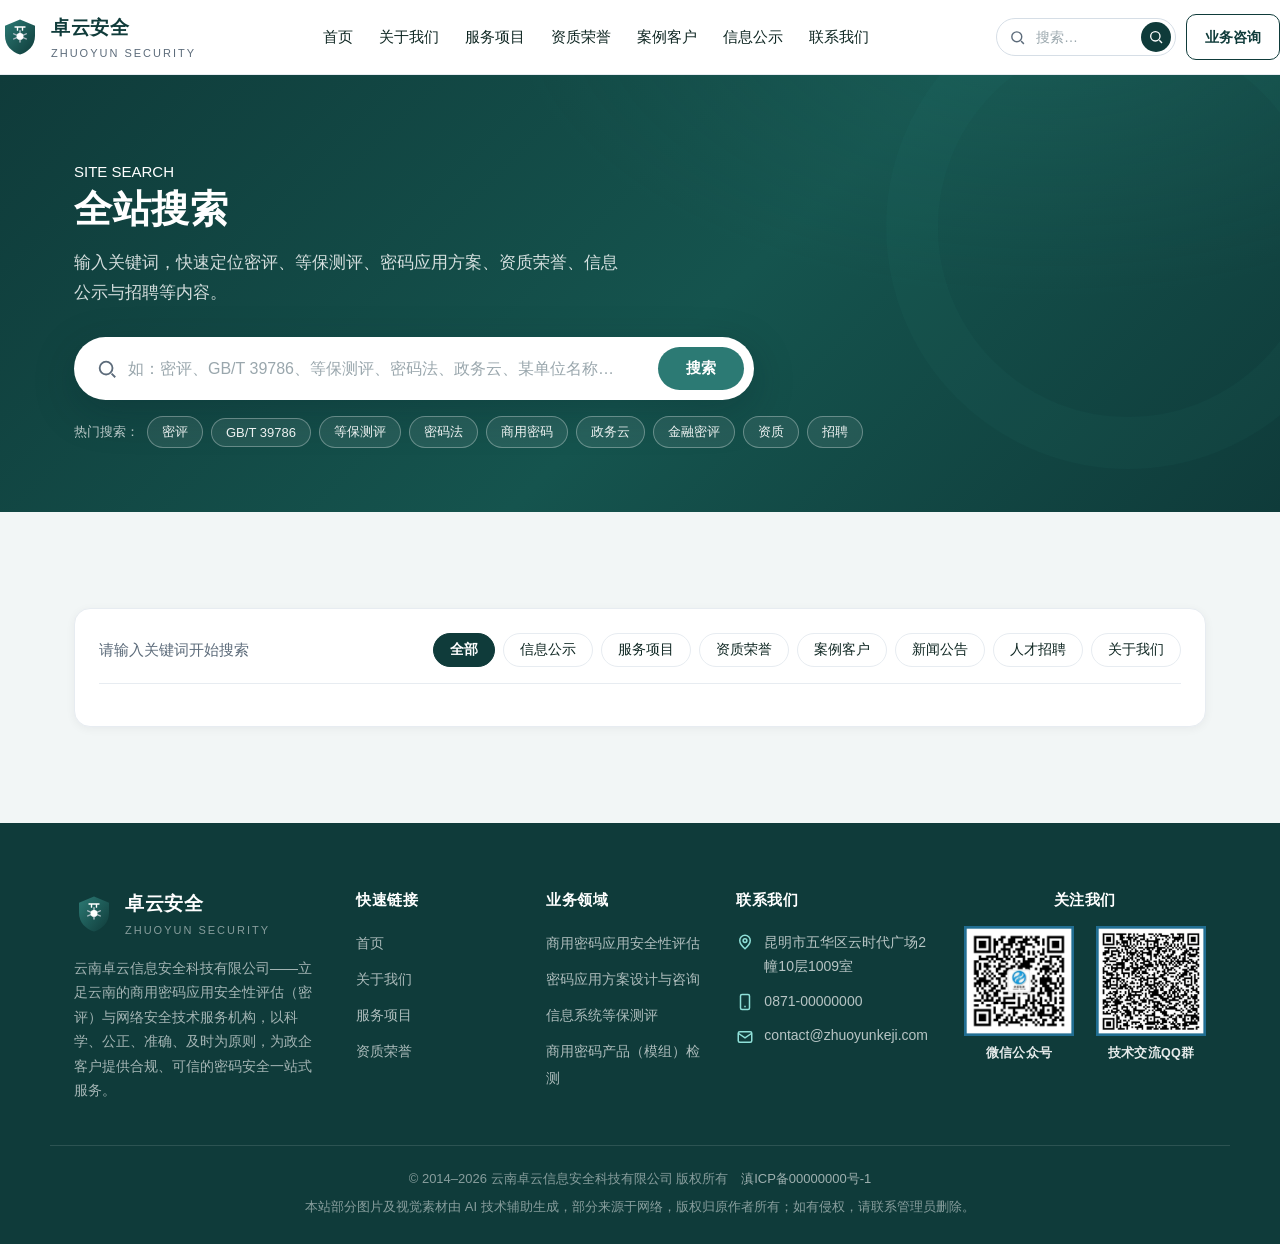
<file: search.html>
<!DOCTYPE html>
<html lang="zh-CN">
<head>
<meta charset="utf-8">
<meta name="viewport" content="width=device-width,initial-scale=1">
<title>站内搜索 | 云南卓云信息安全科技有限公司</title>
<meta name="description" content="云南卓云信息安全科技有限公司站内搜索，快速查询密评、等保测评、密码应用方案、资质荣誉、信息公示与招聘等内容。">
<link rel="icon" href="assets/img/favicon.svg">
<link rel="stylesheet" href="assets/css/style.css">
</head>
<body>
<header class="nav">
  <div class="wrap nav-inner">
    <a class="brand" href="index.html"><img src="assets/img/logo.svg" alt="卓云安全"><span>卓云安全<small>ZHUOYUN SECURITY</small></span></a>
    <nav class="nav-links">
      <a href="index.html">首页</a><a href="about.html">关于我们</a><a href="services.html">服务项目</a>
      <a href="qualifications.html">资质荣誉</a><a href="cases.html">案例客户</a><a href="disclosure.html">信息公示</a><a href="contact.html">联系我们</a>
    </nav>
    <div class="nav-cta">
      <form class="nav-search" action="search.html" method="get" role="search" onsubmit="var v=this.querySelector('input[name=q]').value.trim(); if(!v) return false; location.href='search.html?q='+encodeURIComponent(v); return false;">
        <svg class="ns-ico" viewBox="0 0 24 24" aria-hidden="true"><circle cx="11" cy="11" r="7"/><path d="M21 21l-4-4"/></svg>
        <input type="search" name="q" placeholder="搜索…" aria-label="站内搜索" autocomplete="off">
        <button type="submit" class="ns-btn" aria-label="搜索"><svg viewBox="0 0 24 24" aria-hidden="true"><circle cx="11" cy="11" r="7"/><path d="M21 21l-4-4"/></svg></button>
      </form>
      <a class="btn btn-outline" href="contact.html">业务咨询</a><a class="ns-icon-m" href="search.html" aria-label="搜索"><svg viewBox="0 0 24 24"><circle cx="11" cy="11" r="7"/><path d="M21 21l-4-4"/></svg></a>
      <button class="hamburger" aria-label="菜单"><span></span><span></span><span></span></button>
    </div>
  </div>
</header>

<section class="hero search-hero">
  <div class="wrap">
    <span class="hero-tag">SITE SEARCH</span>
    <h1>全站搜索</h1>
    <p class="lead">输入关键词，快速定位密评、等保测评、密码应用方案、资质荣誉、信息公示与招聘等内容。</p>
    <form class="search-bar" action="search.html" method="get" role="search" onsubmit="var v=this.querySelector('input[name=q]').value.trim(); if(!v) return false; location.href='search.html?q='+encodeURIComponent(v); return false;">
      <svg class="sb-ico" viewBox="0 0 24 24" aria-hidden="true"><circle cx="11" cy="11" r="7"/><path d="M21 21l-4-4"/></svg>
      <input type="search" name="q" id="qInput" placeholder="如：密评、GB/T 39786、等保测评、密码法、政务云、某单位名称…" aria-label="站内搜索" autocomplete="off">
      <button type="submit" class="sb-btn">搜索</button>
    </form>
    <div class="hot-words">
      <span class="hw-label">热门搜索：</span>
      <button class="hw" data-kw="密评">密评</button>
      <button class="hw" data-kw="GB/T 39786">GB/T 39786</button>
      <button class="hw" data-kw="等保测评">等保测评</button>
      <button class="hw" data-kw="密码法">密码法</button>
      <button class="hw" data-kw="商用密码">商用密码</button>
      <button class="hw" data-kw="政务云">政务云</button>
      <button class="hw" data-kw="金融密评">金融密评</button>
      <button class="hw" data-kw="资质">资质</button>
      <button class="hw" data-kw="招聘">招聘</button>
    </div>
  </div>
</section>

<section class="section soft">
  <div class="wrap">
    <div class="search-result-panel reveal">
      <div class="search-meta">
        <span id="resultStat">请输入关键词开始搜索</span>
        <div class="search-cats" id="searchCats">
          <button class="sc active" data-cat="all">全部</button>
          <button class="sc" data-cat="公示">信息公示</button>
          <button class="sc" data-cat="服务">服务项目</button>
          <button class="sc" data-cat="资质">资质荣誉</button>
          <button class="sc" data-cat="案例">案例客户</button>
          <button class="sc" data-cat="新闻">新闻公告</button>
          <button class="sc" data-cat="招聘">人才招聘</button>
          <button class="sc" data-cat="关于">关于我们</button>
        </div>
      </div>
      <div id="searchResults" class="search-results"></div>
      <div id="searchEmpty" class="search-empty" hidden>
        <svg viewBox="0 0 24 24" aria-hidden="true"><circle cx="11" cy="11" r="7"/><path d="M21 21l-4-4"/></svg>
        <p>未找到与「<b id="emptyKw"></b>」相关的内容。</p>
        <p class="tip">建议：尝试更通用的词（如「密评」「资质」「等保」），或检查输入是否有误。</p>
      </div>
    </div>
  </div>
</section>

<footer class="footer">
  <div class="wrap footer-grid">
    <div><div class="brand"><img src="assets/img/logo.svg" alt="卓云安全" style="width:40px;height:40px"><span>卓云安全<small>ZHUOYUN SECURITY</small></span></div><p class="desc">云南卓云信息安全科技有限公司——立足云南的商用密码应用安全性评估（密评）与网络安全技术服务机构，以科学、公正、准确、及时为原则，为政企客户提供合规、可信的密码安全一站式服务。</p></div>
    <div><h5>快速链接</h5><ul><li><a href="index.html">首页</a></li><li><a href="about.html">关于我们</a></li><li><a href="services.html">服务项目</a></li><li><a href="qualifications.html">资质荣誉</a></li></ul></div>
    <div><h5>业务领域</h5><ul><li><a href="services.html#crypto-eval">商用密码应用安全性评估</a></li><li><a href="services.html#crypto-design">密码应用方案设计与咨询</a></li><li><a href="services.html#dengbao">信息系统等保测评</a></li><li><a href="services.html#product-test">商用密码产品（模组）检测</a></li></div>
    <div><h5>联系我们</h5><div class="contact-line" style="display:flex;gap:10px;align-items:flex-start;margin-bottom:10px"><svg viewBox="0 0 24 24" fill="none" stroke-width="2" style="width:18px;height:18px;stroke:#8fe0d8;flex:0 0 18px;margin-top:3px"><path d="M12 21s-7-6-7-11a7 7 0 0 1 14 0c0 5-7 11-7 11z"/><circle cx="12" cy="10" r="2.5"/></svg><span style="font-size:14px;color:rgba(255,255,255,.7)">昆明市五华区云时代广场2幢10层1009室</span></div><div class="contact-line" style="display:flex;gap:10px;align-items:center;margin-bottom:10px"><svg viewBox="0 0 24 24" fill="none" stroke-width="2" style="width:18px;height:18px;stroke:#8fe0d8;flex:0 0 18px"><rect x="6" y="2" width="12" height="20" rx="2"/><path d="M11 18h2"/></svg><span style="font-size:14px;color:rgba(255,255,255,.7)">0871-00000000</span></div><div class="contact-line" style="display:flex;gap:10px;align-items:center"><svg viewBox="0 0 24 24" fill="none" stroke-width="2" style="width:18px;height:18px;stroke:#8fe0d8;flex:0 0 18px"><rect x="3" y="5" width="18" height="14" rx="2"/><path d="M3 7l9 6 9-6"/></svg><span style="font-size:14px;color:rgba(255,255,255,.7)">contact@zhuoyunkeji.com</span></div></div>
    <div class="footer-qr"><h5>关注我们</h5><div class="qr-duo"><div class="qr-single"><img src="assets/img/wechat-qr.png" alt="微信公众号"><span>微信公众号</span></div><div class="qr-single"><img src="assets/img/qq-group-qr.png" alt="技术交流QQ群"><span>技术交流QQ群</span></div></div></div>
  </div>
  <div class="wrap footer-bottom">
    <p>© 2014–2026 云南卓云信息安全科技有限公司 版权所有　<a href="https://beian.miit.gov.cn/" target="_blank" rel="noopener">滇ICP备00000000号-1</a></p>
    <p>本站部分图片及视觉素材由 AI 技术辅助生成，部分来源于网络，版权归原作者所有；如有侵权，请联系管理员删除。</p>
  </div>
</footer>

<!-- 弹窗容器（用于详情预览） -->
<div class="modal-overlay" id="modalOverlay" aria-hidden="true">
  <div class="modal-dialog" role="dialog" aria-modal="true" aria-labelledby="modalTitle">
    <div class="modal-head">
      <span class="m-tag" id="modalTag"></span>
      <h3 id="modalTitle"></h3>
      <button class="modal-close" id="modalClose" aria-label="关闭"><svg viewBox="0 0 24 24"><path d="M6 6l12 12M18 6L6 18"/></svg></button>
    </div>
    <div class="modal-body" id="modalBody"></div>
  </div>
</div>

<div class="totop" aria-label="返回顶部"><svg viewBox="0 0 24 24"><path d="M12 19V5M5 12l7-7 7 7"/></svg></div>
<script src="assets/js/main.js" defer></script>
<script src="assets/js/search.js" defer></script>
</body>
</html>
</file>
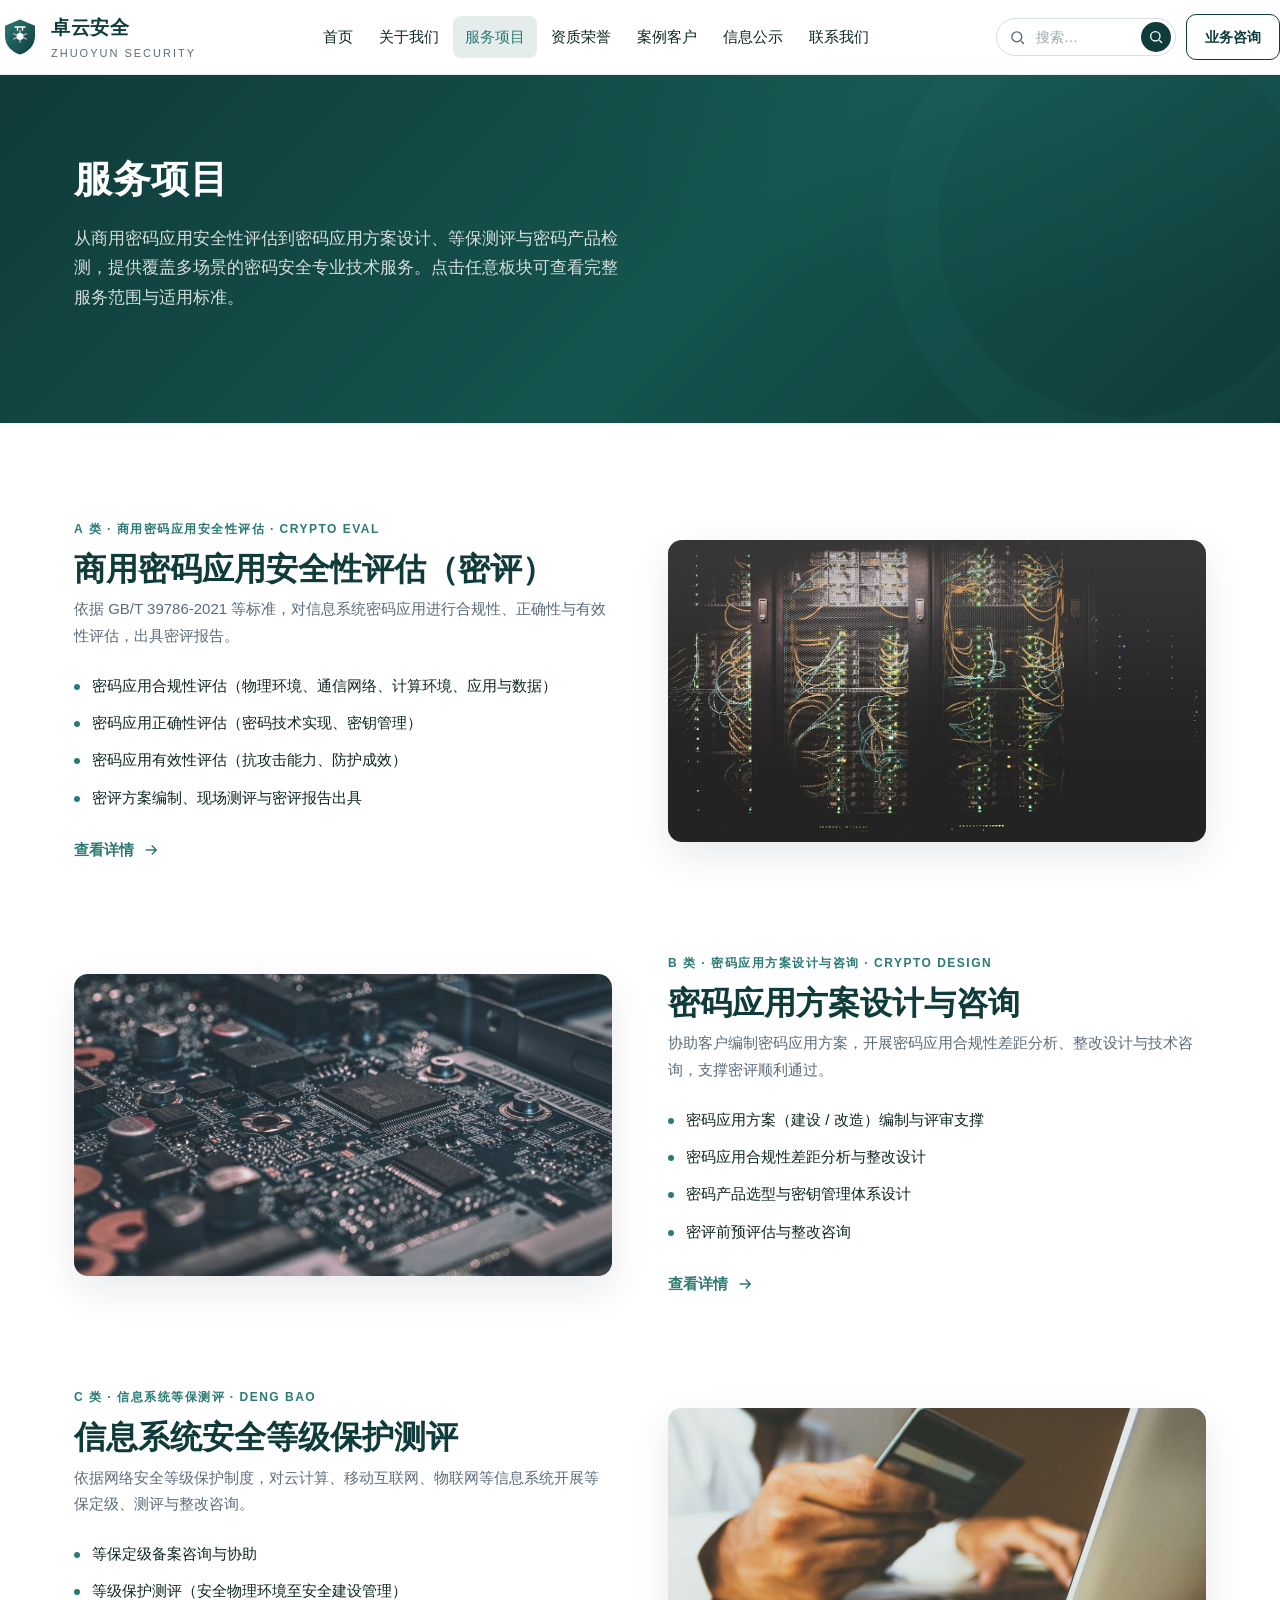
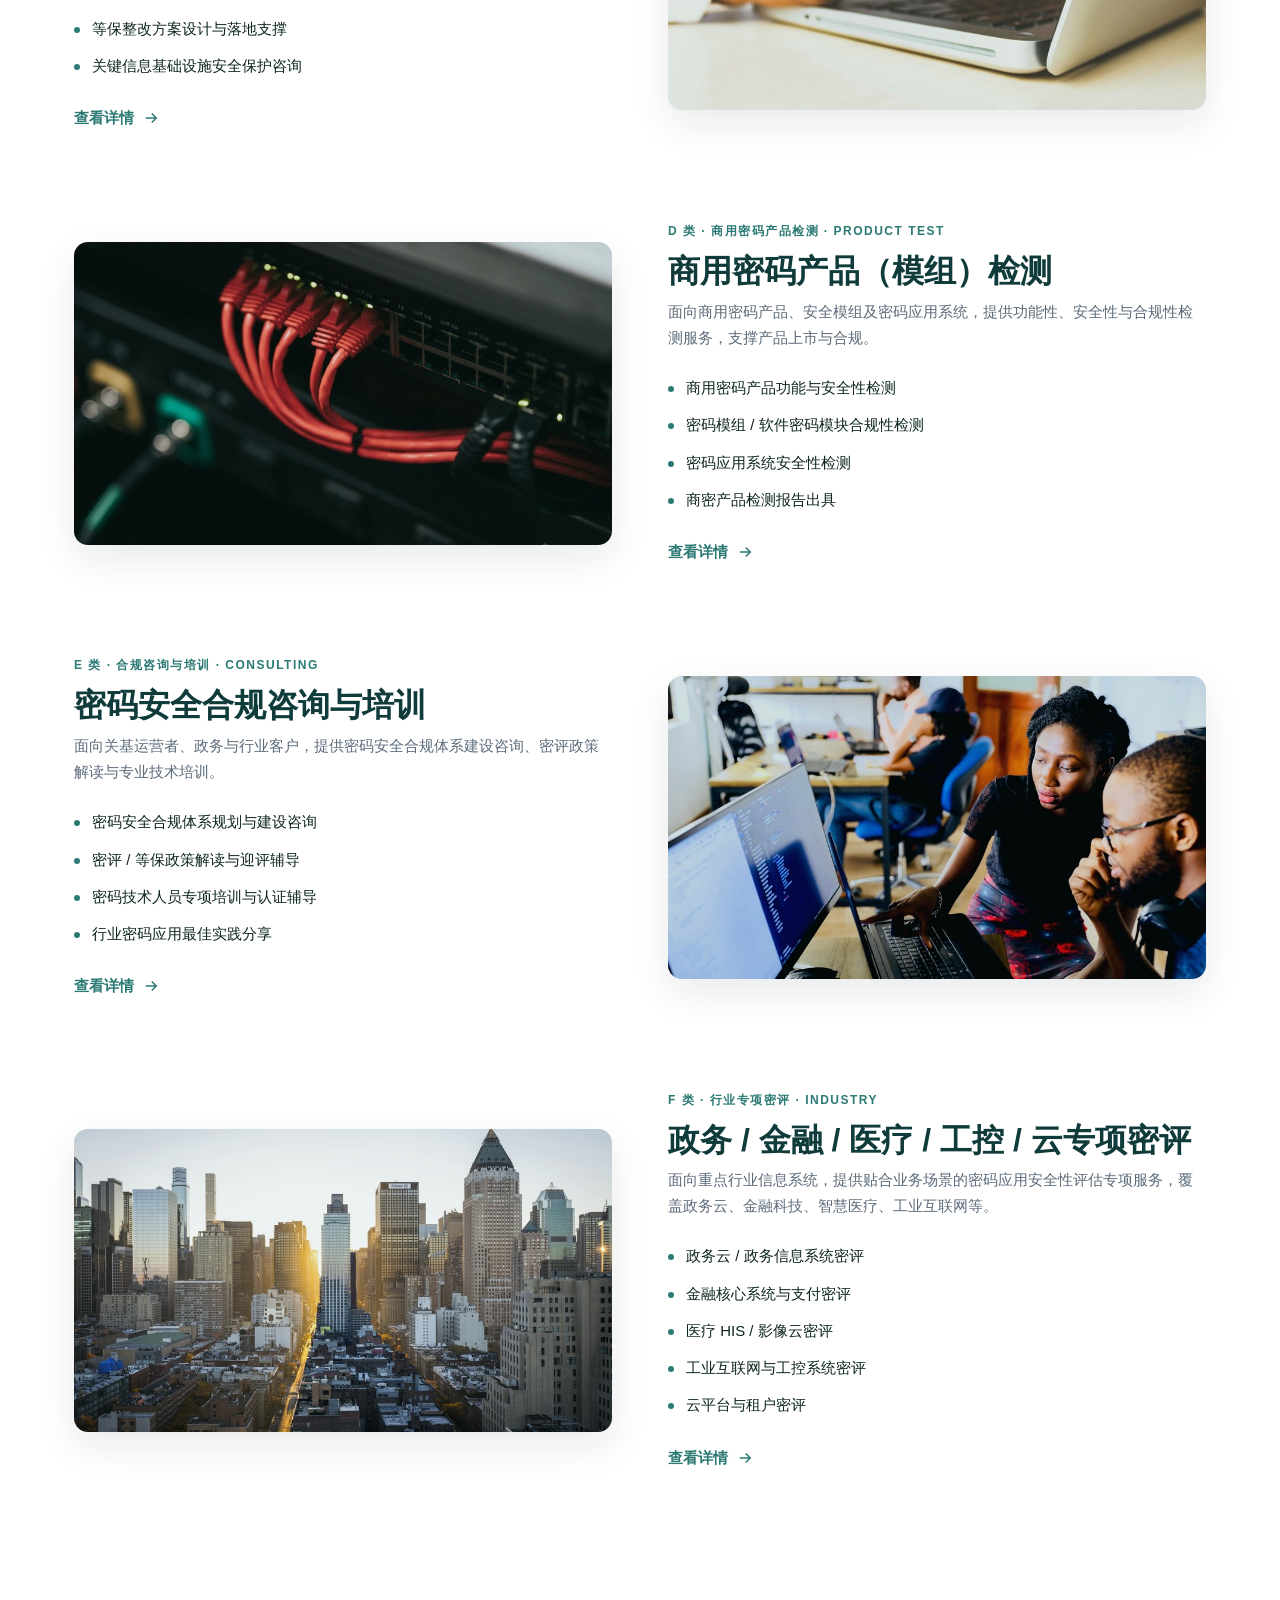
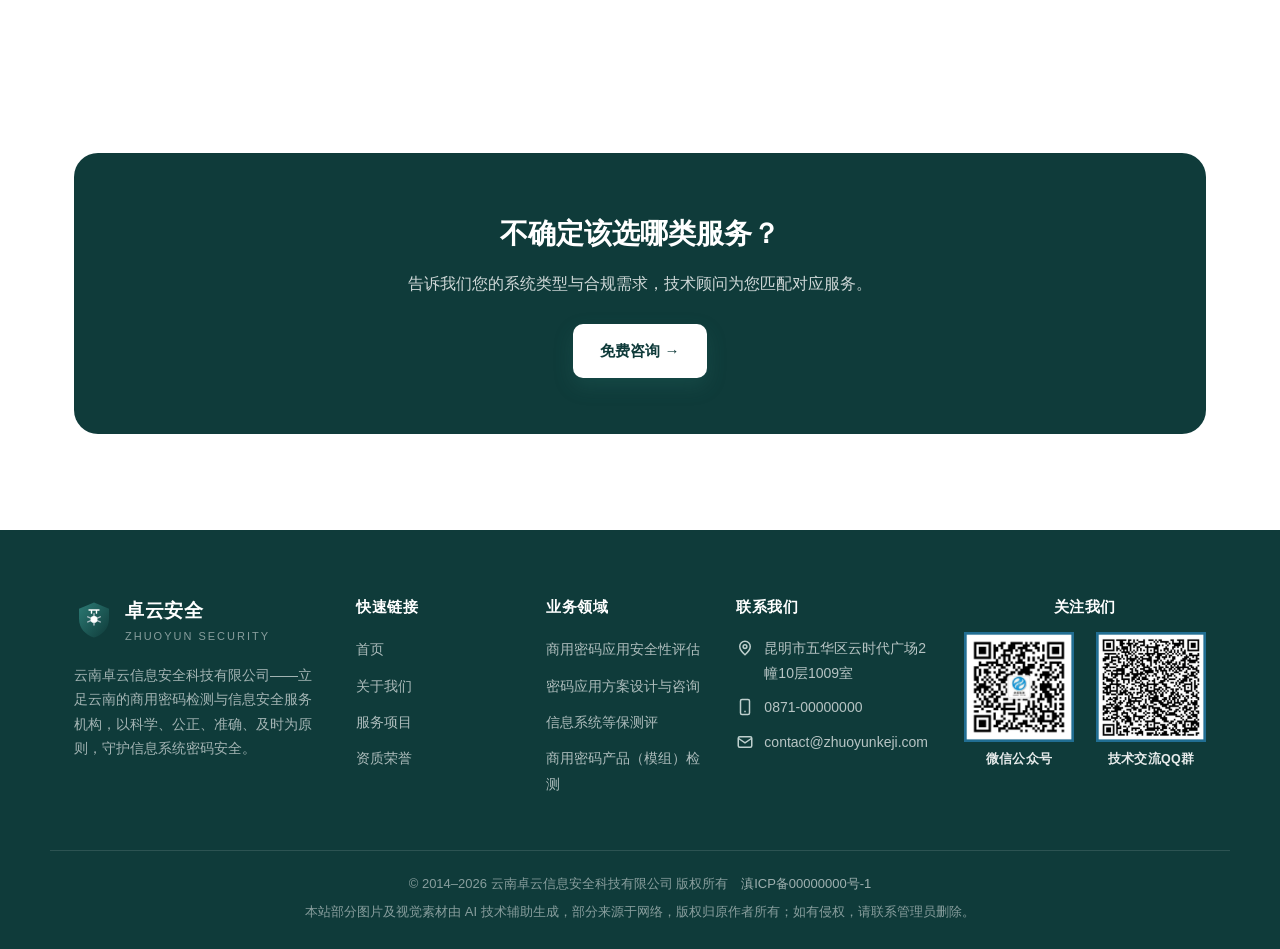
<file: services.html>
<!DOCTYPE html>
<html lang="zh-CN">
<head>
<meta charset="utf-8">
<meta name="viewport" content="width=device-width,initial-scale=1">
<title>服务项目 | 云南卓云信息安全科技有限公司</title>
<meta name="description" content="卓云安全六大业务板块：商用密码应用安全性评估、密码应用方案设计与咨询、信息系统等保测评、商用密码产品检测、密码安全合规咨询与行业专项密评。">
<link rel="icon" href="assets/img/favicon.svg">
<link rel="stylesheet" href="assets/css/style.css">
</head>
<body>
<header class="nav">
  <div class="wrap nav-inner">
    <a class="brand" href="index.html"><img src="assets/img/logo.svg" alt="卓云安全"><span>卓云安全<small>ZHUOYUN SECURITY</small></span></a>
    <nav class="nav-links">
      <a href="index.html">首页</a><a href="about.html">关于我们</a><a href="services.html">服务项目</a>
      <a href="qualifications.html">资质荣誉</a><a href="cases.html">案例客户</a><a href="disclosure.html">信息公示</a><a href="contact.html">联系我们</a>
    </nav>
    <div class="nav-cta"><form class="nav-search" action="search.html" method="get" role="search" onsubmit="var v=this.querySelector('input[name=q]').value.trim(); if(!v) return false; location.href='search.html?q='+encodeURIComponent(v); return false;">
        <svg class="ns-ico" viewBox="0 0 24 24" aria-hidden="true"><circle cx="11" cy="11" r="7"/><path d="M21 21l-4-4"/></svg>
        <input type="search" name="q" placeholder="搜索…" aria-label="站内搜索" autocomplete="off">
        <button type="submit" class="ns-btn" aria-label="搜索"><svg viewBox="0 0 24 24" aria-hidden="true"><circle cx="11" cy="11" r="7"/><path d="M21 21l-4-4"/></svg></button>
      </form>
      <a class="btn btn-outline" href="contact.html">业务咨询</a><a class="ns-icon-m" href="search.html" aria-label="搜索"><svg viewBox="0 0 24 24"><circle cx="11" cy="11" r="7"/><path d="M21 21l-4-4"/></svg></a><button class="hamburger" aria-label="菜单"><span></span><span></span><span></span></button></div>
  </div>
</header>

<section class="hero" style="padding:80px 0">
  <div class="wrap"><h1 style="font-size:38px">服务项目</h1><p class="lead">从商用密码应用安全性评估到密码应用方案设计、等保测评与密码产品检测，提供覆盖多场景的密码安全专业技术服务。点击任意板块可查看完整服务范围与适用标准。</p></div>
</section>

<section class="section">
  <div class="wrap">

    <div class="service-row reveal clickable" id="crypto-eval" role="button" tabindex="0" data-service="A">
      <div class="service-txt">
        <div class="row-label">A 类 · 商用密码应用安全性评估 · CRYPTO EVAL</div>
        <h3>商用密码应用安全性评估（密评）</h3>
        <div class="row-sub">依据 GB/T 39786-2021 等标准，对信息系统密码应用进行合规性、正确性与有效性评估，出具密评报告。</div>
        <ul>
          <li>密码应用合规性评估（物理环境、通信网络、计算环境、应用与数据）</li>
          <li>密码应用正确性评估（密码技术实现、密钥管理）</li>
          <li>密码应用有效性评估（抗攻击能力、防护成效）</li>
          <li>密评方案编制、现场测评与密评报告出具</li>
        </ul>
        <span class="service-more">查看详情 <svg viewBox="0 0 24 24"><path d="M5 12h14M13 6l6 6-6 6"/></svg></span>
      </div>
      <div class="service-img"><img src="assets/img/c4.jpg" alt="商用密码应用安全性评估"></div>
    </div>

    <div class="service-row reverse reveal clickable" id="crypto-design" role="button" tabindex="0" data-service="B">
      <div class="service-img"><img src="assets/img/c5.jpg" alt="密码应用方案设计与咨询"></div>
      <div class="service-txt">
        <div class="row-label">B 类 · 密码应用方案设计与咨询 · CRYPTO DESIGN</div>
        <h3>密码应用方案设计与咨询</h3>
        <div class="row-sub">协助客户编制密码应用方案，开展密码应用合规性差距分析、整改设计与技术咨询，支撑密评顺利通过。</div>
        <ul>
          <li>密码应用方案（建设 / 改造）编制与评审支撑</li>
          <li>密码应用合规性差距分析与整改设计</li>
          <li>密码产品选型与密钥管理体系设计</li>
          <li>密评前预评估与整改咨询</li>
        </ul>
        <span class="service-more">查看详情 <svg viewBox="0 0 24 24"><path d="M5 12h14M13 6l6 6-6 6"/></svg></span>
      </div>
    </div>

    <div class="service-row reveal clickable" id="dengbao" role="button" tabindex="0" data-service="C">
      <div class="service-txt">
        <div class="row-label">C 类 · 信息系统等保测评 · DENG BAO</div>
        <h3>信息系统安全等级保护测评</h3>
        <div class="row-sub">依据网络安全等级保护制度，对云计算、移动互联网、物联网等信息系统开展等保定级、测评与整改咨询。</div>
        <ul>
          <li>等保定级备案咨询与协助</li>
          <li>等级保护测评（安全物理环境至安全建设管理）</li>
          <li>等保整改方案设计与落地支撑</li>
          <li>关键信息基础设施安全保护咨询</li>
        </ul>
        <span class="service-more">查看详情 <svg viewBox="0 0 24 24"><path d="M5 12h14M13 6l6 6-6 6"/></svg></span>
      </div>
      <div class="service-img"><img src="assets/img/c6.jpg" alt="信息系统等保测评"></div>
    </div>

    <div class="service-row reverse reveal clickable" id="product-test" role="button" tabindex="0" data-service="D">
      <div class="service-img"><img src="assets/img/c8.jpg" alt="商用密码产品检测"></div>
      <div class="service-txt">
        <div class="row-label">D 类 · 商用密码产品检测 · PRODUCT TEST</div>
        <h3>商用密码产品（模组）检测</h3>
        <div class="row-sub">面向商用密码产品、安全模组及密码应用系统，提供功能性、安全性与合规性检测服务，支撑产品上市与合规。</div>
        <ul>
          <li>商用密码产品功能与安全性检测</li>
          <li>密码模组 / 软件密码模块合规性检测</li>
          <li>密码应用系统安全性检测</li>
          <li>商密产品检测报告出具</li>
        </ul>
        <span class="service-more">查看详情 <svg viewBox="0 0 24 24"><path d="M5 12h14M13 6l6 6-6 6"/></svg></span>
      </div>
    </div>

    <div class="service-row reveal clickable" role="button" tabindex="0" data-service="E">
      <div class="service-txt">
        <div class="row-label">E 类 · 合规咨询与培训 · CONSULTING</div>
        <h3>密码安全合规咨询与培训</h3>
        <div class="row-sub">面向关基运营者、政务与行业客户，提供密码安全合规体系建设咨询、密评政策解读与专业技术培训。</div>
        <ul>
          <li>密码安全合规体系规划与建设咨询</li>
          <li>密评 / 等保政策解读与迎评辅导</li>
          <li>密码技术人员专项培训与认证辅导</li>
          <li>行业密码应用最佳实践分享</li>
        </ul>
        <span class="service-more">查看详情 <svg viewBox="0 0 24 24"><path d="M5 12h14M13 6l6 6-6 6"/></svg></span>
      </div>
      <div class="service-img"><img src="assets/img/c7.jpg" alt="密码安全合规咨询与培训"></div>
    </div>

    <div class="service-row reverse reveal clickable" role="button" tabindex="0" data-service="F">
      <div class="service-img"><img src="assets/img/c9.jpg" alt="行业专项密评"></div>
      <div class="service-txt">
        <div class="row-label">F 类 · 行业专项密评 · INDUSTRY</div>
        <h3>政务 / 金融 / 医疗 / 工控 / 云专项密评</h3>
        <div class="row-sub">面向重点行业信息系统，提供贴合业务场景的密码应用安全性评估专项服务，覆盖政务云、金融科技、智慧医疗、工业互联网等。</div>
        <ul>
          <li>政务云 / 政务信息系统密评</li>
          <li>金融核心系统与支付密评</li>
          <li>医疗 HIS / 影像云密评</li>
          <li>工业互联网与工控系统密评</li>
          <li>云平台与租户密评</li>
        </ul>
        <span class="service-more">查看详情 <svg viewBox="0 0 24 24"><path d="M5 12h14M13 6l6 6-6 6"/></svg></span>
      </div>
    </div>

  </div>
</section>

<section class="section">
  <div class="wrap"><div class="cta reveal"><h2>不确定该选哪类服务？</h2><p>告诉我们您的系统类型与合规需求，技术顾问为您匹配对应服务。</p><a class="btn btn-primary" href="contact.html">免费咨询 →</a></div></div>
</section>

<footer class="footer">
  <div class="wrap footer-grid">
    <div><div class="brand"><img src="assets/img/logo.svg" alt="卓云安全" style="width:40px;height:40px"><span>卓云安全<small>ZHUOYUN SECURITY</small></span></div><p class="desc">云南卓云信息安全科技有限公司——立足云南的商用密码检测与信息安全服务机构，以科学、公正、准确、及时为原则，守护信息系统密码安全。</p></div>
    <div><h5>快速链接</h5><ul><li><a href="index.html">首页</a></li><li><a href="about.html">关于我们</a></li><li><a href="services.html">服务项目</a></li><li><a href="qualifications.html">资质荣誉</a></li></ul></div>
    <div><h5>业务领域</h5><ul><li><a href="services.html#crypto-eval">商用密码应用安全性评估</a></li><li><a href="services.html#crypto-design">密码应用方案设计与咨询</a></li><li><a href="services.html#dengbao">信息系统等保测评</a></li><li><a href="services.html#product-test">商用密码产品（模组）检测</a></li></div>
    <div><h5>联系我们</h5><div class="contact-line"><svg viewBox="0 0 24 24"><path d="M12 21s-7-6-7-11a7 7 0 0 1 14 0c0 5-7 11-7 11z"/><circle cx="12" cy="10" r="2.5"/></svg><span>昆明市五华区云时代广场2幢10层1009室</span></div><div class="contact-line"><svg viewBox="0 0 24 24"><rect x="6" y="2" width="12" height="20" rx="2"/><path d="M11 18h2"/></svg><span>0871-00000000</span></div><div class="contact-line"><svg viewBox="0 0 24 24"><rect x="3" y="5" width="18" height="14" rx="2"/><path d="M3 7l9 6 9-6"/></svg><span>contact@zhuoyunkeji.com</span></div></div>
    <div class="footer-qr"><h5>关注我们</h5><div class="qr-duo"><div class="qr-single"><img src="assets/img/wechat-qr.png" alt="微信公众号"><span>微信公众号</span></div><div class="qr-single"><img src="assets/img/qq-group-qr.png" alt="技术交流QQ群"><span>技术交流QQ群</span></div></div></div>
  </div>
  <div class="wrap footer-bottom">
    <p>© 2014–2026 云南卓云信息安全科技有限公司 版权所有　<a href="https://beian.miit.gov.cn/" target="_blank" rel="noopener">滇ICP备00000000号-1</a></p>
    <p>本站部分图片及视觉素材由 AI 技术辅助生成，部分来源于网络，版权归原作者所有；如有侵权，请联系管理员删除。</p>
  </div>
</footer>
<div class="totop" aria-label="返回顶部"><svg viewBox="0 0 24 24"><path d="M12 19V5M5 12l7-7 7 7"/></svg></div>

<div class="modal-overlay" id="modalOverlay" aria-hidden="true">
  <div class="modal-dialog" role="dialog" aria-modal="true" aria-labelledby="modalTitle">
    <div class="modal-head">
      <span class="m-tag" id="modalTag"></span>
      <h3 id="modalTitle"></h3>
      <button class="modal-close" id="modalClose" aria-label="关闭"><svg viewBox="0 0 24 24"><path d="M6 6l12 12M18 6L6 18"/></svg></button>
    </div>
    <div class="modal-body" id="modalBody"></div>
  </div>
</div>

<script src="assets/js/main.js" defer></script>
</body>
</html>
</file>
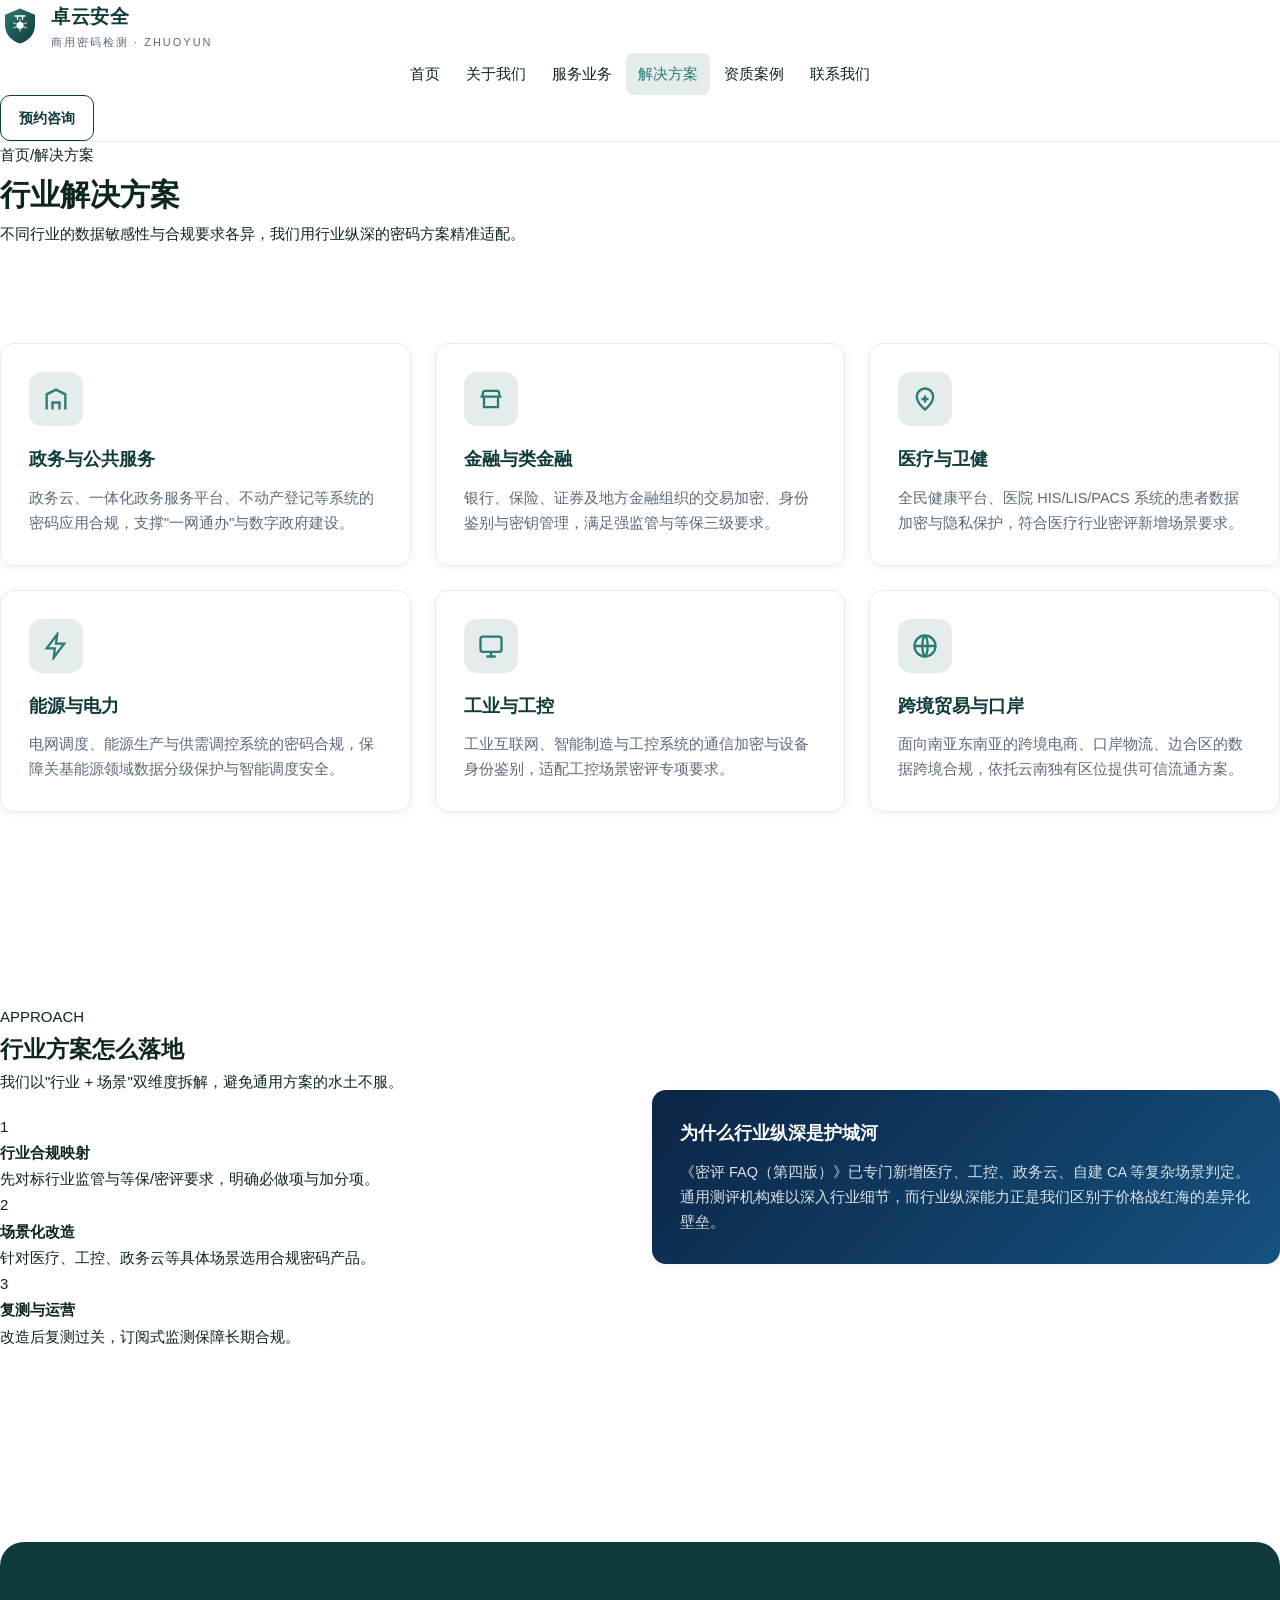
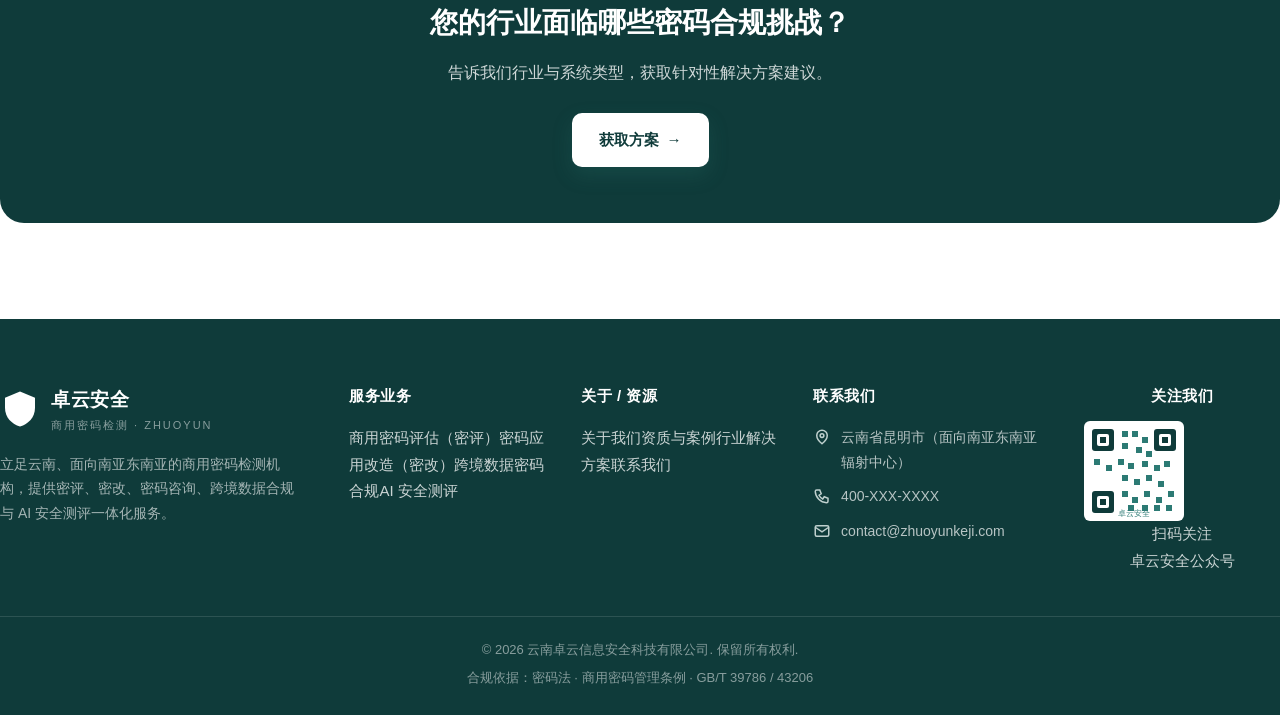
<file: solutions.html>
<!DOCTYPE html>
<html lang="zh-CN">
<head>
<meta charset="UTF-8">
<meta name="viewport" content="width=device-width, initial-scale=1.0">
<title>行业解决方案 — 云南卓云信息安全科技有限公司</title>
<meta name="description" content="卓云信息面向政务、金融、医疗、能源、工控、跨境贸易等行业提供商用密码应用安全性评估与改造解决方案。">
<link rel="icon" type="image/svg+xml" href="assets/img/favicon.svg">
<link rel="stylesheet" href="assets/css/style.css">
</head>
<body>
<header class="header">
  <div class="container nav">
    <a href="index.html" class="brand"><img src="assets/img/logo.svg" alt="卓云安全" class="logo"><span>卓云安全<small>商用密码检测 · ZHUOYUN</small></span></a>
    <nav class="nav-links">
      <a href="index.html">首页</a><a href="about.html">关于我们</a><a href="services.html">服务业务</a>
      <a href="solutions.html">解决方案</a><a href="cases.html">资质案例</a><a href="contact.html">联系我们</a>
    </nav>
    <div class="nav-cta"><a href="contact.html" class="btn btn-outline">预约咨询</a><button class="hamburger" aria-label="菜单"><span></span><span></span><span></span></button></div>
  </div>
</header>

<div class="page-hero">
  <div class="container">
    <div class="breadcrumb"><a href="index.html">首页</a><span>/</span>解决方案</div>
    <h1>行业解决方案</h1>
    <p>不同行业的数据敏感性与合规要求各异，我们用行业纵深的密码方案精准适配。</p>
  </div>
</div>

<section class="section">
  <div class="container">
    <div class="grid grid-3">
      <div class="card reveal">
        <div class="ico"><svg viewBox="0 0 24 24" fill="none" stroke-width="2"><path d="M4 21V8l8-4 8 4v13"/><path d="M9 21v-6h6v6"/></svg></div>
        <h3>政务与公共服务</h3>
        <p>政务云、一体化政务服务平台、不动产登记等系统的密码应用合规，支撑"一网通办"与数字政府建设。</p>
      </div>
      <div class="card reveal">
        <div class="ico"><svg viewBox="0 0 24 24" fill="none" stroke-width="2"><path d="M3 10h18M5 10V7a2 2 0 0 1 2-2h10a2 2 0 0 1 2 2v3M6 10v9h12v-9"/></svg></div>
        <h3>金融与类金融</h3>
        <p>银行、保险、证券及地方金融组织的交易加密、身份鉴别与密钥管理，满足强监管与等保三级要求。</p>
      </div>
      <div class="card reveal">
        <div class="ico"><svg viewBox="0 0 24 24" fill="none" stroke-width="2"><path d="M12 21s-7-5.5-7-11a7 7 0 0 1 14 0c0 5.5-7 11-7 11z"/><path d="M9 12h6M12 9v6"/></svg></div>
        <h3>医疗与卫健</h3>
        <p>全民健康平台、医院 HIS/LIS/PACS 系统的患者数据加密与隐私保护，符合医疗行业密评新增场景要求。</p>
      </div>
      <div class="card reveal">
        <div class="ico"><svg viewBox="0 0 24 24" fill="none" stroke-width="2"><path d="M13 2L4 14h7l-1 8 9-12h-7z"/></svg></div>
        <h3>能源与电力</h3>
        <p>电网调度、能源生产与供需调控系统的密码合规，保障关基能源领域数据分级保护与智能调度安全。</p>
      </div>
      <div class="card reveal">
        <div class="ico"><svg viewBox="0 0 24 24" fill="none" stroke-width="2"><rect x="3" y="4" width="18" height="13" rx="2"/><path d="M8 21h8M12 17v4"/></svg></div>
        <h3>工业与工控</h3>
        <p>工业互联网、智能制造与工控系统的通信加密与设备身份鉴别，适配工控场景密评专项要求。</p>
      </div>
      <div class="card reveal">
        <div class="ico"><svg viewBox="0 0 24 24" fill="none" stroke-width="2"><circle cx="12" cy="12" r="9"/><path d="M3 12h18M12 3c3 3 3 15 0 18M12 3c-3 3-3 15 0 18"/></svg></div>
        <h3>跨境贸易与口岸</h3>
        <p>面向南亚东南亚的跨境电商、口岸物流、边合区的数据跨境合规，依托云南独有区位提供可信流通方案。</p>
      </div>
    </div>
  </div>
</section>

<section class="section bg-soft">
  <div class="container grid grid-2" style="align-items:center">
    <div class="reveal">
      <span class="eyebrow">APPROACH</span>
      <h2 class="section-title">行业方案怎么落地</h2>
      <p class="section-sub">我们以"行业 + 场景"双维度拆解，避免通用方案的水土不服。</p>
      <ul class="feature-list" style="margin-top:18px">
        <li><span class="ck">1</span><div><b>行业合规映射</b><p>先对标行业监管与等保/密评要求，明确必做项与加分项。</p></div></li>
        <li><span class="ck">2</span><div><b>场景化改造</b><p>针对医疗、工控、政务云等具体场景选用合规密码产品。</p></div></li>
        <li><span class="ck">3</span><div><b>复测与运营</b><p>改造后复测过关，订阅式监测保障长期合规。</p></div></li>
      </ul>
    </div>
    <div class="reveal">
      <div class="card" style="background:linear-gradient(135deg,#0B2545,#15527f);color:#fff;border:none">
        <h3 style="color:#fff">为什么行业纵深是护城河</h3>
        <p style="color:rgba(255,255,255,.85);margin-top:10px">《密评 FAQ（第四版）》已专门新增医疗、工控、政务云、自建 CA 等复杂场景判定。通用测评机构难以深入行业细节，而行业纵深能力正是我们区别于价格战红海的差异化壁垒。</p>
      </div>
    </div>
  </div>
</section>

<section class="section">
  <div class="container">
    <div class="cta reveal"><h2>您的行业面临哪些密码合规挑战？</h2><p>告诉我们行业与系统类型，获取针对性解决方案建议。</p><a href="contact.html" class="btn btn-primary" style="background:#fff;color:var(--navy)">获取方案 <span class="arrow">→</span></a></div>
  </div>
</section>

<footer class="footer">
  <div class="container footer-grid">
    <div><div class="brand"><img src="assets/img/logo.svg" alt="卓云安全" class="logo" style="filter:brightness(0) invert(1)"><span>卓云安全<small>商用密码检测 · ZHUOYUN</small></span></div><p class="desc">立足云南、面向南亚东南亚的商用密码检测机构，提供密评、密改、密码咨询、跨境数据合规与 AI 安全测评一体化服务。</p></div>
    <div><h5>服务业务</h5><a href="services.html">商用密码评估（密评）</a><a href="services.html">密码应用改造（密改）</a><a href="services.html">跨境数据密码合规</a><a href="services.html">AI 安全测评</a></div>
    <div><h5>关于 / 资源</h5><a href="about.html">关于我们</a><a href="cases.html">资质与案例</a><a href="solutions.html">行业解决方案</a><a href="contact.html">联系我们</a></div>
    <div><h5>联系我们</h5><div class="contact-line"><svg viewBox="0 0 24 24" fill="none" stroke-width="2"><path d="M12 21s-7-5.5-7-11a7 7 0 0 1 14 0c0 5.5-7 11-7 11z"/><circle cx="12" cy="10" r="2.5"/></svg><span>云南省昆明市（面向南亚东南亚辐射中心）</span></div><div class="contact-line"><svg viewBox="0 0 24 24" fill="none" stroke-width="2"><path d="M5 4h4l2 5-3 2a12 12 0 0 0 5 5l2-3 5 2v4a2 2 0 0 1-2 2A16 16 0 0 1 3 6a2 2 0 0 1 2-2z"/></svg><span>400-XXX-XXXX</span></div><div class="contact-line"><svg viewBox="0 0 24 24" fill="none" stroke-width="2"><rect x="3" y="5" width="18" height="14" rx="2"/><path d="M3 7l9 6 9-6"/></svg><span>contact@zhuoyunkeji.com</span></div></div>
    <div class="footer-qr"><h5>关注我们</h5><div class="qr-box"><img src="assets/img/qr-placeholder.svg" alt="扫码关注公众号"></div><p>扫码关注<br>卓云安全公众号</p></div>
  </div>
  <div class="container footer-bottom"><span>© <span data-year>2026</span> 云南卓云信息安全科技有限公司. 保留所有权利.</span><span>合规依据：密码法 · 商用密码管理条例 · GB/T 39786 / 43206</span></div>
</footer>
<div class="totop" aria-label="返回顶部"><svg viewBox="0 0 24 24" fill="none" stroke-width="2"><path d="M12 19V5M5 12l7-7 7 7"/></svg></div>
<script src="assets/js/main.js"></script>
</body>
</html>
</file>
<file: assets/css/style.css>
/* ===== 卓云安全 ZHUOYUN · 高端简约设计系统 ===== */
:root{
  --ink:#0E2622;            /* 主文字 深黛青黑 */
  --navy:#0F3B3A;           /* 深色区块 黛青 */
  --navy-2:#15544E;         /* 次级深青 */
  --accent:#2C7A74;         /* 湖石青（功能主色） */
  --accent-dk:#1F5A55;      /* 深湖石青 */
  --silver:#B8C4CC;         /* 铂银（金属点缀，极少量使用） */
  --bg:#ffffff;
  --bg-soft:#F2F6F6;        /* 浅青灰 */
  --bg-soft-2:#E4EDEC;      /* 浅青 */
  --muted:#5C6B7A;
  --line:#E7ECF1;
  --line-strong:#D6DEE6;
  --shadow-sm:0 2px 10px rgba(15,27,45,.05);
  --shadow-md:0 14px 38px rgba(15,27,45,.09);
  --shadow-lg:0 26px 64px rgba(15,27,45,.16);
  --ease:cubic-bezier(.22,.61,.36,1);
  --maxw:1180px;
  --radius:14px;
}
*{margin:0;padding:0;box-sizing:border-box}
html{scroll-behavior:smooth}
body{
  font-family:"Microsoft YaHei","PingFang SC","Hiragino Sans GB",-apple-system,BlinkMacSystemFont,"Segoe UI",Roboto,Helvetica,Arial,sans-serif;
  color:var(--ink);background:var(--bg);line-height:1.75;font-size:15px;-webkit-font-smoothing:antialiased;
}
a{color:inherit;text-decoration:none}
img{max-width:100%;display:block}
.wrap{max-width:var(--maxw);margin:0 auto;padding:0 24px}
section{scroll-margin-top:80px}

/* ===== 按钮 ===== */
.btn{display:inline-flex;align-items:center;gap:8px;padding:13px 26px;border-radius:10px;font-weight:600;font-size:15px;transition:.25s var(--ease);cursor:pointer;border:1.5px solid transparent}
.btn-primary{background:var(--accent);color:#fff;box-shadow:0 8px 20px rgba(44,122,116,.22)}
.btn-primary:hover{transform:translateY(-2px);box-shadow:0 12px 28px rgba(44,122,116,.30);background:var(--accent-dk)}
.btn-outline{border-color:var(--navy);color:var(--navy);background:#fff}
.btn-outline:hover{background:var(--navy);color:#fff}
.btn-sm{padding:5px 10px;font-size:12px;border-radius:6px;white-space:nowrap;gap:4px}
.btn-ghost{color:var(--accent)}
.btn-ghost:hover{gap:12px}

/* ===== 顶部导航 ===== */
.nav{position:sticky;top:0;z-index:50;background:rgba(255,255,255,.88);backdrop-filter:saturate(180%) blur(12px);border-bottom:1px solid var(--line)}
.nav > .wrap{max-width:none;padding:0}
.nav-inner{display:flex;align-items:center;justify-content:space-between;height:74px;gap:6px;padding:0 44px 0 16px}
.brand{display:flex;align-items:center;gap:11px;font-weight:800;font-size:19px;color:var(--navy);letter-spacing:.5px;flex-shrink:0}
.brand img{width:40px;height:40px}
.brand small{display:block;font-size:11px;font-weight:500;color:var(--muted);letter-spacing:2px}
.nav-links{display:flex;align-items:center;justify-content:center;gap:2px;margin:0 auto;flex:1}
.nav-links a{padding:8px 12px;border-radius:8px;font-size:15px;color:var(--ink);font-weight:500;transition:.2s;white-space:nowrap}
.nav-links a:hover,.nav-links a.active{color:var(--accent);background:var(--bg-soft-2)}
.nav-cta{display:flex;align-items:center;gap:10px;margin-left:0;flex-shrink:0}
.nav-cta .btn-outline{padding:10px 18px;font-size:14px;white-space:nowrap}
.hamburger{display:none;flex-direction:column;gap:5px;background:none;border:0;cursor:pointer;padding:8px}
.hamburger span{width:24px;height:2.5px;background:var(--navy);border-radius:2px;transition:.3s}

/* ===== Hero（精致化） ===== */
.hero{position:relative;background:
    radial-gradient(900px 480px at 82% -15%,rgba(44,122,116,.20),transparent 60%),
    linear-gradient(135deg,var(--navy) 0%,#15544E 55%,#0F3B3A 100%);
  color:#fff;overflow:hidden;padding:104px 0 112px}
.hero::after{content:"";position:absolute;right:-90px;top:-90px;width:380px;height:380px;border:52px solid rgba(44,122,116,.08);border-radius:50%}
.hero-grid{display:grid;grid-template-columns:1.15fr .85fr;gap:52px;align-items:center;position:relative;z-index:2}
.hero h1{font-size:44px;line-height:1.28;font-weight:800;letter-spacing:.5px;margin-bottom:20px}
.hero h1 .accent-bar{display:block;width:54px;height:3px;background:var(--silver);border-radius:2px;margin-bottom:22px}
.hero h1 .hl{background:linear-gradient(90deg,#6FD8CD,#8FC4EE);-webkit-background-clip:text;background-clip:text;color:transparent}
.hero p.lead{font-size:17px;color:rgba(255,255,255,.82);max-width:560px;margin-bottom:30px}
.hero-tags{display:flex;flex-wrap:wrap;gap:10px;margin-bottom:34px}
.hero-tags span{background:rgba(255,255,255,.08);border:1px solid rgba(255,255,255,.16);padding:7px 15px;border-radius:30px;font-size:13.5px;color:rgba(255,255,255,.9)}
.hero-cta{display:flex;gap:14px;flex-wrap:wrap}
.hero-cta .btn-primary{background:#fff;color:var(--navy)}
.hero-cta .btn-primary:hover{background:#E4EDEC}
.hero-cta .btn-outline{border-color:rgba(255,255,255,.55);color:#fff;background:rgba(255,255,255,.10)}
.hero-cta .btn-outline:hover{background:rgba(255,255,255,.18);border-color:#fff}
.hero-grid{align-items:stretch}
.hero-side{display:flex;flex-direction:column;gap:0;height:100%}
.hero-photo{flex:1;border-radius:20px;overflow:hidden;box-shadow:0 18px 46px rgba(0,0,0,.28);border:1px solid rgba(255,255,255,.14);background:rgba(255,255,255,.05);backdrop-filter:blur(6px);min-height:0}
.hero-photo img{width:100%;height:100%;display:block;object-fit:cover;transition:transform .7s var(--ease)}
.hero-photo:hover img{transform:scale(1.03)}

/* ===== 区块通用 ===== */
.section{padding:96px 0}
.section.soft{background:var(--bg-soft)}
.sec-head{text-align:center;max-width:720px;margin:0 auto 56px}
.sec-tag{display:inline-flex;align-items:center;gap:8px;color:var(--accent-dk);background:rgba(44,122,116,.10);padding:5px 14px;border-radius:30px;font-size:12.5px;font-weight:700;letter-spacing:1.5px;margin-bottom:16px}
.sec-tag::before{content:"";width:16px;height:2px;background:var(--accent);border-radius:2px}
.sec-head h2{font-size:32px;color:var(--navy);font-weight:800;margin-bottom:12px;letter-spacing:.5px}
.sec-head p{color:var(--muted);font-size:16px}

/* ===== 栅格 ===== */
.grid{display:grid;gap:24px}
.grid-2{grid-template-columns:repeat(2,1fr)}
.grid-3{grid-template-columns:repeat(3,1fr)}
.grid-4{grid-template-columns:repeat(4,1fr)}

/* ===== 卡片 ===== */
.card{background:#fff;border:1px solid var(--line);border-radius:var(--radius);padding:28px;transition:.3s var(--ease);box-shadow:var(--shadow-sm)}
.card:hover{transform:translateY(-5px);box-shadow:var(--shadow-md);border-color:rgba(44,122,116,.30)}
a.card{text-decoration:none;color:inherit}
a.card.hoverable:hover .ico{background:var(--navy);color:#fff}
a.card.hoverable:hover .ico svg{stroke:#fff}
.card .ico{transition:.25s var(--ease);width:54px;height:54px;border-radius:13px;background:var(--bg-soft-2);display:flex;align-items:center;justify-content:center;color:var(--accent);margin-bottom:18px}
.card .ico svg{width:28px;height:28px;stroke:var(--accent);fill:none;stroke-width:2}
.card h3{font-size:18px;color:var(--navy);margin-bottom:10px}
.card p{color:var(--muted);font-size:14.5px}
.card.clickable{cursor:pointer;position:relative}
.card.clickable:focus-visible{outline:2px solid var(--accent);outline-offset:3px}
.card-hint{margin-top:16px;color:var(--accent-dk);font-weight:700;font-size:13.5px;display:inline-flex;align-items:center;gap:6px;opacity:.55;transform:translateX(-4px);transition:.25s var(--ease)}
.card.clickable:hover .card-hint,.card.clickable:focus-visible .card-hint{opacity:1;transform:none}

/* ===== 业务分类（A-G，可点击） ===== */
.svc{border:1px solid var(--line);border-radius:var(--radius);padding:26px;background:#fff;transition:.28s var(--ease);position:relative;overflow:hidden}
.svc::before{content:"";position:absolute;left:0;top:0;bottom:0;width:4px;background:linear-gradient(var(--accent),var(--navy));transform:scaleY(0);transform-origin:top;transition:.3s var(--ease)}
.svc:hover{transform:translateY(-4px);box-shadow:var(--shadow-md)}
.svc:hover::before{transform:scaleY(1)}
.svc .code{font-size:13px;font-weight:800;color:var(--accent-dk);letter-spacing:1px}
.svc h3{font-size:18px;color:var(--navy);margin:6px 0 12px}
.svc .ico{width:46px;height:46px;border-radius:11px;background:var(--bg-soft-2);display:flex;align-items:center;justify-content:center;color:var(--accent);margin-bottom:14px}
.svc .ico svg{width:24px;height:24px;stroke:var(--accent);fill:none;stroke-width:2}
.svc ul{list-style:none;margin-top:10px}
.svc ul li{font-size:13.8px;color:var(--muted);padding:5px 0 5px 18px;position:relative}
.svc ul li::before{content:"";position:absolute;left:0;top:13px;width:6px;height:6px;border-radius:50%;background:var(--accent)}
.svc.more ul li::before{background:var(--navy)}
.svc.clickable{cursor:pointer}
.svc.clickable:focus-visible{outline:2px solid var(--accent);outline-offset:3px}
.svc .more-link{margin-top:16px;color:var(--accent-dk);font-weight:700;font-size:13.5px;display:inline-flex;align-items:center;gap:6px;opacity:.55;transform:translateX(-4px);transition:.25s var(--ease)}
.svc.clickable:hover .more-link,.svc.clickable:focus-visible .more-link{opacity:1;transform:none}
.svc .more-link svg{width:15px;height:15px;stroke:currentColor;fill:none;stroke-width:2.2}

/* ===== 统计数据 ===== */
.stats{display:grid;grid-template-columns:repeat(4,1fr);gap:24px}
.stat{text-align:center;padding:32px 18px;border-radius:var(--radius);background:#fff;border:1px solid var(--line)}
.stat .num{font-size:40px;font-weight:800;background:linear-gradient(135deg,var(--accent),var(--navy));-webkit-background-clip:text;background-clip:text;color:transparent;line-height:1}
.stat .lbl{color:var(--muted);font-size:14.5px;margin-top:10px}

/* ===== 首页公正性声明 ===== */
.impartiality{margin-top:56px;background:#fff;border:1px solid var(--line);border-radius:var(--radius);padding:34px 36px;box-shadow:var(--shadow-sm)}
.impartiality-head{display:flex;gap:18px;align-items:flex-start;margin-bottom:22px}
.impartiality-head svg{flex:0 0 44px;width:44px;height:44px;stroke:#fff;fill:var(--accent);stroke-width:1.5}
.impartiality-head h3{font-size:22px;color:var(--navy);margin-bottom:6px}
.impartiality-head p{color:var(--muted);font-size:15px;line-height:1.6;margin:0}
.impartiality-list{display:grid;grid-template-columns:repeat(2,1fr);gap:16px}
.imp-card{width:100%;text-align:left;display:flex;gap:14px;align-items:center;background:var(--bg-soft);border:1px solid var(--line);border-radius:12px;padding:18px 20px;cursor:pointer;transition:.25s var(--ease)}
.imp-card:hover{border-color:var(--accent-dk);box-shadow:var(--shadow-md);transform:translateY(-2px);background:#fff}
.imp-card:focus-visible{outline:2px solid var(--accent);outline-offset:3px}
.imp-icon{flex:0 0 40px;width:40px;height:40px;border-radius:50%;background:#fff;border:1px solid var(--line);display:flex;align-items:center;justify-content:center;color:var(--accent-dk)}
.imp-icon svg{width:20px;height:20px;stroke:currentColor;fill:none;stroke-width:2}
.imp-main{flex:1;min-width:0}
.imp-date{display:block;font-size:12px;color:var(--muted);margin-bottom:4px}
.imp-title{display:block;font-size:16px;font-weight:800;color:var(--navy);margin-bottom:5px}
.imp-sum{display:block;font-size:13.5px;color:var(--muted);line-height:1.55;overflow:hidden;text-overflow:ellipsis;display:-webkit-box;-webkit-line-clamp:2;-webkit-box-orient:vertical}
.imp-arrow{flex:0 0 22px;color:var(--muted);transition:.25s var(--ease)}
.imp-arrow svg{width:22px;height:22px;stroke:currentColor;fill:none;stroke-width:2}
.imp-card:hover .imp-arrow{color:var(--accent-dk);transform:translateX(3px)}
.impartiality-note{margin-top:18px;font-size:13px;color:var(--muted);text-align:center}
@media(max-width:820px){
  .impartiality{padding:24px}
  .impartiality-list{grid-template-columns:1fr}
  .impartiality-head{flex-direction:column;gap:12px}
  .imp-sum{-webkit-line-clamp:3}
}

/* ===== 流程 ===== */
.flow{display:grid;grid-template-columns:repeat(4,1fr);gap:20px;counter-reset:step}
.step{position:relative;background:#fff;border:1px solid var(--line);border-radius:var(--radius);padding:28px 24px;box-shadow:var(--shadow-sm)}
.step .n{counter-increment:step;width:42px;height:42px;border-radius:50%;background:linear-gradient(135deg,var(--accent),var(--navy));color:#fff;display:flex;align-items:center;justify-content:center;font-weight:800;font-size:18px;margin-bottom:16px}
.step .n::before{content:counter(step)}
.step h4{font-size:16.5px;color:var(--navy);margin-bottom:8px}
.step p{font-size:13.8px;color:var(--muted)}

/* ===== 资质列表 ===== */
.quals{display:grid;grid-template-columns:repeat(2,1fr);gap:18px}
.qual{position:relative;display:flex;gap:14px;align-items:center;background:#fff;border:1px solid var(--line);border-radius:12px;padding:14px 16px;transition:.25s var(--ease)}
.qual-thumb{flex:0 0 86px;width:86px;height:116px;border-radius:8px;overflow:hidden;border:1px solid var(--line);background:#fff;box-shadow:var(--shadow-sm)}
.qual-thumb img{width:100%;height:100%;object-fit:cover;display:block}
.qual-main{flex:1;min-width:0}
.qual-title{display:block;color:var(--navy);font-size:15px;font-weight:700;margin-bottom:5px;line-height:1.35}
.qual-desc{display:block;color:var(--muted);font-size:13px;line-height:1.5}
.qual.clickable{cursor:pointer}
.qual.clickable:hover{border-color:var(--accent-dk);box-shadow:var(--shadow-md);transform:translateY(-2px)}
.qual.clickable:hover .qual-hint{color:var(--accent-dk)}
.qual-hint{position:absolute;right:14px;bottom:12px;font-size:12px;color:var(--muted);font-weight:600;transition:.25s var(--ease);white-space:nowrap}
@media(max-width:780px){.qual-hint{display:none}}
@media(max-width:600px){
  .quals{grid-template-columns:1fr}
  .qual{padding:12px}
  .qual-thumb{flex:0 0 74px;width:74px;height:100px}
  .qual-title{font-size:14px}
  .qual-desc{font-size:12px}
}

/* ===== 关于/时间线 ===== */
.about-grid{display:grid;grid-template-columns:1fr 1fr;gap:48px;align-items:center}
.about-grid img,.about-figure{width:100%;border-radius:var(--radius);box-shadow:var(--shadow-md)}
.timeline{list-style:none;position:relative;padding-left:26px}
.timeline::before{content:"";position:absolute;left:7px;top:6px;bottom:6px;width:2px;background:var(--line)}
.timeline li{position:relative;padding:0 0 22px 8px}
.timeline li::before{content:"";position:absolute;left:-23px;top:5px;width:14px;height:14px;border-radius:50%;background:#fff;border:3px solid var(--accent)}
.timeline .yr{font-weight:800;color:var(--accent-dk);font-size:15px}
.timeline .tx{color:var(--muted);font-size:14px}

/* ===== 案例 ===== */
.cases{display:grid;grid-template-columns:repeat(3,1fr);gap:22px}
.case{background:#fff;border:1px solid var(--line);border-radius:var(--radius);overflow:hidden;transition:.3s var(--ease)}
.case:hover{transform:translateY(-5px);box-shadow:var(--shadow-md)}
.case .top{padding:26px;background:linear-gradient(135deg,var(--bg-soft-2),#DCEAE8)}
.case .top .tag{font-size:12px;color:var(--accent-dk);font-weight:700;letter-spacing:1px}
.case .top h3{font-size:18px;color:var(--navy);margin-top:6px}
.case .body{padding:22px 26px;font-size:14px;color:var(--muted)}

/* ===== 联系 ===== */
.contact-grid{display:grid;grid-template-columns:1fr 1fr;gap:40px}
.contact-info .line{display:flex;gap:14px;align-items:flex-start;padding:16px 0;border-bottom:1px solid var(--line)}
.contact-info .line .ic{flex:0 0 42px;width:42px;height:42px;border-radius:10px;background:var(--bg-soft-2);display:flex;align-items:center;justify-content:center;color:var(--accent)}
.contact-info .line .ic svg{width:21px;height:21px;stroke:var(--accent);fill:none;stroke-width:2}
.contact-info .line b{display:block;color:var(--navy);font-size:15px}
.contact-info .line span{color:var(--muted);font-size:14px}
.form{background:#fff;border:1px solid var(--line);border-radius:var(--radius);padding:30px;box-shadow:var(--shadow-sm)}
.form h3{font-size:19px;color:var(--navy);margin-bottom:20px}

/* 业务咨询联系人 */
.biz-contact-grid{display:grid;grid-template-columns:repeat(4,1fr);gap:20px}
.biz-card{background:#fff;border:1px solid var(--line);border-radius:var(--radius);padding:24px;box-shadow:var(--shadow-sm);transition:.25s var(--ease);display:flex;flex-direction:column}
.biz-card:hover{transform:translateY(-4px);box-shadow:var(--shadow-md);border-color:rgba(44,122,116,.35)}
.biz-card-wide{grid-column:span 2}
.biz-tag{display:inline-flex;align-self:flex-start;font-size:11.5px;font-weight:800;letter-spacing:.5px;color:var(--accent-dk);background:rgba(44,122,116,.10);padding:4px 12px;border-radius:30px;margin-bottom:12px}
.biz-card h4{font-size:16px;color:var(--navy);font-weight:800;line-height:1.45;margin-bottom:16px;min-height:46px}
.biz-person{display:flex;align-items:center;gap:9px;font-size:15px;color:var(--ink);margin-bottom:10px}
.biz-person svg{width:18px;height:18px;stroke:var(--accent);fill:none;stroke-width:2}
.biz-desc{font-size:13.5px;color:var(--muted);line-height:1.7;margin-bottom:14px;margin-top:-8px}
.biz-tel{display:inline-flex;align-items:center;gap:8px;margin-top:auto;color:#fff;background:linear-gradient(135deg,var(--accent),var(--navy));font-weight:700;font-size:15px;padding:11px 16px;border-radius:10px;text-decoration:none;transition:.2s;justify-content:center}
.biz-tel:hover{transform:translateY(-2px);box-shadow:0 8px 20px rgba(44,122,116,.28);gap:12px}
.biz-tel svg{width:18px;height:18px;stroke:#fff;fill:none;stroke-width:2}
@media(max-width:980px){.biz-contact-grid{grid-template-columns:repeat(2,1fr)}.biz-card-wide{grid-column:span 2}}
@media(max-width:600px){.biz-contact-grid{grid-template-columns:1fr}.biz-card-wide{grid-column:span 1}.biz-card h4{min-height:auto}}
.form-row{display:grid;grid-template-columns:1fr 1fr;gap:14px}
.field{margin-bottom:15px}
.field label{display:block;font-size:13.5px;color:var(--muted);margin-bottom:6px}
.field input,.field textarea,.field select{width:100%;padding:12px 14px;border:1.5px solid var(--line);border-radius:9px;font-size:14.5px;font-family:inherit;color:var(--ink);background:#fff;transition:.2s}
.field input:focus,.field textarea:focus,.field select:focus{outline:0;border-color:var(--accent);box-shadow:0 0 0 3px rgba(44,122,116,.12)}
.field textarea{resize:vertical;min-height:96px}
.alert{margin-top:14px;padding:12px 16px;border-radius:9px;font-size:14px;display:none}
.alert.ok{display:block;background:#E7F7F1;color:var(--accent-dk);border:1px solid #B9E6DC}
.alert.err{display:block;background:#FDECEC;color:#C0392B;border:1px solid #F5C2C2}

/* ===== CTA ===== */
.cta{background:linear-gradient(135deg,var(--navy),#0F3B3A);color:#fff;border-radius:24px;padding:56px 48px;text-align:center;position:relative;overflow:hidden}
.cta h2{font-size:28px;margin-bottom:12px}
.cta p{color:rgba(255,255,255,.8);margin-bottom:26px;font-size:16px}
.cta .btn-primary{background:#fff;color:var(--navy)}
.cta .btn-primary:hover{background:#E4EDEC}

/* ===== 公司公告 / 新闻动态 ===== */
/* ===== 公告时间线 ===== */
.announce-timeline{display:flex;flex-direction:column}
.ann-card{position:relative;display:grid;grid-template-columns:84px 18px 1fr 22px;align-items:start;gap:18px;width:100%;text-align:left;background:#fff;border:1px solid var(--line);border-radius:14px;padding:22px 26px;margin-bottom:16px;cursor:pointer;font-family:inherit;box-shadow:var(--shadow-sm);transition:.25s var(--ease)}
.ann-card:hover{box-shadow:var(--shadow-md);transform:translateY(-2px);border-color:var(--accent)}
.ann-card:focus-visible{outline:2px solid var(--accent);outline-offset:2px}
.ann-date{flex:0 0 84px;font-size:13px;color:var(--muted);font-variant-numeric:tabular-nums;padding-top:2px}
.ann-rail{position:relative;align-self:stretch;width:14px;display:flex;justify-content:center}
.ann-rail::before{content:"";position:absolute;top:6px;bottom:-16px;left:50%;width:2px;background:var(--line);transform:translateX(-50%)}
.ann-card:last-child .ann-rail::before{display:none}
.ann-dot{width:13px;height:13px;border-radius:50%;margin-top:5px;box-shadow:0 0 0 4px rgba(44,122,116,.12);z-index:1}
.ann-dot.cat-announcement{background:#2C7A74}
.ann-dot.cat-company{background:#6E848C}
.ann-dot.cat-industry{background:#2E6CB8}
.ann-main{display:flex;flex-direction:column;gap:7px}
.ann-tag{align-self:flex-start;font-size:11.5px;font-weight:700;padding:3px 10px;border-radius:20px}
.ann-tag.cat-announcement{color:#2C7A74;background:rgba(44,122,116,.12)}
.ann-tag.cat-company{color:#5C7178;background:rgba(110,132,140,.14)}
.ann-tag.cat-industry{color:#2E6CB8;background:rgba(46,108,184,.12)}
.ann-title{font-size:16px;font-weight:700;color:var(--ink);line-height:1.45}
.ann-sum{font-size:13.5px;color:var(--muted);line-height:1.7}
.ann-arrow{flex:0 0 18px;color:var(--muted);align-self:center;transition:.25s var(--ease)}
.ann-card:hover .ann-arrow{color:var(--accent);transform:translateX(4px)}
.ann-arrow svg{width:18px;height:18px;stroke:currentColor;fill:none;stroke-width:2}
.ann-more{margin-top:30px;text-align:center}

/* 新闻页 / 项目公示筛选 */
.news-filter,.project-filter{display:flex;gap:10px;flex-wrap:wrap;justify-content:center;margin-bottom:42px}
.news-filter button,.project-filter button{font-family:inherit;font-size:14px;font-weight:600;color:var(--muted);background:#fff;border:1px solid var(--line);border-radius:30px;padding:9px 22px;cursor:pointer;transition:.2s var(--ease)}
.news-filter button:hover,.project-filter button:hover{border-color:var(--accent);color:var(--accent)}
.news-filter button.active,.project-filter button.active{background:var(--navy);color:#fff;border-color:var(--navy)}

/* 项目公示区 */
.project-section .ann-card{cursor:pointer}
.project-section .ann-card .ann-sum{color:var(--muted);font-size:14px}

/* ===== 新闻 / 招聘双 Tab ===== */
.page-tabs{display:flex;justify-content:center;gap:14px;margin-bottom:42px}
.page-tabs button{display:inline-flex;align-items:center;gap:10px;font-family:inherit;font-size:15.5px;font-weight:700;color:var(--muted);background:#fff;border:1.5px solid var(--line);border-radius:30px;padding:12px 28px;cursor:pointer;transition:.25s var(--ease)}
.page-tabs button svg{width:18px;height:18px;stroke:currentColor;fill:none;stroke-width:2}
.page-tabs button:hover{border-color:var(--accent);color:var(--accent)}
.page-tabs button.active{background:var(--navy);color:#fff;border-color:var(--navy)}
.tab-panel.hidden{display:none}

.jobs-intro{text-align:center;max-width:760px;margin:0 auto 38px}
.jobs-intro h2{font-size:26px;color:var(--navy);margin-bottom:12px}
.jobs-intro p{color:var(--muted);font-size:15px;line-height:1.8}
.jobs-intro a{color:var(--accent);font-weight:600}

.jobs-grid{display:grid;grid-template-columns:repeat(auto-fill,minmax(320px,1fr));gap:22px}
.job-card{background:#fff;border:1px solid var(--line);border-radius:18px;padding:26px;box-shadow:var(--shadow-sm);cursor:pointer;transition:.25s var(--ease);display:flex;flex-direction:column}
.job-card:hover{box-shadow:var(--shadow-md);transform:translateY(-3px);border-color:var(--accent)}
.job-card:focus-visible{outline:2px solid var(--accent);outline-offset:2px}
.job-head{margin-bottom:14px}
.job-title-row{display:flex;justify-content:space-between;align-items:flex-start;gap:14px;margin-bottom:10px}
.job-title-row h3{font-size:19px;color:var(--navy);font-weight:800;line-height:1.35;flex:1}
.job-salary{flex:0 1 auto;font-size:14px;font-weight:700;color:var(--accent-dk);background:rgba(44,122,116,.10);padding:5px 12px;border-radius:20px;line-height:1.45;max-width:100%;word-break:break-word}
.job-meta{display:flex;flex-wrap:wrap;gap:10px 18px;font-size:13px;color:var(--muted)}
.job-meta span{display:inline-flex;align-items:center;gap:5px}
.job-meta svg{width:14px;height:14px;stroke:currentColor;fill:none;stroke-width:2}
.job-summary{color:var(--muted);font-size:14px;line-height:1.75;margin-bottom:16px;flex:1}
.job-tags{display:flex;flex-wrap:wrap;gap:8px;margin-bottom:18px}
.job-tag{font-size:12px;font-weight:600;color:var(--accent-dk);background:rgba(44,122,116,.08);padding:4px 10px;border-radius:20px}
.job-foot{display:flex;justify-content:space-between;align-items:center;border-top:1px solid var(--line);padding-top:16px}
.job-deadline{font-size:13px;color:var(--muted)}
.btn-sm{font-size:13px;padding:8px 16px;border-radius:20px}
.job-modal-meta{display:flex;flex-wrap:wrap;gap:10px 14px;margin-bottom:18px}
.job-modal-meta span{font-size:13px;font-weight:600;color:var(--navy);background:var(--bg-soft);padding:6px 12px;border-radius:20px}
@media(max-width:600px){
  .page-tabs{gap:10px}
  .page-tabs button{font-size:14px;padding:10px 20px}
  .jobs-grid{grid-template-columns:1fr}
  .job-title-row{flex-direction:column;gap:8px}
}

/* ===== 弹窗（Modal） ===== */
.modal-overlay{position:fixed;inset:0;background:rgba(10,20,33,.52);backdrop-filter:blur(4px);display:flex;align-items:center;justify-content:center;padding:24px;z-index:100;opacity:0;pointer-events:none;transition:.25s var(--ease)}
.modal-overlay.open{opacity:1;pointer-events:auto}
.modal-dialog{background:#fff;border-radius:18px;max-width:640px;width:100%;max-height:86vh;overflow:auto;box-shadow:0 30px 80px rgba(10,20,33,.38);transform:translateY(18px) scale(.98);transition:.28s var(--ease)}
.modal-overlay.open .modal-dialog{transform:none}
.modal-head{position:relative;padding:30px 32px 20px;border-bottom:1px solid var(--line)}
.modal-head .m-tag{display:inline-block;font-size:12px;font-weight:700;letter-spacing:1px;color:var(--accent-dk);background:rgba(44,122,116,.10);padding:4px 12px;border-radius:30px;margin-bottom:12px}
.modal-head h3{font-size:23px;color:var(--navy);font-weight:800;padding-right:40px;line-height:1.35}
.modal-close{position:absolute;top:24px;right:24px;width:38px;height:38px;border-radius:50%;border:1px solid var(--line);background:#fff;color:var(--muted);cursor:pointer;display:flex;align-items:center;justify-content:center;transition:.2s}
.modal-close:hover{background:var(--bg-soft);color:var(--navy);border-color:var(--line-strong)}
.modal-close svg{width:18px;height:18px;stroke:currentColor;fill:none;stroke-width:2}
.modal-body{padding:10px 32px 34px;color:var(--muted);font-size:15px}
.modal-body p{margin:12px 0}
.modal-body h4{color:var(--ink);font-size:16px;margin:22px 0 10px;font-weight:700}
.modal-body ul{list-style:none;margin:8px 0}
.modal-body ul li{position:relative;padding:6px 0 6px 20px;color:var(--ink);font-size:14.5px}
.modal-body ul li::before{content:"";position:absolute;left:0;top:14px;width:7px;height:7px;border-radius:50%;background:var(--accent)}
.modal-body .m-meta{display:flex;flex-wrap:wrap;gap:10px;margin:14px 0 4px}
.modal-body .m-meta span{font-size:12.5px;color:var(--accent-dk);background:rgba(44,122,116,.08);border-radius:6px;padding:5px 11px}
.cert-modal-img{border:1px solid var(--line);border-radius:8px;overflow:hidden;background:#fff}
.cert-modal-img img{width:100%;height:auto;display:block}
.cert-modal-desc{margin-top:14px;color:var(--muted);font-size:14px;line-height:1.7}

/* 学术论文弹窗列表 */
.paper-list{display:flex;flex-direction:column;gap:18px}
.paper-item{display:flex;gap:16px;padding:18px 20px;background:var(--bg-soft);border:1px solid var(--line);border-radius:14px;transition:.2s var(--ease)}
.paper-item:hover{background:#fff;border-color:var(--accent);box-shadow:0 8px 22px rgba(44,122,116,.10)}
.paper-num{flex:0 0 34px;width:34px;height:34px;border-radius:50%;background:var(--navy);color:#fff;font-size:14px;font-weight:800;display:flex;align-items:center;justify-content:center;margin-top:2px}
.paper-main{flex:1;min-width:0}
.paper-meta{font-size:12.5px;color:var(--accent-dk);font-weight:700;margin-bottom:6px;display:flex;align-items:center;gap:10px;flex-wrap:wrap}
.paper-status{font-size:11px;font-weight:700;color:#5C7178;background:rgba(110,132,140,.14);padding:2px 8px;border-radius:20px}
.paper-main h4{font-size:16px;color:var(--navy);font-weight:800;line-height:1.45;margin-bottom:8px}
.paper-desc{font-size:14px;color:var(--muted);line-height:1.7;margin:0}
.paper-link{display:inline-flex;align-items:center;gap:6px;margin-top:12px;color:var(--accent);font-weight:700;font-size:13.5px;text-decoration:none;transition:.2s}
.paper-link:hover{color:var(--accent-dk);gap:10px}

/* 案例页「典型检测项目」关联项目公示弹窗 */
.project-modal-loading{text-align:center;color:var(--muted);padding:40px 0}
.project-modal-count{font-size:13.5px;color:var(--muted);margin:-8px 0 18px}
.project-modal-count strong{color:var(--navy);font-weight:800}
.project-case-card{width:100%;text-align:left;background:#fff;border:1px solid var(--line);border-radius:14px;margin-bottom:10px;padding:16px 18px;display:flex;align-items:center;gap:14px;cursor:pointer;transition:.2s var(--ease)}
.project-case-card:hover{border-color:var(--accent);box-shadow:0 8px 22px rgba(44,122,116,.10)}
.project-case-card .ann-main{flex:1;min-width:0;display:flex;flex-direction:column;gap:6px}
.project-case-card .ann-title{font-size:15px;color:var(--navy);font-weight:700}
.project-case-card .ann-date{flex:0 0 86px;font-size:13px;color:var(--muted);font-weight:600}
.project-case-card .ann-arrow{color:var(--accent)}
.modal-pager{display:flex;align-items:center;justify-content:center;gap:8px;margin-top:22px;flex-wrap:wrap}
.modal-pager button{font-family:inherit;font-size:13px;font-weight:600;color:var(--muted);background:#fff;border:1px solid var(--line);border-radius:8px;padding:7px 14px;cursor:pointer;transition:.2s}
.modal-pager button:hover:not(:disabled){border-color:var(--accent);color:var(--accent)}
.modal-pager button:disabled{opacity:.45;cursor:not-allowed}
.modal-pager .current{font-size:13px;font-weight:800;color:#fff;background:var(--navy);border-radius:8px;padding:7px 14px}
.modal-pager .ellipsis{color:var(--muted);padding:0 4px}
.project-detail-head{display:flex;align-items:center;gap:12px;flex-wrap:wrap;margin-bottom:18px}
.project-detail-head .project-detail-date{font-size:13.5px;color:var(--muted);margin-left:auto}
.project-detail-body img{max-width:100%;height:auto;border-radius:8px;border:1px solid var(--line);margin:10px 0}
.empty-tip{text-align:center;color:var(--muted);padding:30px 0}

/* ===== 页脚 ===== */
.footer{background:var(--navy);color:rgba(255,255,255,.78);padding:64px 0 26px}
.footer-grid{display:grid;grid-template-columns:1.6fr 1fr 1fr 1.2fr 1fr;gap:36px}
.footer .brand{color:#fff;margin-bottom:16px}
.footer .brand small{color:rgba(255,255,255,.5)}
.footer p.desc{font-size:14px;color:rgba(255,255,255,.62);max-width:300px}
.footer h5{color:#fff;font-size:15px;margin-bottom:16px;letter-spacing:.5px}
.footer ul{list-style:none}
.footer ul li{margin-bottom:10px}
.footer ul li a{color:rgba(255,255,255,.66);font-size:14px;transition:.2s}
.footer ul li a:hover{color:#BFD0CE;padding-left:4px}
.footer .contact-line{display:flex;gap:10px;align-items:flex-start;margin-bottom:10px}
.footer .contact-line svg{width:18px;height:18px;stroke:#BFD0CE;flex:0 0 18px;margin-top:3px;fill:none;stroke-width:2}
.footer .contact-line span{font-size:14px;color:rgba(255,255,255,.7)}
.footer-qr{text-align:center}
.footer-qr h5{color:#fff;font-size:15px;margin-bottom:12px}
.footer-qr .qr-duo{display:flex;gap:22px;justify-content:center}
.footer-qr .qr-single{width:110px;text-align:center;background:transparent;padding:0}
.footer-qr .qr-single img{width:110px;height:110px;border-radius:0;display:block;margin:0 auto 9px}
.footer-qr .qr-single span{font-size:12.5px;color:rgba(255,255,255,.9);font-weight:600;line-height:1.35;display:block;letter-spacing:.3px}

/* 资质证书图片墙 */
.cert-grid{display:grid;grid-template-columns:repeat(3,1fr);gap:36px;margin-top:16px;justify-items:center}
.cert-item{width:100%;max-width:360px;border-radius:16px;overflow:hidden;background:#fff;border:1px solid var(--line);box-shadow:0 10px 28px rgba(15,27,45,.08);transition:.3s var(--ease);display:flex;flex-direction:column}
.cert-item:hover{transform:translateY(-6px);box-shadow:0 18px 40px rgba(15,27,45,.14)}
.cert-img{position:relative;overflow:hidden;padding:16px 16px 0}
.cert-img img{width:100%;height:240px;object-fit:cover;display:block;border-radius:10px;transition:transform .6s var(--ease)}
.cert-item:hover .cert-img img{transform:scale(1.04)}
.cert-name{padding:14px 18px 18px;text-align:center;font-size:14px;color:var(--navy);font-weight:600;letter-spacing:.3px;line-height:1.45}
@media(max-width:900px){.cert-grid{grid-template-columns:repeat(2,1fr);gap:28px}}
@media(max-width:600px){.cert-grid{grid-template-columns:1fr;gap:24px}.cert-img img{height:210px}}

/* 联系页 banner 配图 */
.hero-contact{
  position:relative;
  background:url('../img/contact-hero.jpg') center/cover no-repeat;
  padding:120px 0 110px;
}
.hero-contact::before{
  content:"";
  position:absolute;
  inset:0;
  background:linear-gradient(100deg,rgba(12,34,54,.88) 0%,rgba(12,34,54,.72) 38%,rgba(12,34,54,.38) 70%,rgba(12,34,54,.30) 100%);
  z-index:1;
}
.hero-contact .wrap{position:relative;z-index:2;max-width:760px}
.hero-contact h1{text-shadow:0 2px 18px rgba(0,0,0,.35)}
.hero-contact .lead{margin-bottom:0;color:rgba(255,255,255,.9);text-shadow:0 1px 12px rgba(0,0,0,.3)}
.hero-contact::after{display:none}

/* ===== 信息公示左侧菜单布局 ===== */
.disclosure-layout{display:grid;grid-template-columns:240px 1fr;gap:28px;align-items:start}
.disclosure-sidebar{position:sticky;top:90px;background:#fff;border:1px solid var(--line);border-radius:16px;box-shadow:var(--shadow-sm);padding:20px 16px}
.sidebar-title{font-size:15px;font-weight:800;color:var(--navy);margin-bottom:14px;padding-left:10px;letter-spacing:.5px}
.sidebar-menu{display:flex;flex-direction:column;gap:8px}
.sidebar-menu button{display:flex;align-items:center;gap:10px;width:100%;text-align:left;font-family:inherit;font-size:14.5px;font-weight:600;color:var(--muted);background:transparent;border:1px solid transparent;border-radius:10px;padding:12px 10px;cursor:pointer;transition:.2s var(--ease)}
.sidebar-menu button svg{width:18px;height:18px;stroke:currentColor;fill:none;stroke-width:2;flex:0 0 18px}
.sidebar-menu button:hover{color:var(--accent);background:var(--bg-soft)}
.sidebar-menu button.active{color:#fff;background:var(--navy);border-color:var(--navy)}
.disclosure-content{min-width:0}
.content-panel.hidden{display:none}
.panel-head{margin-bottom:22px}
.panel-head h2{font-size:24px;color:var(--navy);font-weight:800;margin-bottom:6px}
.panel-head p{color:var(--muted);font-size:14px}
@media(max-width:900px){
  .disclosure-layout{grid-template-columns:1fr}
  .disclosure-sidebar{position:static}
  .sidebar-menu{flex-direction:row;flex-wrap:wrap}
  .sidebar-menu button{width:auto;flex:1;min-width:120px;justify-content:center}
}

/* ===== 密评项目信息公示 ===== */
.disclosure-panel{background:#fff;border:1px solid var(--line);border-radius:16px;box-shadow:var(--shadow-sm);padding:18px}
.disclosure-toolbar{display:flex;justify-content:space-between;align-items:center;gap:12px;flex-wrap:wrap;margin-bottom:14px;padding-bottom:12px;border-bottom:1px solid var(--line)}
.disclosure-stat{font-size:15px;font-weight:700;color:var(--navy)}
.disclosure-filters{display:flex;gap:10px;flex-wrap:wrap}
.disclosure-filters select,.disclosure-filters input{font-family:inherit;font-size:13px;padding:7px 10px;border:1px solid var(--line);border-radius:8px;background:#fff;color:var(--ink);outline:none;transition:.2s}
.disclosure-filters select:focus,.disclosure-filters input:focus{border-color:var(--accent)}
.disclosure-filters input{min-width:180px}
.table-wrap{overflow-x:auto;border-radius:10px;border:1px solid var(--line)}
.disclosure-table{width:100%;border-collapse:collapse;font-size:13px;background:#fff}
.disclosure-table thead th{background:var(--bg-soft-2);color:var(--navy);font-weight:700;text-align:left;padding:8px 10px;border-bottom:2px solid var(--line);white-space:nowrap}
.disclosure-table tbody tr{transition:.15s}
.disclosure-table tbody tr:nth-child(even){background:var(--bg-soft)}
.disclosure-table tbody tr:hover{background:#EAF3F1}
.disclosure-table td{padding:7px 10px;border-bottom:1px solid var(--line);vertical-align:middle;color:var(--ink)}
.disclosure-table .idx{color:var(--muted);font-weight:600;text-align:center;font-variant-numeric:tabular-nums}
.disclosure-table .title{font-weight:600;line-height:1.4}
.disclosure-table .date{color:var(--muted);white-space:nowrap;font-variant-numeric:tabular-nums}
.disclosure-table .action{text-align:center}
.disclosure-table .empty{text-align:center;color:var(--muted);padding:28px 10px}
.disclosure-pager{display:flex;justify-content:center;align-items:center;gap:6px;margin-top:18px;flex-wrap:wrap}
.disclosure-pager button,.disclosure-pager .current,.disclosure-pager .ellipsis{font-family:inherit;font-size:12px;padding:5px 10px;border-radius:6px;border:1px solid var(--line);background:#fff;color:var(--ink);cursor:pointer;transition:.2s;min-width:30px;text-align:center}
.disclosure-pager button:hover:not(:disabled){border-color:var(--accent);color:var(--accent)}
.disclosure-pager button:disabled{opacity:.45;cursor:not-allowed}
.disclosure-pager .current{background:var(--navy);color:#fff;border-color:var(--navy);font-weight:700}
.disclosure-pager .ellipsis{border:0;background:transparent;color:var(--muted)}
.disclosure-note{font-size:12px;color:var(--muted);margin-top:16px;text-align:center;line-height:1.6}
.disclosure-table .source{text-align:center;white-space:nowrap}
.src-tag{display:inline-block;font-size:11px;font-weight:600;padding:2px 8px;border-radius:20px;line-height:1.4}
.src-tag.svc-detect{color:#1F5A55;background:rgba(44,122,116,.12)}
.src-tag.svc-service{color:#5C7178;background:rgba(110,132,140,.14)}
@media(max-width:780px){
  .disclosure-toolbar{flex-direction:column;align-items:flex-start}
  .disclosure-filters{width:100%}
  .disclosure-filters input{flex:1;min-width:0}
  .disclosure-table{font-size:12px}
  .disclosure-table th,.disclosure-table td{padding:6px 8px}
}

/* 首页实验室实景图墙 */
.home-gallery{display:grid;grid-template-columns:repeat(2,1fr);gap:18px;margin-top:8px}
.home-gallery img{width:100%;height:240px;object-fit:cover;border-radius:12px;box-shadow:var(--shadow-sm);transition:.4s var(--ease)}
.home-gallery img:hover{transform:translateY(-4px);box-shadow:var(--shadow-md)}
@media(max-width:780px){.home-gallery{grid-template-columns:1fr}.home-gallery img{height:200px}}

/* 联系页双二维码展示 */
.contact-qr-duo{display:grid;grid-template-columns:1fr 1fr;gap:20px;margin-top:12px}
.contact-qr-duo .qr-card{background:#fff;border:1px solid var(--line);border-radius:14px;padding:18px;text-align:center;box-shadow:var(--shadow-sm);transition:.25s var(--ease)}
.contact-qr-duo .qr-card:hover{transform:translateY(-3px);box-shadow:var(--shadow-md)}
.contact-qr-duo .qr-card img{width:100%;max-width:200px;height:auto;border-radius:8px;display:block;margin:0 auto 10px}
.contact-qr-duo .qr-card span{display:block;font-size:13px;color:var(--muted);font-weight:500}
@media(max-width:480px){
  .contact-qr-duo{grid-template-columns:1fr;gap:14px}
  .contact-qr-duo .qr-card img{max-width:200px}
}
.footer-bottom{border-top:1px solid rgba(255,255,255,.12);margin-top:42px;padding-top:22px;display:flex;flex-direction:column;align-items:center;text-align:center;gap:6px;font-size:13px;color:rgba(255,255,255,.5);line-height:1.7}
.footer-bottom a{color:rgba(255,255,255,.6);text-decoration:none}
.footer-bottom a:hover{color:#BFD0CE}

/* ===== 返回顶部 ===== */
.totop{position:fixed;right:24px;bottom:24px;width:46px;height:46px;border-radius:50%;background:linear-gradient(135deg,var(--accent),var(--navy));color:#fff;display:flex;align-items:center;justify-content:center;cursor:pointer;box-shadow:var(--shadow-md);opacity:0;pointer-events:none;transition:.3s;z-index:40}
.totop.show{opacity:1;pointer-events:auto}
.totop svg{width:22px;height:22px;stroke:#fff;fill:none;stroke-width:2}

/* ===== 服务页图文交替展示 ===== */
.service-row{display:grid;grid-template-columns:1fr 1fr;gap:56px;align-items:center;margin-bottom:90px}
.service-row.reverse .service-img{order:-1}
.service-img{border-radius:14px;overflow:hidden;box-shadow:var(--shadow-md);background:var(--bg-soft)}
.service-img img{width:100%;height:auto;display:block;object-fit:cover;transition:transform .7s var(--ease)}
.service-row:hover .service-img img{transform:scale(1.03)}
.service-txt .row-label{font-size:12px;font-weight:700;color:var(--accent);letter-spacing:1.5px;text-transform:uppercase;margin-bottom:10px}
.service-txt h3{font-size:32px;color:var(--navy);margin-bottom:8px;line-height:1.2}
.service-txt .row-sub{font-size:15px;color:var(--muted);margin-bottom:24px}
.service-txt ul{list-style:none;margin-bottom:26px}
.service-txt ul li{position:relative;padding-left:18px;margin-bottom:11px;color:var(--text);line-height:1.75}
.service-txt ul li::before{content:"";position:absolute;left:0;top:11px;width:6px;height:6px;border-radius:50%;background:var(--accent)}
.service-more{display:inline-flex;align-items:center;gap:8px;color:var(--accent);font-weight:700;cursor:pointer;transition:.2s}
.service-more:hover{gap:12px}
.service-more svg{width:18px;height:18px;stroke:currentColor;fill:none;stroke-width:2}

/* ===== 动画 ===== */
.reveal{opacity:0;transform:translateY(28px);transition:.7s var(--ease)}
.reveal.in{opacity:1;transform:none}
.service-row[id]{scroll-margin-top:90px}

/* ===== 响应式 ===== */
@media(max-width:980px){
  .hero-grid{grid-template-columns:1fr;gap:36px}
  .hero-card{max-width:460px}
  .grid-4,.stats,.flow{grid-template-columns:repeat(2,1fr)}
  .cases{grid-template-columns:repeat(2,1fr)}
  .footer-grid{grid-template-columns:1fr 1fr}
}
@media(max-width:680px){
  .section{padding:68px 0}
  .hero h1{font-size:30px}
  .nav-links{position:fixed;top:74px;left:0;right:0;background:#fff;flex-direction:column;gap:0;padding:8px 0;box-shadow:var(--shadow-md);transform:translateY(-130%);transition:.3s var(--ease);border-bottom:1px solid var(--line)}
  .nav-links.open{transform:none}
  .nav-links a{padding:14px 24px;width:100%;border-bottom:1px solid var(--line)}
  .hamburger{display:flex}
  .nav-cta .btn-outline{display:none}
  .grid-3,.grid-2,.grid-4,.stats,.cases,.flow,.quals,.about-grid,.contact-grid,.form-row{grid-template-columns:1fr}
  .service-row{grid-template-columns:1fr;gap:32px;margin-bottom:56px}
  .service-row.reverse .service-img{order:0}
  .service-txt h3{font-size:25px}
  .footer-grid{grid-template-columns:1fr}
  .sec-head h2{font-size:26px}
  .cta{padding:40px 24px}
  .hero::after{display:none}
  .ann-card{grid-template-columns:62px 1fr;gap:14px;padding:18px 20px}
  .ann-rail{display:none}
  .ann-arrow{display:none}
}

/* ===== 头部站内搜索框（参考中孚/三未：右上角简洁横排） ===== */
.nav-search{display:flex;align-items:center;gap:6px;position:relative;background:#fff;border:1.5px solid var(--line-strong);border-radius:30px;padding:4px 4px 4px 12px;transition:.25s var(--ease);min-width:0;height:38px;width:180px}
.nav-search:focus-within{border-color:var(--accent);box-shadow:0 0 0 3px rgba(44,122,116,.10);width:220px}
.nav-search .ns-ico{width:17px;height:17px;flex:0 0 17px;stroke:var(--muted);fill:none;stroke-width:2}
.nav-search input{flex:1;min-width:0;border:0;background:transparent;outline:none;font-family:inherit;font-size:14px;color:var(--ink);padding:0 4px}
.nav-search input::placeholder{color:#9aa7ad}
.nav-search .ns-btn{display:flex;align-items:center;justify-content:center;width:30px;height:30px;border:0;background:var(--navy);color:#fff;border-radius:50%;cursor:pointer;transition:.2s;flex:0 0 30px}
.nav-search .ns-btn:hover{background:var(--accent-dk)}
.nav-search .ns-btn svg{width:16px;height:16px;stroke:currentColor;fill:none;stroke-width:2}
@media(max-width:1180px){.nav-search{width:150px}.nav-search:focus-within{width:180px}.nav-links a{padding:7px 7px;font-size:13.5px}}
@media(max-width:1024px){.nav-search{display:none}}

/* ===== 搜索结果页 ===== */
.search-hero{padding:84px 0 64px}
.search-hero h1{font-size:38px;margin-bottom:14px}
.search-bar{display:flex;align-items:center;gap:10px;max-width:680px;margin:22px 0 16px;background:#fff;border:2px solid rgba(255,255,255,.5);border-radius:40px;padding:8px 8px 8px 20px;box-shadow:0 12px 40px rgba(8,30,40,.25)}
.search-bar .sb-ico{width:22px;height:22px;flex:0 0 22px;stroke:var(--muted);fill:none;stroke-width:2}
.search-bar input{flex:1;min-width:0;border:0;outline:none;background:transparent;font-family:inherit;font-size:16px;color:var(--navy)}
.search-bar input::placeholder{color:#9aa7ad}
.search-bar .sb-btn{border:0;background:var(--accent);color:#fff;font-size:15px;font-weight:700;padding:12px 28px;border-radius:30px;cursor:pointer;transition:.2s;white-space:nowrap}
.search-bar .sb-btn:hover{background:var(--accent-dk)}
.hot-words{display:flex;flex-wrap:wrap;align-items:center;gap:8px;margin-top:6px}
.hot-words .hw-label{color:rgba(255,255,255,.7);font-size:13px}
.hot-words .hw{border:1px solid rgba(255,255,255,.3);background:rgba(255,255,255,.08);color:rgba(255,255,255,.92);font-size:13px;padding:6px 14px;border-radius:30px;cursor:pointer;transition:.2s}
.hot-words .hw:hover{background:#fff;color:var(--navy);border-color:#fff}
.search-result-panel{background:#fff;border:1px solid var(--line);border-radius:16px;box-shadow:var(--shadow-sm);padding:24px}
.search-meta{display:flex;justify-content:space-between;align-items:center;gap:16px;flex-wrap:wrap;margin-bottom:18px;padding-bottom:16px;border-bottom:1px solid var(--line)}
.search-meta #resultStat{font-size:15px;color:var(--muted)}
.search-meta #resultStat b{color:var(--navy);font-size:17px}
.search-cats{display:flex;flex-wrap:wrap;gap:8px}
.search-cats .sc{font-family:inherit;font-size:13.5px;padding:7px 16px;border-radius:30px;border:1px solid var(--line);background:#fff;color:var(--ink);cursor:pointer;transition:.2s}
.search-cats .sc:hover{border-color:var(--accent)}
.search-cats .sc.active{background:var(--navy);color:#fff;border-color:var(--navy);font-weight:600}
.search-results{display:flex;flex-direction:column;gap:12px}
.res-item{display:flex;align-items:flex-start;gap:14px;padding:16px 18px;border:1px solid var(--line);border-radius:12px;background:#fff;text-decoration:none;transition:.22s var(--ease);border-left:4px solid var(--line)}
.res-item:hover{border-color:var(--accent);box-shadow:var(--shadow-md);transform:translateY(-2px)}
.res-item.cat-公示{border-left-color:#2C7A74}
.res-item.cat-服务{border-left-color:#2E7DD1}
.res-item.cat-资质{border-left-color:#6E848C}
.res-item.cat-案例{border-left-color:#8A6FD8}
.res-item.cat-新闻{border-left-color:#D1688A}
.res-item.cat-关于{border-left-color:#5BA36B}
.res-ico{flex:0 0 38px;width:38px;height:38px;border-radius:10px;background:var(--bg-soft-2);display:flex;align-items:center;justify-content:center;color:var(--accent-dk)}
.res-ico svg{width:20px;height:20px;stroke:currentColor;fill:none;stroke-width:1.8}
.res-main{flex:1;min-width:0}
.res-top{display:flex;align-items:center;gap:10px;margin-bottom:5px;flex-wrap:wrap}
.res-cat{font-size:12px;font-weight:600;padding:2px 10px;border-radius:20px;background:var(--bg-soft-2);color:var(--accent-dk)}
.res-cat.cat-公示{background:rgba(44,122,116,.12);color:#1F5A55}
.res-cat.cat-服务{background:rgba(46,125,209,.12);color:#235F9E}
.res-cat.cat-资质{background:rgba(110,132,140,.14);color:#5C7178}
.res-cat.cat-案例{background:rgba(138,111,216,.14);color:#6B4FB0}
.res-cat.cat-新闻{background:rgba(209,104,138,.14);color:#B14A6E}
.res-cat.cat-关于{background:rgba(91,163,107,.14);color:#3E7E4E}
.res-date{font-size:12.5px;color:var(--muted)}
.res-title{display:block;font-size:16px;font-weight:700;color:var(--navy);margin-bottom:4px;line-height:1.4}
.res-sum{display:block;font-size:13.5px;color:var(--muted);line-height:1.6;margin-bottom:7px}
.res-tags{display:flex;flex-wrap:wrap;gap:6px}
.res-tags i{font-style:normal;font-size:12px;color:var(--accent-dk);background:rgba(44,122,116,.08);border-radius:6px;padding:3px 9px}
.res-arrow{flex:0 0 22px;align-self:center}
.res-arrow svg{width:20px;height:20px;stroke:var(--muted);fill:none;stroke-width:2}
.res-item:hover .res-arrow svg{stroke:var(--accent)}
mark{background:#FFF1A8;color:inherit;padding:0 2px;border-radius:3px;font-weight:700}
.search-empty{text-align:center;padding:48px 16px;color:var(--muted)}
.search-empty svg{width:44px;height:44px;stroke:var(--line);fill:none;stroke-width:1.5;margin-bottom:12px}
.search-empty p{font-size:15px;margin-bottom:6px}
.search-empty .tip{font-size:13px;color:#9aa7ad}
@media(max-width:640px){
  .search-bar{padding:6px 6px 6px 16px}
  .search-bar .sb-btn{padding:10px 20px}
  .res-item{padding:14px}
  .res-ico{flex-basis:32px;width:32px;height:32px}
  .res-title{font-size:15px}
}

/* ===== 移动端搜索入口 ===== */
.ns-icon-m{display:none}
@media(max-width:1024px){
  .ns-icon-m{display:flex;align-items:center;justify-content:center;width:40px;height:40px;border-radius:50%;border:1px solid var(--line);color:var(--navy);background:#fff;transition:.2s}
  .ns-icon-m:hover{border-color:var(--accent);color:var(--accent)}
  .ns-icon-m svg{width:20px;height:20px;stroke:currentColor;fill:none;stroke-width:2}
  .nav-cta .btn-outline{display:none}
}

/* ===== 简历投递页 ===== */
.apply-grid{display:grid;grid-template-columns:1fr 1.35fr;gap:40px;align-items:start}
.apply-info{position:sticky;top:90px}
.apply-tip{display:flex;gap:14px;background:#fff;border:1px solid var(--line);border-radius:var(--radius);padding:18px 20px;margin-bottom:14px;box-shadow:var(--shadow-sm)}
.apply-tip svg{flex:0 0 22px;width:22px;height:22px;stroke:var(--accent);fill:none;stroke-width:2;margin-top:2px}
.apply-tip b{display:block;font-size:15px;color:var(--navy);margin-bottom:4px}
.apply-tip span{display:block;font-size:13.5px;color:var(--muted);line-height:1.6}
.apply-form .apply-note{font-size:13px;color:var(--muted);margin-top:14px;text-align:center;line-height:1.6}

/* 文件上传拖拽区 */
.file-drop{position:relative;border:2px dashed var(--line-strong);border-radius:12px;background:var(--bg-soft);padding:8px;transition:.25s var(--ease);cursor:pointer}
.file-drop:hover,.file-drop.drag-over{border-color:var(--accent);background:rgba(44,122,116,.06)}
.file-drop input[type=file]{position:absolute;inset:0;width:100%;height:100%;opacity:0;cursor:pointer;z-index:2}
.file-drop-inner{pointer-events:none;display:flex;flex-direction:column;align-items:center;justify-content:center;text-align:center;padding:28px 20px;gap:8px}
.file-drop-inner svg{width:36px;height:36px;stroke:var(--accent);fill:none;stroke-width:1.8}
.file-drop .file-hint{font-size:15px;color:var(--navy);font-weight:700}
.file-drop .file-types{font-size:13px;color:var(--muted)}
.file-drop .file-name{font-size:13.5px;color:var(--accent-dk);font-weight:700;margin-top:4px}
.file-drop.has-file{border-color:var(--accent-dk);background:rgba(44,122,116,.08)}

@media(max-width:980px){
  .apply-grid{grid-template-columns:1fr}
  .apply-info{position:static}
}
@media(max-width:640px){
  .file-drop-inner{padding:22px 16px}
  .file-drop .file-hint{font-size:14px}
}
</file>
